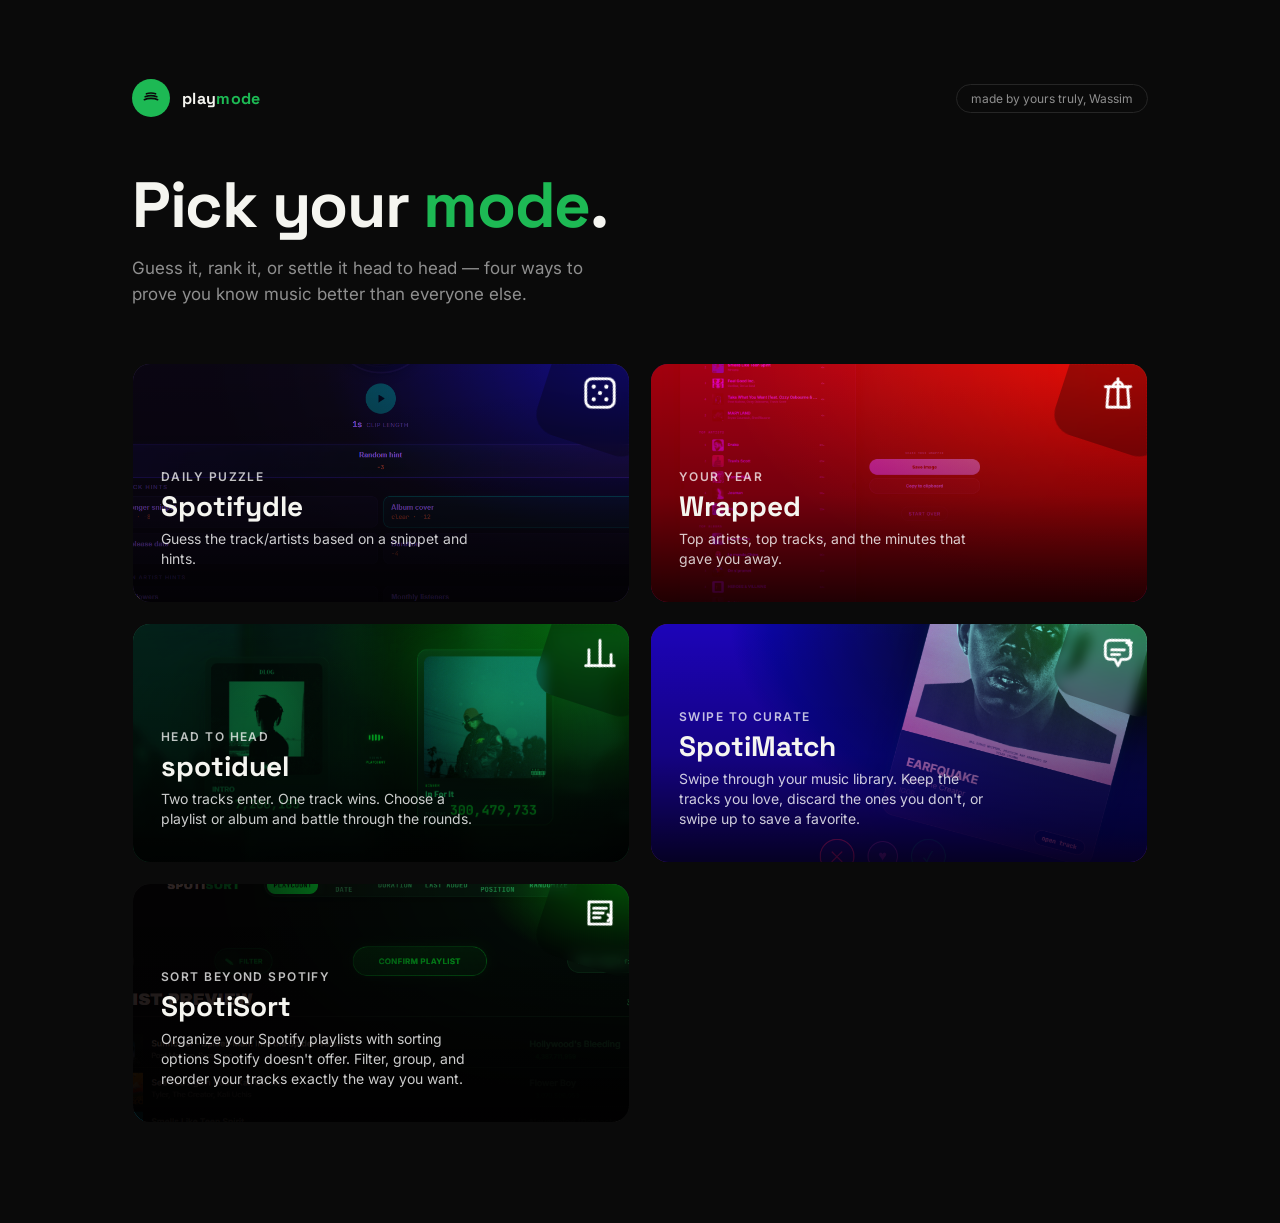
<file: index.html>
<!doctype html>
<html lang="en">
  <head>
    <meta charset="UTF-8" />
    <meta name="viewport" content="width=device-width, initial-scale=1.0" />
    <title>Pick a mode</title>
    <link rel="preconnect" href="https://fonts.googleapis.com" />
    <link
      href="https://fonts.googleapis.com/css2?family=Space+Grotesk:wght@400;500;600;700&family=Inter:wght@400;500;600;700&family=JetBrains+Mono:wght@500&display=swap"
      rel="stylesheet"
    />
    <link rel="stylesheet" href="../styles.css" />
    <style>
      :root {
        --bg: #0a0a0a;
        --line: #262626;
        --green: #1db954;
        --green-bright: #2fe573;
        --text: #f5f5f0;
        --text-muted: #8f8f8f;
      }

      * {
        margin: 0;
        padding: 0;
        box-sizing: border-box;
      }

      html,
      body {
        background: var(--bg);
        color: var(--text);
        font-family: "Inter", sans-serif;
        overflow-x: hidden;
        min-height: 100vh;
      }

      @media (prefers-reduced-motion: reduce) {
        * {
          animation-duration: 0.001ms !important;
          transition-duration: 0.001ms !important;
        }
      }

      /* ---------- ambient equalizer backdrop ---------- */
      .eq-backdrop {
        position: fixed;
        inset: 0;
        display: flex;
        align-items: flex-end;
        justify-content: center;
        gap: 6px;
        padding-bottom: 0;
        opacity: 0.05;
        pointer-events: none;
        z-index: 0;
      }
      .eq-backdrop span {
        width: 14px;
        background: var(--green);
        animation: eqmove 1.8s ease-in-out infinite;
      }
      @keyframes eqmove {
        0%,
        100% {
          height: 20px;
        }
        50% {
          height: 220px;
        }
      }

      /* ---------- layout ---------- */
      .wrap {
        position: relative;
        z-index: 1;
        max-width: 1080px;
        margin: 0 auto;
        padding: 64px 32px 100px;
      }

      header {
        display: flex;
        align-items: center;
        justify-content: space-between;
        margin-bottom: 56px;
      }
      .brand {
        display: flex;
        align-items: center;
        gap: 12px;
      }
      .brand-mark {
        width: 38px;
        height: 38px;
        border-radius: 50%;
        background: var(--green);
        display: flex;
        align-items: center;
        justify-content: center;
        flex-shrink: 0;
      }
      .brand-mark svg {
        width: 20px;
        height: 20px;
      }
      .brand-name {
        font-family: "Space Grotesk", sans-serif;
        font-weight: 700;
        font-size: 16px;
        letter-spacing: 0.02em;
        color: var(--text);
      }
      .brand-name span {
        color: var(--green);
      }

      .tagline-pill {
        font-size: 12px;
        color: var(--text-muted);
        border: 1px solid var(--line);
        padding: 6px 14px;
        border-radius: 99px;
        display: none;
      }
      @media (min-width: 640px) {
        .tagline-pill {
          display: block;
        }
      }

      .hero h1 {
        font-family: "Space Grotesk", sans-serif;
        font-weight: 700;
        font-size: clamp(36px, 6vw, 64px);
        line-height: 1.02;
        letter-spacing: -0.02em;
        max-width: 780px;
      }
      .hero h1 em {
        font-style: normal;
        color: var(--green);
      }
      .hero p {
        margin-top: 18px;
        font-size: 17px;
        color: var(--text-muted);
        max-width: 480px;
        line-height: 1.5;
      }

      /* ---------- grid of mode tiles ---------- */
      .grid {
        margin-top: 56px;
        display: grid;
        grid-template-columns: 1fr;
        gap: 20px;
      }
      @media (min-width: 720px) {
        .grid {
          grid-template-columns: 1fr 1fr;
        }
      }

      .tile {
        position: relative;
        border-radius: 18px;
        padding: 28px;
        min-height: 240px;
        overflow: hidden;
        cursor: pointer;
        border: 1px solid transparent;
        display: flex;
        flex-direction: column;
        justify-content: flex-end;
        text-decoration: none;
        color: inherit;
        transition:
          transform 0.35s cubic-bezier(0.2, 0.8, 0.2, 1),
          box-shadow 0.35s ease;
        -webkit-tap-highlight-color: transparent;
        isolation: isolate;
      }
      .tile:focus-visible {
        outline: 2px solid var(--green-bright);
        outline-offset: 3px;
      }
      .tile:hover,
      .tile:focus-visible {
        transform: translateY(-6px);
        box-shadow: 0 24px 48px -20px rgba(0, 0, 0, 0.6);
      }
      .tile:active {
        transform: translateY(-2px) scale(0.99);
      }

      /* base color layer - always visible, this is the fallback if the image is missing */
      .tile-base {
        position: absolute;
        inset: 0;
        z-index: 0;
      }

      /* photo layer, blended into the base gradient so any dropped-in image inherits the mode's palette */
      .tile-media {
        position: absolute;
        inset: -4%;
        width: 108%;
        height: 108%;
        background-size: cover;
        background-position: center;
        mix-blend-mode: overlay;
        opacity: 0.95;
        filter: saturate(1.15) contrast(1.05);
        transform: scale(1.06);
        transition: transform 0.6s cubic-bezier(0.2, 0.8, 0.2, 1);
        z-index: 1;
      }
      .tile:hover .tile-media {
        transform: scale(1.14);
      }

      .tile-scrim {
        position: absolute;
        inset: 0;
        z-index: 2;
        background: linear-gradient(
          180deg,
          rgba(0, 0, 0, 0.08) 0%,
          rgba(0, 0, 0, 0.35) 55%,
          rgba(0, 0, 0, 0.82) 100%
        );
      }

      /* rotated corner sticker */
      .sticker {
        position: absolute;
        top: -26px;
        right: -26px;
        width: 110px;
        height: 110px;
        border-radius: 22px;
        background: rgba(0, 0, 0, 0.3);
        backdrop-filter: blur(6px);
        display: flex;
        align-items: center;
        justify-content: center;
        transform: rotate(18deg);
        transition: transform 0.35s cubic-bezier(0.2, 0.8, 0.2, 1);
        z-index: 3;
      }
      .tile:hover .sticker {
        transform: rotate(8deg) scale(1.06);
      }
      .sticker svg {
        width: 38px;
        height: 38px;
        transform: rotate(-18deg);
      }

      .tile-content {
        position: relative;
        z-index: 3;
      }
      .tile-eyebrow {
        font-size: 12px;
        text-transform: uppercase;
        letter-spacing: 0.12em;
        color: rgba(255, 255, 255, 0.75);
        margin-bottom: 8px;
        font-weight: 600;
      }
      .tile-title {
        font-family: "Space Grotesk", sans-serif;
        font-weight: 700;
        font-size: 28px;
        line-height: 1.05;
        margin-bottom: 8px;
      }
      .tile-desc {
        font-size: 14px;
        color: rgba(255, 255, 255, 0.8);
        max-width: 320px;
        line-height: 1.4;
        margin-bottom: 6px;
      }
      .tile-route {
        font-family: "JetBrains Mono", monospace;
        font-size: 11px;
        color: rgba(255, 255, 255, 0.45);
        display: flex;
        align-items: center;
        gap: 5px;
      }
      .tile-route svg {
        width: 11px;
        height: 11px;
        opacity: 0.8;
      }

      .play-btn {
        position: absolute;
        right: 20px;
        bottom: 20px;
        width: 48px;
        height: 48px;
        border-radius: 50%;
        background: var(--green);
        display: flex;
        align-items: center;
        justify-content: center;
        z-index: 4;
        opacity: 0;
        transform: translateY(8px) scale(0.9);
        transition:
          opacity 0.3s ease,
          transform 0.3s ease,
          background 0.2s ease;
      }
      .tile:hover .play-btn,
      .tile:focus-visible .play-btn {
        opacity: 1;
        transform: translateY(0) scale(1);
      }
      .play-btn:hover {
        background: var(--green-bright);
      }
      .play-btn svg {
        width: 18px;
        height: 18px;
      }

      footer {
        margin-top: 64px;
        text-align: center;
        font-size: 12px;
        color: #5c5c5c;
      }
    </style>
  </head>
  <body>
    <div class="eq-backdrop" aria-hidden="true">
      <span style="animation-delay: 0s"></span>
      <span style="animation-delay: 0.15s"></span>
      <span style="animation-delay: 0.3s"></span>
      <span style="animation-delay: 0.45s"></span>
      <span style="animation-delay: 0.6s"></span>
      <span style="animation-delay: 0.75s"></span>
      <span style="animation-delay: 0.9s"></span>
    </div>

    <div class="wrap">
      <header>
        <div class="brand">
          <div class="brand-mark">
            <svg viewBox="0 0 24 24" fill="none">
              <path
                d="M4 14c4-2 12-2 16 0M5 10.5c5-2 9-2 14 0M6.5 7c4-1.4 7-1.4 11 0"
                stroke="#0a0a0a"
                stroke-width="2"
                stroke-linecap="round"
              />
            </svg>
          </div>
          <div class="brand-name">play<span>mode</span></div>
        </div>
        <div class="tagline-pill">made by yours truly, Wassim</div>
      </header>

      <div class="hero">
        <h1>Pick your <em>mode</em>.</h1>
        <p>
          Guess it, rank it, or settle it head to head — four ways to prove you
          know music better than everyone else.
        </p>
      </div>

      <div class="grid" id="grid"></div>
    </div>

    <script src="../script.js"></script>
    <script src="index.js"></script>
  </body>
</html>
</file>
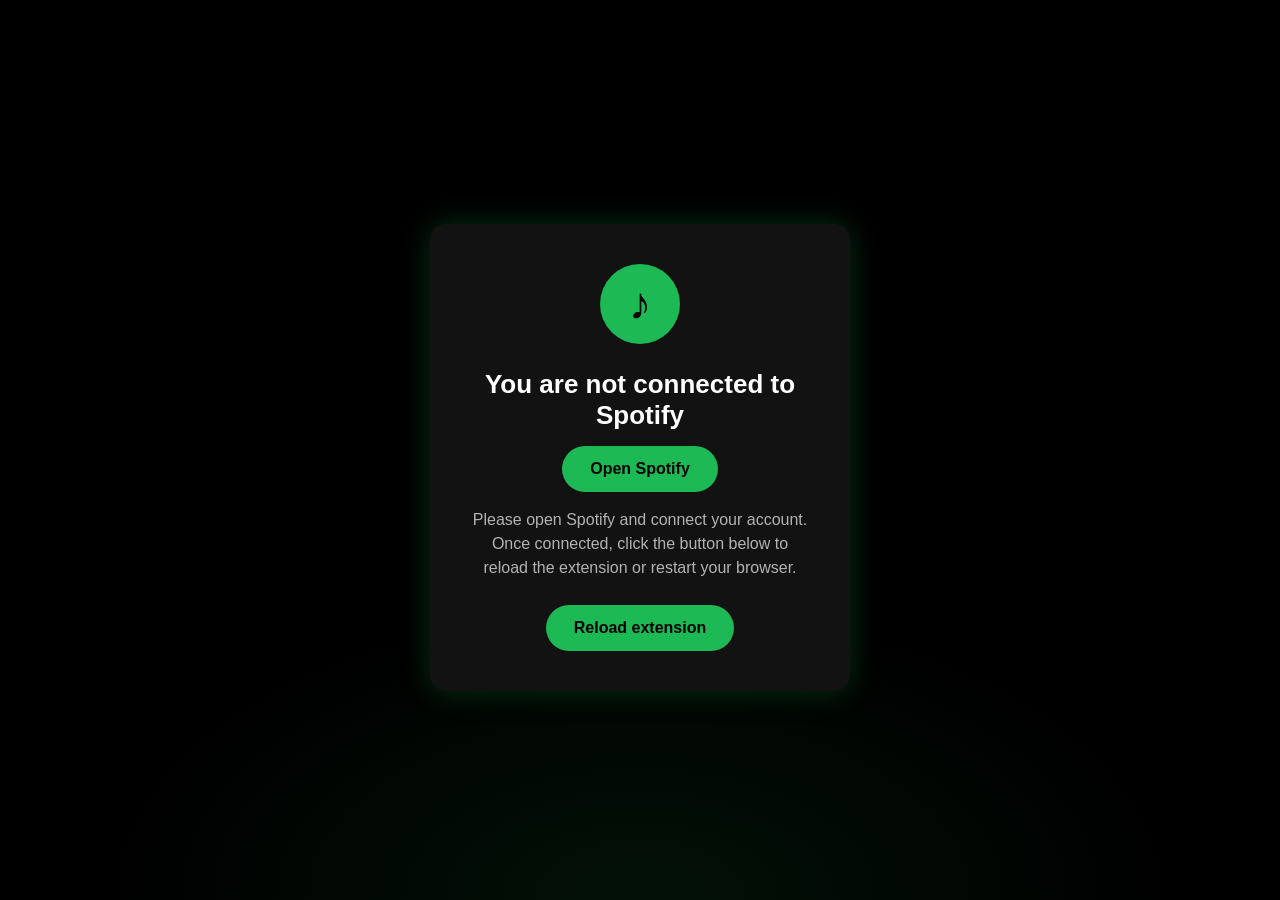
<file: notconnected/notconnected.html>
<!doctype html>
<html lang="en">
  <head>
    <meta charset="UTF-8" />
    <meta name="viewport" content="width=device-width, initial-scale=1.0" />
    <title>Not Connected to Spotify</title>
    <link rel="stylesheet" href="../styles.css" />
    <style>
      * {
        box-sizing: border-box;
        font-family: Arial, Helvetica, sans-serif;
      }

      body {
        margin: 0;
        height: 100vh;
        display: flex;
        align-items: center;
        justify-content: center;
        background: #000;
        color: white;
      }

      .card {
        background: #121212;
        padding: 40px;
        border-radius: 16px;
        text-align: center;
        width: 90%;
        max-width: 420px;
        box-shadow: 0 0 30px rgba(29, 185, 84, 0.25);
      }

      .logo {
        width: 80px;
        height: 80px;
        background: #1db954;
        border-radius: 50%;
        margin: 0 auto 25px;
        display: flex;
        align-items: center;
        justify-content: center;
        font-size: 45px;
        font-weight: bold;
        color: black;
      }

      h1 {
        font-size: 26px;
        margin-bottom: 15px;
      }

      p {
        color: #b3b3b3;
        line-height: 1.5;
        margin-bottom: 25px;
      }

      a {
        display: inline-block;
        background: #1db954;
        color: black;
        text-decoration: none;
        padding: 14px 28px;
        border-radius: 30px;
        font-weight: bold;
        transition: 0.2s;
      }

      a:hover {
        background: #1ed760;
        transform: scale(1.05);
      }
      .spotify-button {
        background: #1db954;
        color: #000;
        border: none;
        padding: 14px 28px;
        border-radius: 30px;
        font-size: 16px;
        font-weight: bold;
        cursor: pointer;
        transition:
          background 0.2s ease,
          transform 0.2s ease;
      }

      .spotify-button:hover {
        background: #1ed760;
        transform: scale(1.05);
      }

      .spotify-button:active {
        transform: scale(0.98);
      }
    </style>
  </head>

  <body>
    <div class="card" id="content">
      <div class="logo">♪</div>

      <h1>You are not connected to Spotify</h1>

      <a
        href="https://accounts.spotify.com/en/login?continue=https%3A%2F%2Fopen.spotify.com%2F"
        target="_blank"
      >
        Open Spotify
      </a>

      <p>
        Please open Spotify and connect your account. Once connected, click the
        button below to reload the extension or restart your browser.
      </p>

      <button class="spotify-button" id="extensionPage">
        Reload extension
      </button>
    </div>

    <script src="../script.js"></script>
    <script src="notconnected.js"></script>
  </body>
</html>
</file>
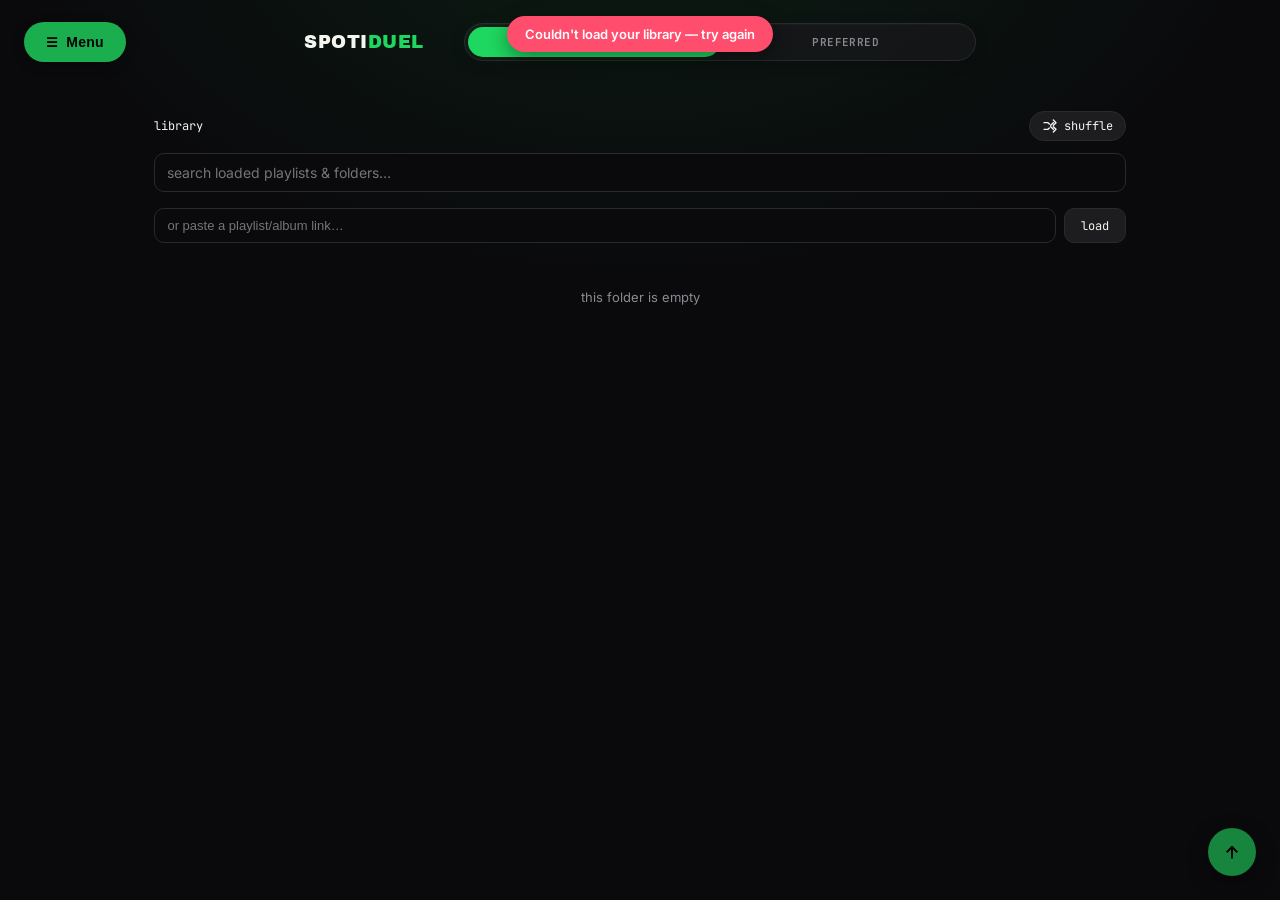
<file: spotiduel/spotiduel.html>
<!doctype html>
<html lang="en">
  <head>
    <meta charset="UTF-8" />
    <meta name="viewport" content="width=device-width, initial-scale=1.0" />

    <title>spotiduel</title>

    <link rel="preconnect" href="https://fonts.googleapis.com" />
    <link rel="preconnect" href="https://fonts.gstatic.com" crossorigin />
    <link
      href="https://fonts.googleapis.com/css2?family=Archivo+Black&family=Inter:wght@400;500;600;700&family=JetBrains+Mono:wght@400;500;700&display=swap"
      rel="stylesheet"
    />

    <link rel="stylesheet" href="../styles.css" />
    <link rel="stylesheet" href="spotiduel.css" />
  </head>

  <body>
    <div class="loading-overlay" id="loadingOverlay" hidden>
      <div id="vinyl" aria-hidden="true"></div>

      <p id="loading-text">
        Loading<span class="dots">
          <span>.</span>
          <span>.</span>
          <span>.</span>
        </span>
      </p>
    </div>

    <header id="topbar">
      <div class="wordmark">SPOTI<span class="wordmark-dle">DUEL</span></div>

      <div id="playMode" role="tablist" aria-label="Play mode">
        <div id="playModeSlider"></div>

        <button
          class="play-mode-option active"
          data-mode="most-played"
          role="tab"
          aria-selected="true"
          type="button"
        >
          Most Played
        </button>

        <button
          class="play-mode-option"
          data-mode="preferred"
          role="tab"
          aria-selected="false"
          type="button"
        >
          Preferred
        </button>
      </div>
    </header>

    <div class="scene">
      <div class="toast-container" id="toastContainer"></div>

      <section class="library" id="library">
        <div class="library-header">
          <button class="crumb-back" id="libraryBack" hidden type="button">
            ← back
          </button>

          <div class="breadcrumb" id="breadcrumb"></div>

          <button
            class="shuffle-btn"
            id="shuffleBtn"
            title="Pick a random playlist"
            type="button"
          >
            <svg
              viewBox="0 0 24 24"
              width="16"
              height="16"
              fill="none"
              stroke="currentColor"
              stroke-width="2"
              stroke-linecap="round"
              stroke-linejoin="round"
            >
              <path
                d="M17 3l4 4-4 4M3 7h6l2 2M17 21l4-4-4-4M3 17h6l2-2M13 13l4 4M13 11l4-4"
              />
            </svg>
            shuffle
          </button>
        </div>

        <div class="library-search">
          <input
            type="text"
            id="librarySearch"
            placeholder="search loaded playlists & folders…"
            autocomplete="off"
          />
        </div>

        <div class="library-url-row">
          <input
            type="text"
            id="playlistUrlInput"
            placeholder="or paste a playlist/album link…"
            autocomplete="off"
          />

          <button class="url-load-btn" id="playlistUrlBtn" type="button">
            load
          </button>
        </div>

        <div class="library-grid" id="libraryGrid"></div>

        <div class="library-empty" id="libraryEmpty" hidden>
          this folder is empty
        </div>

        <button
          id="backToTopBtn"
          aria-label="Back to top"
          title="Back to top"
          type="button"
        >
          <svg viewBox="0 0 24 24" aria-hidden="true">
            <path d="M12 5L5.5 11.5L7 13l4-4v10h2V9l4 4 1.5-1.5L12 5z" />
          </svg>
        </button>
      </section>

      <main class="game" id="game" hidden>
        <div class="game-header">
          <button class="game-back" id="gameBack" type="button">
            ← library
          </button>

          <div class="game-context">
            <div class="game-mode-label" id="gameModeLabel">MOST PLAYED</div>
            <div class="game-playlist-name" id="gamePlaylistName"></div>
          </div>
        </div>

        <div class="game-status" id="gameInfo">
          <span id="gameStatus"></span><br /><span id="roundStatus"></span>
        </div>

        <section class="duel" id="duel">
          <div
            class="playcount-reveal"
            id="playcountReveal"
            aria-hidden="true"
          ></div>
          <div class="track-option">
            <article class="track-card" id="trackCardA" tabindex="0">
              <div class="track-cover-wrap">
                <img class="track-cover" id="trackCoverA" alt="" />
                <div class="track-cover-placeholder" id="trackPlaceholderA">
                  ♪
                </div>
              </div>

              <div class="track-info">
                <div class="track-name" id="trackNameA"></div>
                <div class="track-artists" id="trackArtistsA"></div>
                <div class="track-album" id="trackAlbumA"></div>
              </div>
            </article>

            <a
              class="track-open-button"
              id="trackUrlA"
              href="#"
              target="_blank"
              rel="noopener noreferrer"
            >
              <span>Open track</span>
              <span class="track-open-arrow" aria-hidden="true">↗</span>
            </a>
            <audio id="gameAudioA" preload="none" loop></audio>
          </div>

          <div class="duel-vs" aria-hidden="true">VS</div>

          <div class="track-option">
            <article class="track-card" id="trackCardB" tabindex="0">
              <div class="track-cover-wrap">
                <img class="track-cover" id="trackCoverB" alt="" />
                <div class="track-cover-placeholder" id="trackPlaceholderB">
                  ♪
                </div>
              </div>

              <div class="track-info">
                <div class="track-name" id="trackNameB"></div>
                <div class="track-artists" id="trackArtistsB"></div>
                <div class="track-album" id="trackAlbumB"></div>
              </div>
            </article>

            <a
              class="track-open-button"
              id="trackUrlB"
              href="#"
              target="_blank"
              rel="noopener noreferrer"
            >
              <span>Open track</span>
              <span class="track-open-arrow" aria-hidden="true">↗</span>
            </a>
            <audio id="gameAudioB" preload="none" loop></audio>
          </div>
        </section>

        <div class="duel-hint">
          hover/hold to play snippet · click to choose
        </div>
      </main>

      <section class="result-screen" id="resultScreen" hidden>
        <div class="result-inner">
          <div class="result-eyebrow" id="resultEyebrow"></div>

          <h1 class="result-title" id="resultTitle"></h1>

          <p class="result-subtitle" id="resultSubtitle"></p>
          <div id="resultRounds" class="result-rounds" aria-live="polite"></div>

          <div class="result-track" id="resultTrack"></div>

          <div class="result-actions">
            <button
              class="result-button primary"
              id="resultPlayAgain"
              type="button"
            >
              play again
            </button>

            <button
              class="result-button secondary"
              id="resultLibrary"
              type="button"
            >
              library
            </button>
          </div>
        </div>
        <div id="resultHistory"></div>
      </section>
    </div>

    <audio id="audioA" preload="none"></audio>

    <script src="../script.js"></script>
    <script src="spotiduel.js"></script>
  </body>
</html>
</file>
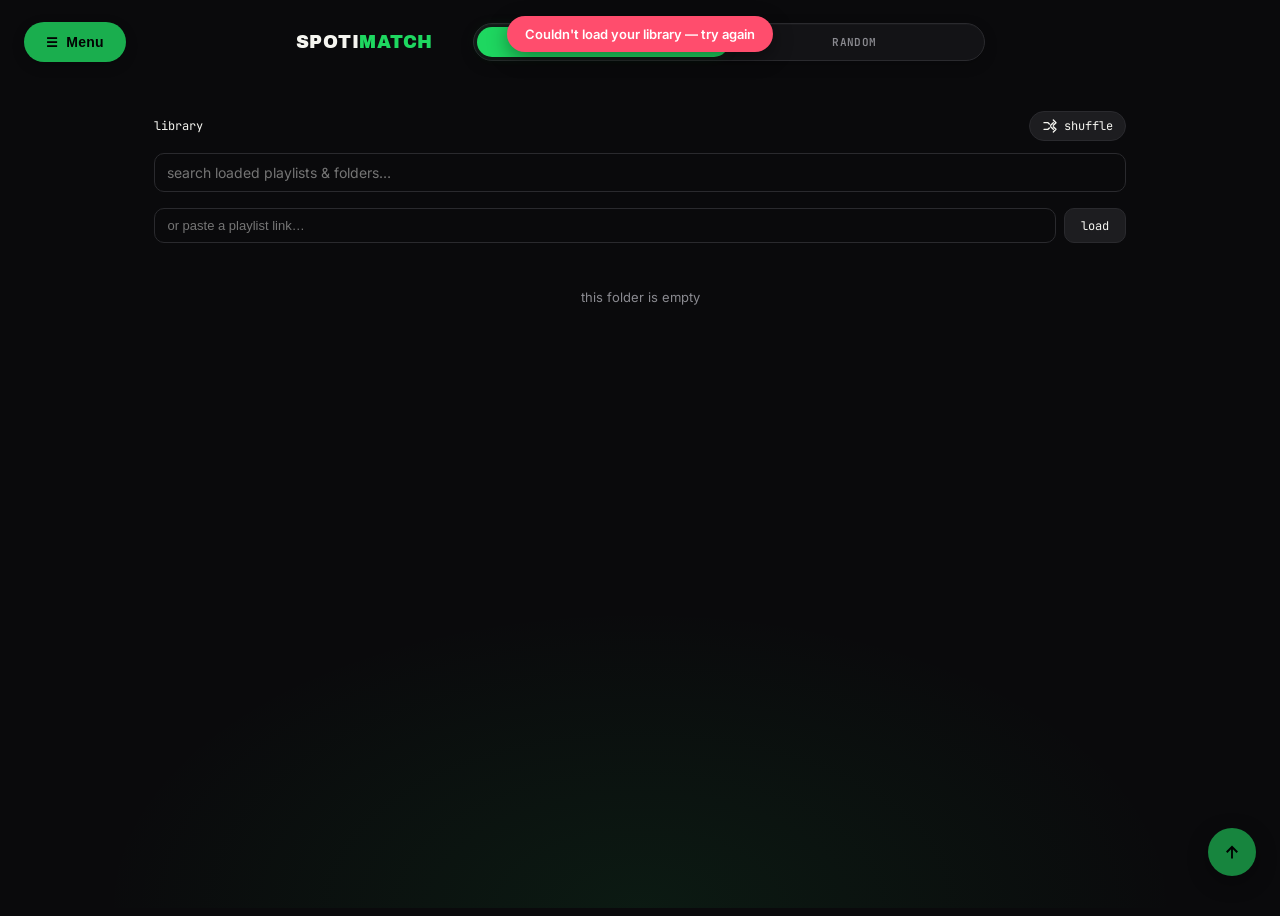
<file: spotimatch/spotimatch.html>
<!doctype html>
<html lang="en">
  <head>
    <meta charset="UTF-8" />
    <meta name="viewport" content="width=device-width, initial-scale=1.0" />
    <title>SPOTIMATCH</title>
    <link rel="preconnect" href="https://fonts.googleapis.com" />
    <link rel="preconnect" href="https://fonts.gstatic.com" crossorigin />
    <link
      href="https://fonts.googleapis.com/css2?family=Archivo+Black&family=Inter:wght@400;500;600;700&family=JetBrains+Mono:wght@400;500;700&display=swap"
      rel="stylesheet"
    />
    <link rel="stylesheet" href="../styles.css" />
    <link rel="stylesheet" href="spotimatch.css" />
  </head>
  <body>
    <header id="topbar">
      <div class="wordmark">SPOTI<span class="wordmark-dle">MATCH</span></div>

      <div id="playMode" role="tablist" aria-label="Play mode">
        <div id="playModeSlider"></div>
        <button
          class="play-mode-option"
          data-mode="in order"
          role="tab"
          aria-selected="false"
          type="button"
        ></button>
        <button
          class="play-mode-option active"
          data-mode="random"
          role="tab"
          aria-selected="true"
          type="button"
          title="Swipping fast in random mode may take longer to load the next track"
        ></button>
      </div>
      <button id="quitCuratingBtn" class="quit-btn" hidden>
        Confirm choices
      </button>
    </header>
    <div class="loading-overlay" id="loadingOverlay" hidden>
      <div id="vinyl" aria-hidden="true"></div>
      <p id="loading-text">
        Loading<span class="dots"
          ><span>.</span><span>.</span><span>.</span></span
        >
      </p>
    </div>
    <div class="scene">
      <!-- LIBRARY — the initial view. Only this shows at boot. -->
      <div class="toast-container" id="toastContainer"></div>

      <section class="library" id="library">
        <div class="library-header">
          <button class="crumb-back" id="libraryBack" hidden>← back</button>
          <div class="breadcrumb" id="breadcrumb"></div>
          <button
            class="shuffle-btn"
            id="shuffleBtn"
            title="Pick a random playlist"
          >
            <svg
              viewBox="0 0 24 24"
              width="16"
              height="16"
              fill="none"
              stroke="currentColor"
              stroke-width="2"
              stroke-linecap="round"
              stroke-linejoin="round"
            >
              <path
                d="M17 3l4 4-4 4M3 7h6l2 2M17 21l4-4-4-4M3 17h6l2-2M13 13l4 4M13 11l4-4"
              />
            </svg>
            shuffle
          </button>
        </div>

        <div class="library-search">
          <input
            type="text"
            id="librarySearch"
            placeholder="search loaded playlists & folders…"
            autocomplete="off"
          />
        </div>

        <div class="library-url-row">
          <input
            type="text"
            id="playlistUrlInput"
            placeholder="or paste a playlist link…"
            autocomplete="off"
          />
          <button class="url-load-btn" id="playlistUrlBtn">load</button>
        </div>

        <div class="library-grid" id="libraryGrid"></div>
        <div class="library-empty" id="libraryEmpty" hidden>
          this folder is empty
        </div>
        <button id="backToTopBtn" aria-label="Back to top" title="Back to top">
          <svg viewBox="0 0 24 24" aria-hidden="true">
            <path d="M12 5L5.5 11.5L7 13l4-4v10h2V9l4 4 1.5-1.5L12 5z" />
          </svg>
        </button>
      </section>

      <section class="game" id="gameSection" hidden>
        <div id="cardDeck" class="card-deck"></div>
        <div class="card-controls">
          <button id="btnRemove" class="ctrl-btn remove-btn">✕</button>
          <button id="btnLike" class="ctrl-btn like-btn">♥</button>
          <button id="btnKeep" class="ctrl-btn keep-btn">✓</button>
        </div>
      </section>
    </div>

    <div id="confirmModal" class="modal-overlay" hidden>
      <div class="modal-content">
        <p id="confirmText"></p>
        <div class="modal-actions">
          <button id="confirmYes" class="modal-btn green-btn">Yes</button>
          <button id="confirmNo" class="modal-btn gray-btn">No</button>
        </div>
      </div>
    </div>

    <audio id="audio" preload="none" loop></audio>

    <script src="../script.js"></script>
    <script src="spotimatch.js"></script>
  </body>
</html>
</file>
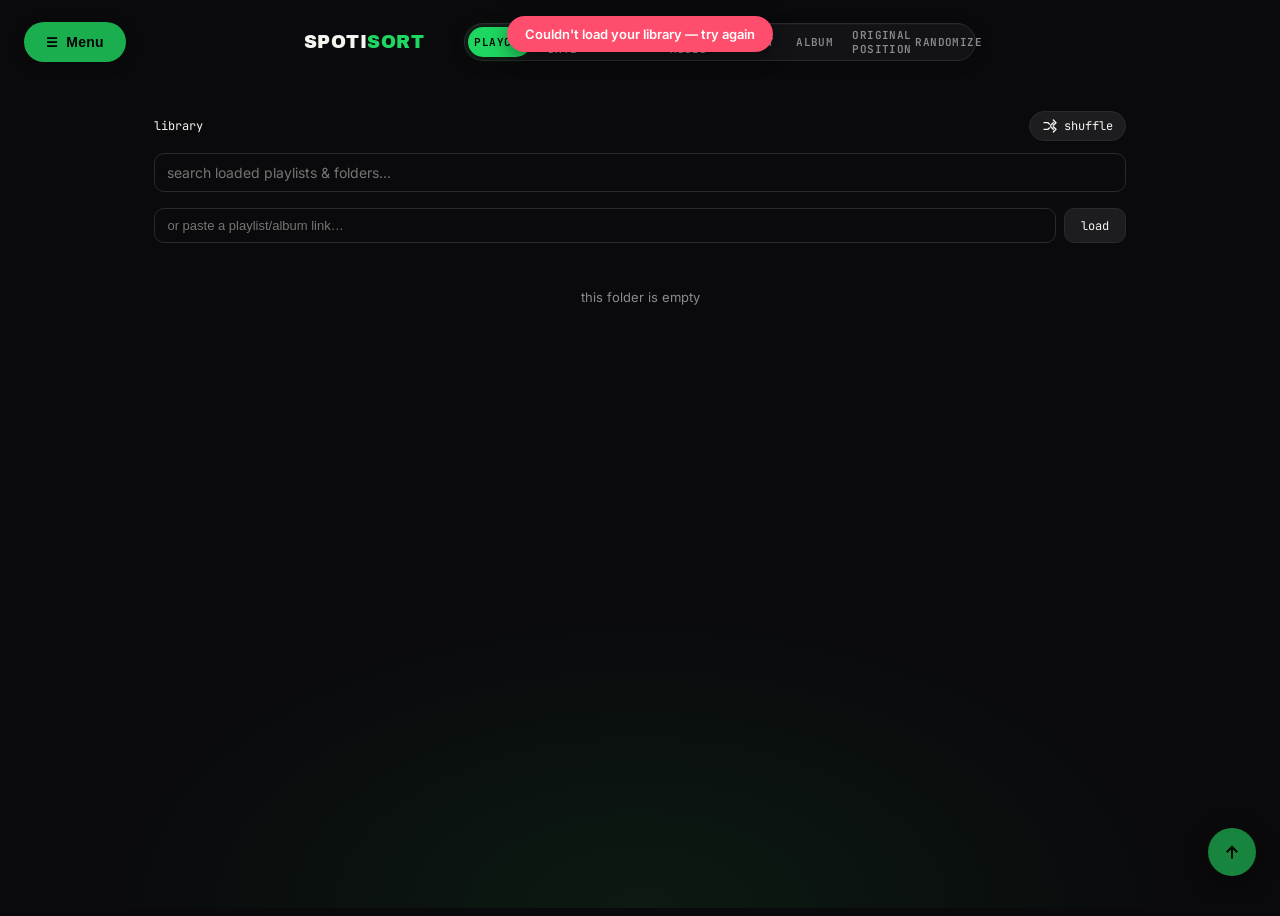
<file: spotisort/spotisort.html>
<!doctype html>
<html lang="en">
  <head>
    <meta charset="UTF-8" />
    <meta name="viewport" content="width=device-width, initial-scale=1.0" />
    <title>SPOTISORT</title>
    <link rel="preconnect" href="https://fonts.googleapis.com" />
    <link rel="preconnect" href="https://fonts.gstatic.com" crossorigin />
    <link
      href="https://fonts.googleapis.com/css2?family=Archivo+Black&family=Inter:wght@400;500;600;700&family=JetBrains+Mono:wght@400;500;700&display=swap"
      rel="stylesheet"
    />
    <link rel="stylesheet" href="../styles.css" />
    <link rel="stylesheet" href="spotisort.css" />
  </head>
  <body>
    <header id="topbar">
      <div class="wordmark">SPOTI<span class="wordmark-dle">SORT</span></div>

      <div id="playMode" role="tablist" aria-label="Play mode">
        <div id="playModeSlider"></div>

        <button
          class="play-mode-option active"
          data-mode="Playcount"
          role="tab"
          aria-selected="true"
          type="button"
        ></button>

        <button
          class="play-mode-option"
          data-mode="Release date"
          role="tab"
          aria-selected="false"
          type="button"
        ></button>
        <button
          class="play-mode-option"
          data-mode="Duration"
          role="tab"
          aria-selected="false"
          type="button"
        ></button>
        <button
          class="play-mode-option"
          data-mode="Last Added"
          role="tab"
          aria-selected="false"
          type="button"
        ></button>
        <button
          class="play-mode-option"
          data-mode="Artist"
          role="tab"
          aria-selected="false"
          type="button"
        ></button>
        <button
          class="play-mode-option"
          data-mode="Album"
          role="tab"
          aria-selected="false"
          type="button"
        ></button>
        <button
          class="play-mode-option"
          data-mode="Original Position"
          role="tab"
          aria-selected="false"
          type="button"
        ></button>
        <button
          class="play-mode-option"
          data-mode="Randomize"
          role="tab"
          aria-selected="false"
          type="button"
        ></button>
      </div>
    </header>
    <div class="loading-overlay" id="loadingOverlay" hidden>
      <div id="vinyl" aria-hidden="true"></div>
      <p id="loading-text">
        Loading<span class="dots"
          ><span>.</span><span>.</span><span>.</span></span
        ><br /><span id="loadingState"></span>
      </p>
    </div>
    <div class="scene">
      <!-- LIBRARY — the initial view. Only this shows at boot. -->
      <div class="toast-container" id="toastContainer"></div>

      <section class="library" id="library">
        <div class="library-header">
          <button class="crumb-back" id="libraryBack" hidden>← back</button>
          <div class="breadcrumb" id="breadcrumb"></div>
          <button
            class="shuffle-btn"
            id="shuffleBtn"
            title="Pick a random playlist"
          >
            <svg
              viewBox="0 0 24 24"
              width="16"
              height="16"
              fill="none"
              stroke="currentColor"
              stroke-width="2"
              stroke-linecap="round"
              stroke-linejoin="round"
            >
              <path
                d="M17 3l4 4-4 4M3 7h6l2 2M17 21l4-4-4-4M3 17h6l2-2M13 13l4 4M13 11l4-4"
              />
            </svg>
            shuffle
          </button>
        </div>

        <div class="library-search">
          <input
            type="text"
            id="librarySearch"
            placeholder="search loaded playlists & folders…"
            autocomplete="off"
          />
        </div>

        <div class="library-url-row">
          <input
            type="text"
            id="playlistUrlInput"
            placeholder="or paste a playlist/album link…"
            autocomplete="off"
          />
          <button class="url-load-btn" id="playlistUrlBtn">load</button>
        </div>

        <div class="library-grid" id="libraryGrid"></div>
        <div class="library-empty" id="libraryEmpty" hidden>
          this folder is empty
        </div>
      </section>
      <section id="playlistPreview">
        <div class="playlist-preview-toolbar">
          <button id="playlistBackBtn" type="button"></button>
          <button id="filterPlaylistBtn" type="button"></button>
          <button id="confirmPlaylist" type="button"></button>
          <button id="orderToggle" type="button" hidden></button>
        </div>
        <div id="playlistPreviewHeader">
          <h2>playlist preview</h2>
          <span id="playlistPreviewCount"></span>
        </div>
        <div id="playlistPreviewList"></div>
      </section>
    </div>
    <div id="confirmationOverlay" class="spotify-popup" hidden>
      <div
        class="confirmation-dialog"
        role="dialog"
        aria-modal="true"
        aria-labelledby="confirmation-title"
      >
        <h2 id="confirmation-title">Save playlist</h2>

        <div class="playlist-options">
          <label class="playlist-option">
            <input type="radio" name="playlist-action" value="new" checked />

            <span class="playlist-option-content">
              <span class="playlist-option-title"> Save as new playlist </span>

              <span class="new-playlist-fields">
                <span class="field">
                  <span class="field-label">Playlist name</span>
                  <input
                    id="playlist-name"
                    name="playlist-name"
                    type="text"
                    maxlength="100"
                    placeholder="My playlist"
                    required
                  />
                </span>

                <span class="field">
                  <span class="field-label">Description</span>
                  <textarea
                    id="playlist-description"
                    name="playlist-description"
                    rows="3"
                    maxlength="300"
                    placeholder="Add a description..."
                  ></textarea>
                </span>
              </span>
            </span>
          </label>

          <label class="playlist-option" id="dangerousOption">
            <input type="radio" name="playlist-action" value="replace" />

            <span class="playlist-option-content">
              <span class="playlist-option-title">
                Replace current playlist
              </span>

              <div class="replace-warning">
                <p>This will permanently replace the current playlist.</p>
                <p>
                  Make sure to have a stable connection or your playlist might
                  become incomplete.
                </p>
              </div>
            </span>
          </label>
        </div>

        <div class="confirmation-actions">
          <button
            type="button"
            id="cancel-playlist"
            class="overlay-button button-secondary"
          >
            Cancel
          </button>

          <button
            type="button"
            id="confirm-playlist"
            class="overlay-button button-primary"
          >
            Save playlist
          </button>
        </div>
      </div>
    </div>

    <div id="filterOverlay" class="spotify-popup" hidden>
      <div
        class="confirmation-dialog filter-dialog"
        role="dialog"
        aria-modal="true"
        aria-labelledby="filter-title"
      >
        <h2 id="filter-title">Filter playlist</h2>

        <div class="filter-form">
          <div class="filter-group autocomplete-group">
            <label for="artistFilter">Artist</label>

            <div class="autocomplete-input-wrapper">
              <input
                id="artistFilter"
                name="artist"
                type="text"
                autocomplete="off"
                placeholder="Any artist"
              />

              <div class="autocomplete-input-line"></div>
            </div>

            <div id="artistSelected" class="autocomplete-selected"></div>

            <div
              id="artistSuggestions"
              class="autocomplete-suggestions"
              role="listbox"
              hidden
            ></div>

            <div
              class="filter-mode-toggle"
              role="group"
              aria-label="Artist filter mode"
            >
              <button
                type="button"
                class="filter-mode-option active"
                data-mode="include"
                id="artistIncludeMode"
              >
                Only these artists
              </button>

              <button
                type="button"
                class="filter-mode-option"
                data-mode="exclude"
                id="artistExcludeMode"
              >
                Exclude these artists
              </button>
            </div>
          </div>
          <div class="filter-group autocomplete-group">
            <label for="albumFilter">Album</label>

            <div class="autocomplete-input-wrapper">
              <input
                id="albumFilter"
                name="album"
                type="text"
                autocomplete="off"
                placeholder="Any album"
              />

              <div class="autocomplete-input-line"></div>
            </div>

            <div id="albumSelected" class="autocomplete-selected"></div>

            <div
              id="albumSuggestions"
              class="autocomplete-suggestions"
              role="listbox"
              hidden
            ></div>

            <div
              class="filter-mode-toggle"
              role="group"
              aria-label="Album filter mode"
            >
              <button
                type="button"
                class="filter-mode-option active"
                data-mode="include"
                id="albumIncludeMode"
              >
                Only these albums
              </button>

              <button
                type="button"
                class="filter-mode-option"
                data-mode="exclude"
                id="albumExcludeMode"
              >
                Exclude these albums
              </button>
            </div>
          </div>
          <!-- Release date -->
          <fieldset class="filter-group date-range-group">
            <legend>Release date</legend>

            <div class="date-range">
              <div class="date-field">
                <label for="releaseDateFrom">From</label>
                <input
                  id="releaseDateFrom"
                  name="releaseDateFrom"
                  type="date"
                />
              </div>

              <span class="date-separator">–</span>

              <div class="date-field">
                <label for="releaseDateTo">To</label>
                <input id="releaseDateTo" name="releaseDateTo" type="date" />
              </div>
            </div>

            <button
              id="clearReleaseDate"
              class="clear-date-button"
              type="button"
            >
              Clear dates
            </button>
          </fieldset>

          <!-- Duration -->
          <div class="filter-group duration-group">
            <div class="filter-label-row">
              <label>Duration</label>

              <span id="durationValue" class="filter-value">
                Any duration
              </span>
            </div>

            <div class="duration-slider">
              <div class="slider-track"></div>
              <div id="durationRange" class="slider-range"></div>

              <input
                id="durationMin"
                type="range"
                min="0"
                max="2400"
                step="1"
                value="0"
                aria-label="Minimum duration"
              />

              <input
                id="durationMax"
                type="range"
                min="0"
                max="2400"
                step="1"
                value="2400"
                aria-label="Maximum duration"
              />
            </div>

            <div class="duration-labels">
              <span>0:00</span>
              <span>40:00</span>
            </div>
          </div>

          <!-- Added date -->
          <fieldset class="filter-group date-range-group">
            <legend>Added date</legend>

            <div class="date-range">
              <div class="date-field">
                <label for="addedDateFrom">From</label>
                <input id="addedDateFrom" name="addedDateFrom" type="date" />
              </div>

              <span class="date-separator">–</span>

              <div class="date-field">
                <label for="addedDateTo">To</label>
                <input id="addedDateTo" name="addedDateTo" type="date" />
              </div>
            </div>

            <button id="clearAddedDate" class="clear-date-button" type="button">
              Clear dates
            </button>
          </fieldset>

          <!-- Unplayable -->
          <label class="checkbox-filter" for="removeUnplayable">
            <input
              id="removeUnplayable"
              name="removeUnplayable"
              type="checkbox"
            />

            <span class="custom-checkbox" aria-hidden="true"></span>

            <span class="checkbox-label"> Remove unplayable songs </span>
          </label>
          <label class="checkbox-filter" for="removeDuplicates">
            <input
              id="removeDuplicates"
              name="removeDuplicates"
              type="checkbox"
            />

            <span class="custom-checkbox" aria-hidden="true"></span>

            <span class="checkbox-label"> Remove duplicate songs </span>
          </label>
        </div>

        <!-- Actions -->
        <div class="filter-actions">
          <button
            id="cancelFilters"
            class="overlay-button button-secondary"
            type="button"
          >
            Cancel
          </button>

          <button
            id="saveFilters"
            class="overlay-button button-primary"
            type="button"
          >
            Save
          </button>
        </div>
      </div>
    </div>
    <button id="backToTopBtn" aria-label="Back to top" title="Back to top">
      <svg viewBox="0 0 24 24" aria-hidden="true">
        <path d="M12 5L5.5 11.5L7 13l4-4v10h2V9l4 4 1.5-1.5L12 5z" />
      </svg>
    </button>

    <script src="../script.js"></script>
    <script src="spotisort.js"></script>
  </body>
</html>
</file>
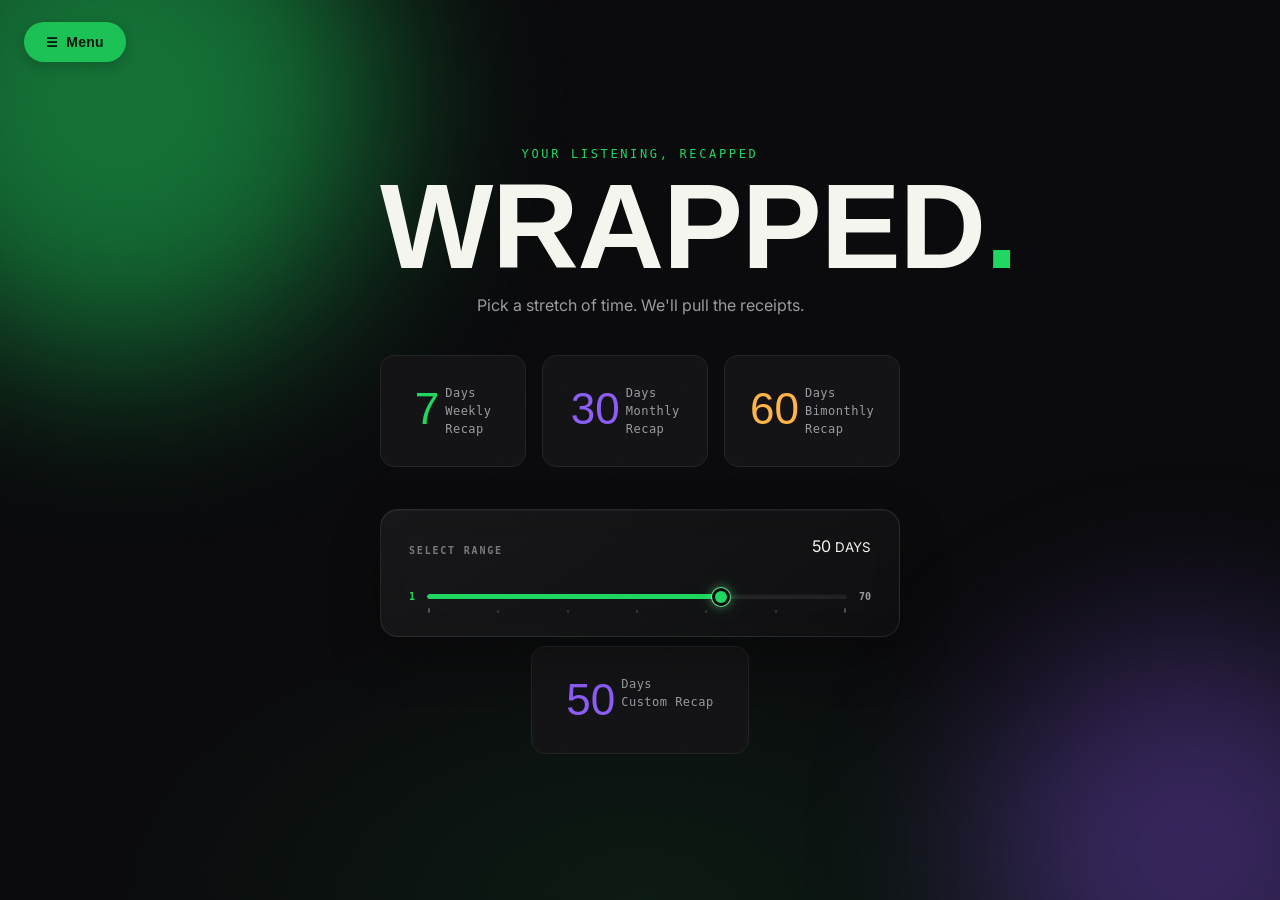
<file: wrapped/wrapped.html>
<!doctype html>
<html lang="en">
  <head>
    <meta charset="UTF-8" />
    <meta name="viewport" content="width=device-width, initial-scale=1.0" />
    <title>Early Wrapped</title>

    <link rel="preconnect" href="https://fonts.googleapis.com" />
    <link rel="preconnect" href="https://fonts.gstatic.com" crossorigin />
    <link
      href="https://fonts.googleapis.com/css2?family=Anton&family=IBM+Plex+Mono:wght@400;500;600&family=Inter:wght@400;500;600;700;800&display=swap"
      rel="stylesheet"
    />

    <link rel="stylesheet" href="../styles.css" />
    <link rel="stylesheet" href="wrapped.css" />
  </head>
  <body>
    <div class="noise-layer" aria-hidden="true"></div>
    <div id="topbar">
      <div class="story-nav" id="story-nav" aria-hidden="true"></div>
    </div>
    <!-- ============ SCREEN 1: PICKER ============ -->
    <section id="screen-picker" class="screen screen--picker is-active">
      <div class="blob blob--a" aria-hidden="true"></div>
      <div class="blob blob--b" aria-hidden="true"></div>

      <div class="picker-content">
        <p class="eyebrow">YOUR LISTENING, RECAPPED</p>
        <h1 class="hero-title">
          Wrapped<span class="hero-title__dot">.</span>
        </h1>
        <p class="picker-sub">
          Pick a stretch of time. We'll pull the receipts.
        </p>
        <div class="range-options">
          <div class="picker-options">
            <button class="range-card" data-range="7">
              <span class="range-card__num">7</span>
              <span class="range-card__label">Days<br />Weekly Recap</span>
            </button>
            <button class="range-card" data-range="30">
              <span class="range-card__num">30</span>
              <span class="range-card__label">Days<br />Monthly Recap</span>
            </button>
            <button class="range-card" data-range="60">
              <span class="range-card__num">60</span>
              <span class="range-card__label">Days<br />Bimonthly Recap</span>
            </button>
          </div>
          <div id="spotiSlider">
            <div class="range-slider">
              <div class="range-slider__header">
                <span class="range-slider__eyebrow">SELECT RANGE</span>

                <div id="rangeSliderValue">
                  <span id="rangeValue"></span>
                  <small>DAYS</small>
                </div>
              </div>

              <div class="range-slider__control">
                <span class="range-slider__min">1</span>

                <div class="range-slider__track-wrap">
                  <div class="range-slider__track">
                    <div class="range-slider__fill" id="rangeFill"></div>
                    <div class="range-slider__glow" id="rangeGlow"></div>
                  </div>

                  <input
                    id="rangeSlider"
                    class="range-slider__input"
                    type="range"
                    min="1"
                    max="70"
                    value="50"
                  />

                  <div class="range-slider__ticks">
                    <span></span>
                    <span></span>
                    <span></span>
                    <span></span>
                    <span></span>
                    <span></span>
                    <span></span>
                  </div>
                </div>

                <span class="range-slider__max">70</span>
              </div>
            </div>
            <button id="customCard" class="range-card" data-range="">
              <span class="range-card__num"></span>
              <span class="range-card__label">Days<br />Custom Recap</span>
            </button>
          </div>
        </div>
      </div>
    </section>

    <!-- ============ SCREEN 2: LOADING ============ -->
    <div class="loading-overlay" id="loadingOverlay" hidden>
      <div id="vinyl" aria-hidden="true"></div>
      <p id="loading-text">
        Loading<span class="dots"
          ><span>.</span><span>.</span><span>.</span></span
        ><br /><span id="loadingState"></span>
      </p>
    </div>

    <!-- ============ SCREEN 3: EMPTY / ERROR ============ -->
    <section id="screen-empty" class="screen screen--empty">
      <p class="eyebrow">NOTHING HERE YET</p>
      <h2 class="empty-title">No plays found for this period.</h2>
      <p class="empty-sub" id="empty-detail">
        Try a different range once you've listened to something.
      </p>
      <button class="ghost-btn" id="btn-back-from-empty">← Back</button>
    </section>

    <!-- ============ SCREEN 4: STORY ============ -->
    <section id="screen-story" class="screen screen--story">
      <button
        class="story-arrow story-arrow--prev"
        id="btn-prev"
        aria-label="Previous slide"
      >
        ‹
      </button>
      <button
        class="story-arrow story-arrow--next"
        id="btn-next"
        aria-label="Next slide"
      >
        ›
      </button>

      <div class="story-track" id="story-track">
        <!-- SLIDE 0 — HERO -->
        <article class="slide slide--hero" data-accent="green">
          <p class="eyebrow" id="slide-hero-range">MONTHLY RECAP</p>
          <h2 class="slide-hero__number" id="stat-total-plays">0</h2>
          <p class="slide-hero__label">tracks played</p>
          <div class="slide-hero__row">
            <div class="mini-stat">
              <span class="mini-stat__num" id="stat-total-minutes">0</span>
              <span class="mini-stat__label">minutes</span>
            </div>
            <div class="mini-stat">
              <span class="mini-stat__num" id="stat-total-artists">0</span>
              <span class="mini-stat__label">artists</span>
            </div>
            <div class="mini-stat">
              <span class="mini-stat__num" id="stat-total-albums">0</span>
              <span class="mini-stat__label">albums</span>
            </div>
            <div class="mini-stat">
              <span class="mini-stat__num" id="stat-total-average-minute"
                >0</span
              >
              <span class="mini-stat__label">minutes/day</span>
            </div>
            <div class="mini-stat">
              <span class="mini-stat__num" id="stat-total-average-track"
                >0</span
              >
              <span class="mini-stat__label">tracks/day</span>
            </div>
            <div class="mini-stat">
              <div>
                <span class="mini-stat__num" id="stat-total-unique-tracks"
                  >0</span
                >
                %
              </div>
              <span class="mini-stat__label">unique tracks</span>
            </div>
          </div>
          <p class="slide-hint">swipe or press → to continue</p>
        </article>

        <!-- SLIDE 1 — TOP TRACKS -->
        <article class="slide slide--list" data-accent="coral">
          <p class="eyebrow">TOP 5</p>
          <h2 class="slide-title">Tracks</h2>
          <ol class="rank-list" id="list-tracks"></ol>
          <p class="stat-top">
            <span id="stat-top-track"></span>
          </p>
        </article>

        <!-- SLIDE 2 — TOP ARTISTS -->
        <article class="slide slide--list" data-accent="violet">
          <p class="eyebrow">TOP 5</p>
          <h2 class="slide-title">Artists</h2>
          <ol class="rank-list rank-list--round" id="list-artists"></ol>
          <p class="stat-top">
            <span id="stat-top-artist"></span>
          </p>
        </article>

        <!-- SLIDE 3 — TOP ALBUMS -->
        <article class="slide slide--list" data-accent="gold">
          <p class="eyebrow">TOP 5</p>
          <h2 class="slide-title">Albums</h2>
          <ol class="rank-list" id="list-albums"></ol>
          <p class="stat-top">
            <span id="stat-top-album"></span>
          </p>
        </article>

        <!-- SLIDE 4 — PEAK DAY -->
        <article class="slide slide--peak" data-accent="green">
          <p class="eyebrow">YOUR LOUDEST DAY</p>

          <div class="peak-chart-wrap">
            <div class="peak-chart" id="peak-chart">
              <!-- Bars inserted by JS -->
            </div>
          </div>

          <div class="peak-info">
            <h2 class="peak-date" id="stat-peak-date">—</h2>
            <div class="peak-sub">
              <div>
                <span id="stat-peak-count">0</span> tracks in a single day
              </div>
              <span id="stat-top-day"></span>
            </div>
          </div>
        </article>

        <!-- SLIDE 5 — SHARE / TICKET -->
        <article class="slide slide--share" data-accent="green">
          <p class="eyebrow">YOUR TICKET</p>
          <div id="finalTicket">
            <div class="ticket" id="ticket-card">
              <div
                class="ticket__hole ticket__hole--left"
                aria-hidden="true"
              ></div>

              <div
                class="ticket__hole ticket__hole--right"
                aria-hidden="true"
              ></div>

              <div class="ticket__header">
                <span class="ticket__logo">WRAPPED</span>
                <span class="ticket__range" id="ticket-range">MONTHLY</span>
              </div>

              <div class="ticket__section">
                <span class="ticket__section-label">TOP TRACKS</span>
                <div class="ticket__rank-list" id="ticket-top-tracks"></div>
              </div>

              <div class="ticket__section">
                <span class="ticket__section-label">TOP ARTISTS</span>
                <div class="ticket__rank-list" id="ticket-top-artists"></div>
              </div>

              <div class="ticket__section">
                <span class="ticket__section-label">TOP ALBUMS</span>
                <div class="ticket__rank-list" id="ticket-top-albums"></div>
              </div>
              <div class="ticket__divider" aria-hidden="true"></div>

              <div class="ticket__foot">
                <div class="ticket__foot-item">
                  <span class="ticket__foot-num" id="ticket-minutes">0</span>
                  <span class="ticket__foot-label">MIN</span>
                </div>
                <div class="ticket__foot-item">
                  <span class="ticket__foot-num" id="average-minutes">0</span>
                  <span class="ticket__foot-label">AVERAGE/DAY</span>
                </div>

                <div class="ticket__foot-item">
                  <span class="ticket__foot-num" id="ticket-peak-day">—</span>
                  <span class="ticket__foot-label">LOUDEST DAY</span>
                </div>
              </div>

              <svg
                class="ticket__barcode"
                id="ticket-barcode"
                viewBox="0 0 240 40"
                preserveAspectRatio="none"
                aria-hidden="true"
              ></svg>
            </div>
            <div id="shareContainer">
              <div class="share-actions">
                <button class="action-btn action-btn--primary" id="btn-save">
                  Save image
                </button>
                <button class="action-btn" id="btn-copy">
                  Copy to clipboard
                </button>
              </div>
              <p class="share-status" id="share-status" role="status"></p>

              <button class="ghost-btn ghost-btn--restart" id="btn-restart">
                Start over
              </button>
            </div>
          </div>
        </article>
      </div>
    </section>
    <audio id="audio" preload="none"></audio>

    <script src="../script.js"></script>
    <script src="html2canvas.min.js"></script>
    <script src="wrapped.js"></script>
  </body>
</html>
</file>
<file: styles.css>
:root {
  --bg: #0a0a0c;
  --bg-raised: #131315;
  --surface: #151517;
  --surface-raised: #1d1d20;
  --border: #2a2a2e;
  --white: #f5f5f0;
  --dim: #9a9a9e;
  --dim-2: #616164;

  --green: #1ed760;
  --green-dim: #12833a;
  --amber: #ffb347;
  --magenta: #ff4d6d;
  --coral: #ff5c5c;
  --violet: #8c5cf5;
  --gold: #ffd34d;

  --text: #f5f5f0;
  --text-muted: #8a8a90;
  --text-faint: #55555c;

  --font-display: "Archivo Black", sans-serif;
  --font-body: "Inter", sans-serif;
  --font-mono: "JetBrains Mono", monospace;

  --radius: 14px;
  --achievement-chip-width: 100px;
  --scene-width: 1060px;
}
* {
  box-sizing: border-box;
}
html,
body {
  min-height: 100vh;
}

body {
  position: relative;
  padding-top: 15px;
  background: var(--bg);
  color: var(--text);
  font-family: var(--font-body);
  -webkit-font-smoothing: antialiased;
}

body::after {
  content: "";
  position: absolute;
  left: 0;
  right: 0;
  bottom: 0;

  height: 500px;

  background: radial-gradient(
    ellipse 900px 500px at 50% 100%,
    rgba(30, 215, 96, 0.08),
    transparent 60%
  );

  pointer-events: none;
  z-index: -1;
}
#loadingOverlay {
  position: fixed;
  inset: 0;
  background: rgba(10, 10, 12, 0.55);
  display: flex;
  flex-direction: column;
  align-items: center;
  justify-content: center;
  z-index: 999999;
}
#vinyl {
  width: 120px;
  height: 120px;

  border: 2px solid var(--green);
  border-radius: 50%;

  background:
    radial-gradient(circle at center, var(--bg) 0 8px, transparent 9px),
    conic-gradient(
      from 0deg,
      transparent 0deg 25deg,
      rgba(255, 255, 255, 0.18) 35deg,
      transparent 50deg 115deg,
      rgba(255, 255, 255, 0.08) 125deg,
      transparent 145deg 235deg,
      rgba(255, 255, 255, 0.14) 250deg,
      transparent 270deg 360deg
    ),
    repeating-radial-gradient(circle at center, #1c1c1f 0 2px, #0f0f11 2px 6px);

  animation: spin-loader 1.6s linear infinite;
}
@keyframes spin-loader {
  to {
    transform: rotate(360deg);
  }
}

#loading-text {
  font-family: var(--font-mono);
  font-size: 13px;
  letter-spacing: 0.14em;
  text-transform: uppercase;
  color: var(--dim);
  text-align: center;
}

.dots span {
  opacity: 0;
  animation: blink 1.4s infinite;
}

.dots span:nth-child(2) {
  animation-delay: 0.2s;
}

.dots span:nth-child(3) {
  animation-delay: 0.4s;
}

@keyframes blink {
  0%,
  100% {
    opacity: 0;
  }

  40% {
    opacity: 1;
  }
}
[hidden] {
  display: none !important;
}

.toast-container {
  position: fixed;
  top: 16px;
  left: 50%;
  transform: translateX(-50%);
  display: flex;
  flex-direction: column;
  gap: 8px;
  z-index: 100;
  align-items: center;
}
.toast {
  background: var(--magenta);
  color: #fff;
  font-size: 13px;
  font-weight: 600;
  padding: 10px 18px;
  border-radius: 999px;
  opacity: 0;
  transition: opacity 0.3s ease;
  box-shadow: 0 6px 20px rgba(0, 0, 0, 0.4);
}
.toast.show {
  opacity: 1;
}
.scene {
  display: flex;
  flex-direction: column;
  width: 80%;
  min-height: 100%;
  max-width: var(--scene-width);
  margin: 0 auto;
  padding: 28px 20px 60px;
  gap: 50px;
}
.library-header {
  display: flex;
  align-items: center;
  gap: 10px;
  margin-bottom: 12px;
}
.crumb-back {
  background: none;
  border: none;
  color: var(--text-muted);
  font-size: 12px;
  cursor: pointer;
  font-family: var(--font-mono);
}
.crumb-back:hover {
  color: var(--text);
}

.breadcrumb {
  flex: 1;
  display: flex;
  flex-wrap: wrap;
  align-items: center;
  gap: 4px;
}
.crumb {
  font-size: 12px;
  font-family: var(--font-mono);
  color: var(--text-muted);
  cursor: pointer;
}
.crumb:last-child {
  color: var(--text);
  cursor: default;
}
.crumb:hover:not(:last-child) {
  color: var(--green);
}
.crumb-sep {
  color: var(--text-faint);
  font-size: 12px;
}

.shuffle-btn {
  display: flex;
  align-items: center;
  gap: 6px;
  background: var(--surface-raised);
  border: 1px solid var(--border);
  color: var(--text);
  border-radius: 999px;
  padding: 6px 12px;
  font-size: 12px;
  font-family: var(--font-mono);
  cursor: pointer;
}
.shuffle-btn:hover {
  border-color: var(--green-dim);
  color: var(--green);
}
.shuffle-btn:disabled {
  opacity: 0.5;
  cursor: not-allowed;
}

.library-search input {
  width: 100%;
  background: var(--bg);
  border: 1px solid var(--border);
  border-radius: 10px;
  padding: 10px 12px;
  color: var(--text);
  font-family: var(--font-body);
  font-size: 14px;
  outline: none;
  margin-bottom: 16px;
}
.library-search input:focus {
  border-color: var(--green);
}

.library-grid {
  display: grid;
  grid-template-columns: repeat(auto-fill, minmax(140px, 1fr));
  gap: 12px;
}

.lib-item {
  background: var(--surface-raised);
  border: 1px solid var(--border);
  border-radius: 12px;
  padding: 10px;
  text-align: left;
  cursor: pointer;
  display: flex;
  flex-direction: column;
  gap: 8px;
  transition:
    border-color 0.2s ease,
    transform 0.12s ease;
}
.lib-item:hover {
  border-color: var(--green-dim);
  transform: translateY(-1px);
}

.lib-item.daily {
  position: relative;
}

.lib-item.daily .lib-cover {
  position: relative;
  overflow: hidden;
}
.lib-cover:has(.daily-time-left:not([hidden])) {
  filter: grayscale(0.8) brightness(0.85);
}
.lib-cover {
  width: 100%;
  aspect-ratio: 1;
  border-radius: 8px;
  overflow: hidden;
  background: var(--bg);
  display: flex;
  align-items: center;
  justify-content: center;
}
.lib-cover-img {
  width: 100%;
  height: 100%;
  object-fit: cover;
  display: block;
}
.lib-cover.type-folder {
  background: var(--surface);
  color: var(--amber);
}
.lib-cover.type-folder svg {
  width: 40%;
  height: 40%;
}
.lib-cover.type-liked {
  background: linear-gradient(135deg, #4c1d95, #1ed760);
}
.lib-cover.type-liked svg {
  width: 44%;
  height: 44%;
}
.lib-cover.type-playlist.no-cover {
  color: var(--text-faint);
}
.lib-cover.type-playlist.no-cover svg {
  width: 38%;
  height: 38%;
}

.lib-name {
  font-size: 13px;
  font-weight: 600;
  color: var(--text);
  line-height: 1.3;
}
.lib-count {
  font-size: 11px;
  color: var(--text-muted);
  font-family: var(--font-mono);
}

.library-empty,
.library-loading {
  text-align: center;
  color: var(--text-muted);
  font-size: 13px;
  padding: 30px 0;
}
#backToTopBtn {
  position: fixed;
  right: 24px;
  bottom: 24px;

  width: 48px;
  height: 48px;

  display: flex;
  align-items: center;
  justify-content: center;

  border: none;
  border-radius: 50%;

  background: rgba(29, 185, 84, 0.7);
  color: #000;

  cursor: pointer;
  z-index: 1000;

  box-shadow: 0 6px 20px rgba(0, 0, 0, 0.35);

  transition:
    background 0.2s ease,
    transform 0.2s ease,
    box-shadow 0.2s ease;
}

#backToTopBtn svg {
  width: 22px;
  height: 22px;
  fill: currentColor;
}

#backToTopBtn:hover {
  background: #1ed760;
  transform: translateY(-2px);
  box-shadow: 0 8px 25px rgba(0, 0, 0, 0.45);
}

#backToTopBtn:active {
  transform: translateY(0) scale(0.95);
}
.library-url-row {
  display: flex;
  gap: 8px;
  margin-bottom: 16px;
}
.library-url-row input {
  flex: 1;
  background: var(--bg);
  border: 1px solid var(--border);
  border-radius: 10px;
  padding: 9px 12px;
  color: var(--text);
  font-size: 13px;
  outline: none;
}
.library-url-row input:focus {
  border-color: var(--green);
}
.url-load-btn {
  background: var(--surface-raised);
  border: 1px solid var(--border);
  color: var(--text);
  border-radius: 10px;
  padding: 0 16px;
  font-size: 12px;
  font-family: var(--font-mono);
  cursor: pointer;
}
.url-load-btn:hover {
  border-color: var(--green-dim);
  color: var(--green);
}
.wordmark {
  font-family: var(--font-display);
  font-size: 18px;
  letter-spacing: 0.5px;
  color: var(--text);
}
.wordmark-dle {
  color: var(--green);
}

#playMode {
  --option-count: 2;
  position: relative;
  display: grid;
  grid-template-columns: repeat(var(--option-count), 1fr);
  width: 40vw;
  height: 38px;
  padding: 3px;
  background: rgba(24, 24, 27, 0.72);
  border: 1px solid var(--border);
  border-radius: 999px;
  box-shadow:
    inset 0 1px 0 rgba(255, 255, 255, 0.025),
    0 4px 14px rgba(0, 0, 0, 0.2);
  backdrop-filter: blur(18px);
}

#playModeSlider {
  position: absolute;
  top: 3px;
  left: 3px;
  width: calc((100% - 6px) / var(--option-count));
  height: calc(100% - 6px);
  background: var(--green);
  border-radius: 999px;
  box-shadow:
    0 2px 8px rgba(0, 0, 0, 0.25),
    0 0 12px rgba(30, 215, 96, 0.15);
  transition:
    transform 280ms cubic-bezier(0.22, 1, 0.36, 1),
    width 280ms cubic-bezier(0.22, 1, 0.36, 1);
}

.play-mode-option {
  position: relative;
  z-index: 1;
  appearance: none;
  border: none;
  background: transparent;
  min-width: 0;
  color: var(--text-muted);
  font-family: var(--font-mono);
  font-size: 11px;
  font-weight: 600;
  letter-spacing: 0.04em;
  text-transform: uppercase;
  cursor: pointer;
  text-transform: uppercase;
  border-radius: 999px;
  transition:
    color 180ms ease,
    transform 180ms ease;
}

.play-mode-option:hover {
  color: var(--text);
}

.play-mode-option.active {
  color: #000;
}

.play-mode-option:active {
  transform: scale(0.96);
}

.play-mode-option:focus-visible {
  outline: 2px solid var(--green);
  outline-offset: 3px;
}

#topbar {
  display: flex;
  align-items: center;
  justify-content: center;
  flex-wrap: wrap;
  gap: 40px;
  margin-left: 20px;
  margin-right: 20px;
  margin-bottom: 22px;
}

#goToMenu {
  position: fixed;
  top: 22px;
  left: 24px;
  z-index: 9999;

  appearance: none;
  border: 0;
  outline: 0;

  padding: 12px 22px;
  border-radius: 999px;

  background: #1ed760;
  color: #000;

  font-family: Arial, Helvetica, sans-serif;
  font-size: 14px;
  font-weight: 800;
  letter-spacing: 0.02em;

  cursor: pointer;

  box-shadow:
    0 4px 14px rgba(0, 0, 0, 0.25),
    0 0 0 0 rgba(30, 215, 96, 0);
  opacity: 0.8;

  transition:
    transform 180ms cubic-bezier(0.2, 0.8, 0.2, 1),
    background 180ms ease,
    color 180ms ease,
    box-shadow 250ms ease;
}

#goToMenu::before {
  content: "☰";
  display: inline-block;
  margin-right: 8px;
  font-size: 13px;

  transition: transform 250ms cubic-bezier(0.2, 0.8, 0.2, 1);
}

#goToMenu:hover {
  background: #1fdf63;
  color: #000;

  transform: translateY(-3px) scale(1.04);

  box-shadow:
    0 8px 25px rgba(0, 0, 0, 0.3),
    0 0 0 6px rgba(30, 215, 96, 0.12),
    0 0 30px rgba(30, 215, 96, 0.3);
}

#goToMenu:hover::before {
  transform: rotate(90deg);
}

#goToMenu:active {
  transform: translateY(0) scale(0.96);

  box-shadow:
    0 3px 8px rgba(0, 0, 0, 0.25),
    0 0 0 3px rgba(30, 215, 96, 0.15);
}

#goToMenu:focus-visible {
  box-shadow:
    0 0 0 3px #000,
    0 0 0 6px #1ed760;
}

@media (max-width: 900px) {
  #topbar {
    flex-direction: column;
  }
  #playMode {
    width: 90vw;

    --mobile-columns: min(4, var(--option-count));
    --mobile-rows: ceil(calc(var(--option-count) / var(--mobile-columns)));

    grid-template-columns: repeat(var(--mobile-columns), 1fr);
    grid-template-rows: repeat(var(--mobile-rows), 1fr);

    height: calc(38px * var(--mobile-rows));
  }

  #playModeSlider {
    width: calc((100% - 6px) / var(--mobile-columns));

    height: calc((100% - 6px) / var(--mobile-rows));
  }

  .play-mode-option {
    padding: 0 4px;
  }
  .scene {
    width: 95%;
    padding-left: 10px;
    padding-right: 10px;
  }

  .library-grid {
    gap: 8px;
  }

  .lib-item {
    padding: 7px;
  }

  .lib-name {
    font-size: 11px;
  }

  .shuffle-btn {
    padding: 7px 9px;
  }

  #goToMenu {
    top: 22px;
    left: 16px;
    padding: 11px 17px;
  }
}
</file>
<file: spotiduel/spotiduel.css>
html,
body {
  min-height: 100%;
}

html {
  --game-cover-a: none;
  --game-cover-b: none;
}

body {
  position: relative;
  isolation: isolate;
  background:
    radial-gradient(
      ellipse 1000px 620px at 50% -12%,
      rgba(30, 215, 96, 0.09),
      transparent 62%
    ),
    var(--bg);
  transition:
    background-color 500ms ease,
    color 300ms ease;
}

body::before,
body::after {
  content: "";
  position: fixed;
  inset: -12%;
  z-index: -10;
  pointer-events: none;
  background-position: center;
  background-size: cover;
  background-repeat: no-repeat;
  filter: blur(90px) saturate(1.35);
  opacity: 0;
  transform: scale(1.1);
  transition:
    opacity 700ms ease,
    transform 1200ms cubic-bezier(0.22, 1, 0.36, 1);
}

body::before {
  background-image: var(--game-cover-a);
  mix-blend-mode: screen;
}

body::after {
  background-image: var(--game-cover-b);
  mix-blend-mode: screen;
}

body.game-active::before,
body.result-active::before {
  opacity: 0.12;
}

body.game-active::after,
body.result-active::after {
  opacity: 0.11;
}

body.game-active::before {
  animation: ambientFloatA 14s ease-in-out infinite alternate;
}

body.game-active::after {
  animation: ambientFloatB 17s ease-in-out infinite alternate;
}

@keyframes ambientFloatA {
  from {
    transform: scale(1.08) translate3d(-2%, -1%, 0);
  }

  to {
    transform: scale(1.17) translate3d(3%, 2%, 0);
  }
}

@keyframes ambientFloatB {
  from {
    transform: scale(1.12) translate3d(3%, 1%, 0);
  }

  to {
    transform: scale(1.2) translate3d(-3%, -2%, 0);
  }
}

.game {
  position: relative;
  isolation: isolate;
  width: 100%;
  min-height: calc(100vh - 100px);
  padding-bottom: 80px;
}

.scene {
  max-width: 80vw;
}

.game::before {
  content: "";
  position: fixed;
  z-index: -5;
  inset: -5%;
  pointer-events: none;
  background-image:
    linear-gradient(
      90deg,
      rgba(8, 8, 10, 0.72) 0%,
      rgba(8, 8, 10, 0.38) 38%,
      rgba(8, 8, 10, 0.04) 48%,
      rgba(8, 8, 10, 0.04) 52%,
      rgba(8, 8, 10, 0.38) 62%,
      rgba(8, 8, 10, 0.72) 100%
    ),
    linear-gradient(
      90deg,
      transparent 0%,
      transparent 43%,
      rgba(0, 0, 0, 0.38) 49%,
      rgba(0, 0, 0, 0.38) 51%,
      transparent 57%,
      transparent 100%
    ),
    var(--game-cover-a), var(--game-cover-b);
  background-size:
    100% 100%,
    100% 100%,
    50% 100%,
    50% 100%;
  background-position:
    center,
    center,
    left center,
    right center;
  background-repeat: no-repeat;
  filter: blur(34px) saturate(1.35);
  transform: scale(1.08);
  opacity: 0.9;
  transition:
    opacity 600ms ease,
    filter 600ms ease;
}

.game::after {
  content: "";
  position: fixed;
  z-index: -4;
  inset: 0;
  pointer-events: none;
  background:
    linear-gradient(
      90deg,
      rgba(5, 5, 7, 0.5) 0%,
      rgba(5, 5, 7, 0.2) 25%,
      rgba(5, 5, 7, 0.02) 42%,
      rgba(5, 5, 7, 0.2) 50%,
      rgba(5, 5, 7, 0.02) 58%,
      rgba(5, 5, 7, 0.2) 75%,
      rgba(5, 5, 7, 0.5) 100%
    ),
    radial-gradient(
      ellipse 38% 75% at 50% 50%,
      rgba(8, 8, 10, 0.02),
      rgba(8, 8, 10, 0.52) 100%
    );
}

.game-header {
  display: flex;
  align-items: center;
  gap: 20px;
  width: 100%;
  max-width: 1180px;
  margin: 0 auto 28px;
}

.game-back {
  flex: 0 0 auto;
  appearance: none;
  border: 1px solid var(--border);
  background: rgba(20, 20, 22, 0.72);
  color: var(--text-muted);
  border-radius: 999px;
  padding: 9px 14px;
  font-family: var(--font-mono);
  font-size: 11px;
  cursor: pointer;
  backdrop-filter: blur(14px);
  transition:
    color 160ms ease,
    border-color 160ms ease,
    transform 160ms ease,
    background 160ms ease;
}

.game-back:hover {
  color: var(--green);
  border-color: var(--green-dim);
  background: rgba(30, 215, 96, 0.07);
  transform: translateX(-3px);
}

.game-context {
  min-width: 0;
}

.game-mode-label {
  color: var(--green);
  font-family: var(--font-mono);
  font-size: 10px;
  font-weight: 700;
  letter-spacing: 0.14em;
}

.game-playlist-name {
  margin-top: 4px;
  color: var(--text);
  font-family: var(--font-display);
  font-size: clamp(20px, 2vw, 28px);
  line-height: 1.1;
  white-space: nowrap;
  overflow: hidden;
  text-overflow: ellipsis;
}

.game-status {
  position: relative;
  width: fit-content;
  margin: 0 auto 28px;
  padding: 7px 14px;
  border: 1px solid rgba(255, 255, 255, 0.07);
  border-radius: 999px;
  background: rgba(15, 15, 17, 0.45);
  color: var(--text-muted);
  font-family: var(--font-mono);
  font-size: 11px;
  text-align: center;
  text-transform: uppercase;
  letter-spacing: 0.08em;
  backdrop-filter: blur(16px);
  transition:
    border-color 250ms ease,
    background 250ms ease;
}
.game-status.final-round {
  color: #fff;
  border-color: rgba(255, 215, 80, 0.55);
  background:
    linear-gradient(135deg, rgba(255, 196, 60, 0.16), rgba(255, 80, 140, 0.12)),
    rgba(15, 15, 17, 0.65);

  box-shadow:
    0 0 0 1px rgba(255, 215, 80, 0.08),
    0 0 18px rgba(255, 190, 50, 0.18),
    0 0 45px rgba(255, 80, 140, 0.08);

  animation:
    final-round-pulse 1.8s ease-in-out infinite,
    final-round-enter 500ms cubic-bezier(0.22, 1, 0.36, 1);
}

.game-status.final-round::before,
.game-status.final-round::after {
  content: "";
  position: absolute;
  top: 50%;
  width: 5px;
  height: 5px;
  border-radius: 50%;
  background: #ffd75a;
  box-shadow:
    0 0 8px #ffd75a,
    0 0 18px rgba(255, 215, 90, 0.8);
  transform: translateY(-50%);
  animation: final-round-dot 1.2s ease-in-out infinite;
}

.game-status.final-round::before {
  left: -14px;
}

.game-status.final-round::after {
  right: -14px;
  animation-delay: 600ms;
}

@keyframes final-round-pulse {
  0%,
  100% {
    box-shadow:
      0 0 0 1px rgba(255, 215, 80, 0.08),
      0 0 18px rgba(255, 190, 50, 0.18),
      0 0 45px rgba(255, 80, 140, 0.08);
  }

  50% {
    box-shadow:
      0 0 0 1px rgba(255, 215, 80, 0.18),
      0 0 28px rgba(255, 190, 50, 0.32),
      0 0 65px rgba(255, 80, 140, 0.16);
  }
}

@keyframes final-round-enter {
  from {
    opacity: 0;
    transform: scale(0.85);
    filter: blur(6px);
  }

  to {
    opacity: 1;
    transform: scale(1);
    filter: blur(0);
  }
}

@keyframes final-round-dot {
  0%,
  100% {
    opacity: 0.35;
    transform: translateY(-50%) scale(0.7);
  }

  50% {
    opacity: 1;
    transform: translateY(-50%) scale(1.35);
  }
}

@media (prefers-reduced-motion: reduce) {
  .game-status.final-round,
  .game-status.final-round::before,
  .game-status.final-round::after {
    animation: none;
  }
}
.duel {
  position: relative;
  display: flex;
  align-items: center;
  justify-content: space-between;
  width: 100%;
  height: 80vh;
  gap: 20px;
  flex-direction: row;
  transition:
    opacity 220ms ease,
    transform 350ms cubic-bezier(0.22, 1, 0.36, 1);
}

.duel-loading {
  opacity: 0.5;
  transform: scale(0.985);
}

.duel-vs {
  display: flex;
  align-items: center;
  justify-content: center;
  width: 4vw;
  aspect-ratio: 1 / 1;
  border: 1px solid rgba(255, 255, 255, 0.1);
  border-radius: 50%;
  background:
    radial-gradient(
      circle at 35% 30%,
      rgba(255, 255, 255, 0.08),
      transparent 55%
    ),
    rgba(14, 14, 16, 0.86);
  color: var(--dim);
  font-family: var(--font-display);
  font-size: 1.5vw;
  box-shadow:
    0 10px 35px rgba(0, 0, 0, 0.42),
    inset 0 1px 0 rgba(255, 255, 255, 0.05);
  backdrop-filter: blur(18px);
  transition:
    transform 250ms ease,
    border-color 250ms ease,
    color 250ms ease,
    box-shadow 250ms ease;
}

.duel:hover .duel-vs {
  color: var(--green);
  border-color: rgba(30, 215, 96, 0.25);
  box-shadow:
    0 10px 35px rgba(0, 0, 0, 0.42),
    0 0 30px rgba(30, 215, 96, 0.08);
  transform: scale(1.08);
}

.track-card {
  position: relative;
  touch-action: none;
  width: 100%;

  appearance: none;
  border: 1px solid rgba(255, 255, 255, 0.09);
  border-radius: 22px;
  padding: 14px;
  background:
    linear-gradient(
      145deg,
      rgba(255, 255, 255, 0.055),
      rgba(255, 255, 255, 0.012)
    ),
    rgba(18, 18, 21, 0.72);
  color: var(--text);
  text-align: left;
  cursor: pointer;
  overflow: hidden;
  backdrop-filter: blur(20px);
  -webkit-backdrop-filter: blur(20px);
  box-shadow:
    0 20px 70px rgba(0, 0, 0, 0.4),
    inset 0 1px 0 rgba(255, 255, 255, 0.04);
  transition:
    transform 300ms cubic-bezier(0.22, 1, 0.36, 1),
    border-color 240ms ease,
    box-shadow 300ms ease,
    background 300ms ease,
    opacity 240ms ease,
    filter 240ms ease;
}

.track-card::before {
  content: "";
  position: absolute;
  inset: 0;
  pointer-events: none;
  background: radial-gradient(
    circle at 50% 0%,
    rgba(255, 255, 255, 0.075),
    transparent 45%
  );
  opacity: 0;
  transition: opacity 300ms ease;
}

.track-card::after {
  content: "";
  position: absolute;
  left: 12%;
  right: 12%;
  bottom: -25px;
  height: 45px;
  pointer-events: none;
  background: rgba(30, 215, 96, 0.25);
  filter: blur(30px);
  opacity: 0;
  transition:
    opacity 300ms ease,
    transform 300ms ease;
}

.track-card:hover {
  transform: translateY(-9px) scale(1.012);
  border-color: rgba(30, 215, 96, 0.42);
  background:
    linear-gradient(
      145deg,
      rgba(255, 255, 255, 0.075),
      rgba(255, 255, 255, 0.018)
    ),
    rgba(20, 20, 23, 0.78);
  box-shadow:
    0 30px 90px rgba(0, 0, 0, 0.52),
    0 0 50px rgba(30, 215, 96, 0.08),
    inset 0 1px 0 rgba(255, 255, 255, 0.07);
}

.track-card:hover::before {
  opacity: 1;
}

.track-card:hover::after {
  opacity: 1;
  transform: translateY(-8px);
}

.track-card:active {
  transform: translateY(-3px) scale(0.995);
}

.track-card:focus-visible {
  outline: 2px solid var(--green);
  outline-offset: 4px;
}

.track-card[aria-disabled="true"] {
  cursor: default;
  pointer-events: none;
}

.track-card.selected {
  border-color: var(--green);
  transform: translateY(-7px) scale(1.01);
  box-shadow:
    0 25px 75px rgba(0, 0, 0, 0.45),
    0 0 45px rgba(30, 215, 96, 0.16);
}

.track-card.lost {
  opacity: 0.32;
  transform: scale(0.97);
  filter: saturate(0.5);
}

.track-card.winner {
  border-color: var(--green);
  box-shadow:
    0 25px 80px rgba(0, 0, 0, 0.48),
    0 0 60px rgba(30, 215, 96, 0.18);
}

.track-cover-wrap {
  position: relative;
  isolation: isolate;
  width: 100%;
  aspect-ratio: 1;
  overflow: hidden;
  border-radius: 15px;
  background: var(--bg);
  box-shadow: 0 12px 30px rgba(0, 0, 0, 0.25);
  transform: translateZ(0);
}

.track-cover {
  -webkit-user-drag: none;
  user-select: none;
  -webkit-user-select: none;
  pointer-events: none;

  width: 100%;
  height: 100%;
  display: block;
  object-fit: cover;
  transition:
    transform 550ms cubic-bezier(0.22, 1, 0.36, 1),
    filter 350ms ease;
}

.track-card:hover .track-cover {
  transform: scale(1.045);
  filter: saturate(1.08) contrast(1.025);
}

.track-cover-placeholder {
  width: 100%;
  height: 100%;
  display: flex;
  align-items: center;
  justify-content: center;
  color: var(--text-faint);
  font-family: var(--font-display);
  font-size: 46px;
}

.track-number {
  position: absolute;
  top: 10px;
  left: 10px;
  z-index: 3;
  display: flex;
  align-items: center;
  justify-content: center;
  width: 28px;
  height: 28px;
  border: 1px solid rgba(255, 255, 255, 0.13);
  border-radius: 50%;
  background: rgba(8, 8, 10, 0.64);
  color: rgba(255, 255, 255, 0.78);
  font-family: var(--font-mono);
  font-size: 8px;
  font-weight: 700;
  backdrop-filter: blur(12px);
  transition:
    color 180ms ease,
    border-color 180ms ease,
    transform 180ms ease;
}

.track-card:hover .track-number {
  color: var(--green);
  border-color: rgba(30, 215, 96, 0.3);
  transform: scale(1.06);
}

.track-info {
  min-width: 0;
  padding: 15px 3px 3px;
}

.track-name {
  color: var(--text);
  font-size: clamp(15px, 1.4vw, 19px);
  font-weight: 700;
  line-height: 1.25;
  white-space: nowrap;
  overflow: hidden;
  text-overflow: ellipsis;
}

.track-artists {
  margin-top: 6px;
  color: var(--text-muted);
  font-size: 13px;
  font-weight: 500;
  white-space: nowrap;
  overflow: hidden;
  text-overflow: ellipsis;
}

.track-album {
  margin-top: 6px;
  color: var(--text-faint);
  font-family: var(--font-mono);
  font-size: 10px;
  white-space: nowrap;
  overflow: hidden;
  text-overflow: ellipsis;
}

.duel-hint {
  position: relative;
  z-index: 2;

  display: flex;
  align-items: center;
  justify-content: center;
  gap: 14px;

  width: fit-content;
  margin: 20px auto 0;
  padding: 8px 14px;

  color: rgba(255, 255, 255, 0.92);
  font-family: var(--font-mono);
  font-size: 9px;
  font-weight: 700;
  line-height: 1;
  text-align: center;
  text-transform: uppercase;
  letter-spacing: 0.1em;

  background:
    linear-gradient(135deg, rgba(30, 215, 96, 0.1), rgba(255, 255, 255, 0.045)),
    rgba(8, 8, 10, 0.68);

  border: 1px solid rgba(255, 255, 255, 0.12);
  border-radius: 999px;

  box-shadow:
    0 6px 24px rgba(0, 0, 0, 0.35),
    0 0 24px rgba(30, 215, 96, 0.06),
    inset 0 1px 0 rgba(255, 255, 255, 0.08);

  backdrop-filter: blur(16px);
  -webkit-backdrop-filter: blur(16px);

  text-shadow: 0 1px 3px rgba(0, 0, 0, 0.9);

  animation: duelHintFloat 3s ease-in-out infinite;
}

/* Equalizer indicator */
.duel-hint::before {
  content: "";
  display: block;
  flex: 0 0 16px;
  width: 16px;
  height: 12px;

  background:
    linear-gradient(to top, var(--green) 0 70%, transparent 70%) 0 100% / 3px
      100% no-repeat,
    linear-gradient(to top, var(--green) 0 100%, transparent 100%) 6px 100% /
      3px 100% no-repeat,
    linear-gradient(to top, var(--green) 0 55%, transparent 55%) 12px 100% / 3px
      100% no-repeat;

  filter: drop-shadow(0 0 5px rgba(30, 215, 96, 0.45));

  animation: duelHintBars 900ms ease-in-out infinite alternate;
}

/* Keep the pulse around the entire badge */
.duel-hint::after {
  content: "";
  position: absolute;
  inset: -1px;

  border-radius: inherit;
  border: 1px solid rgba(30, 215, 96, 0.2);

  pointer-events: none;

  opacity: 0;
  animation: duelHintPulse 2.4s ease-out infinite;
}

@keyframes duelHintBars {
  0% {
    transform: scaleY(0.65);
    opacity: 0.7;
  }

  50% {
    transform: scaleY(1);
    opacity: 1;
  }

  100% {
    transform: scaleY(0.75);
    opacity: 0.8;
  }
}

@keyframes duelHintPulse {
  0% {
    opacity: 0;
    transform: scale(0.96);
  }

  25% {
    opacity: 0.45;
  }

  100% {
    opacity: 0;
    transform: scale(1.08);
  }
}

@keyframes duelHintFloat {
  0%,
  100% {
    transform: translateY(0);
  }

  50% {
    transform: translateY(-2px);
  }
}
/* =========================================================
   SPOTIFY-STYLE PLAYCOUNT REVEAL
   ========================================================= */

.playcount-reveal {
  position: fixed;
  inset: 0;
  width: 100vw;
  height: 100dvh;
  z-index: 20;
  display: flex;
  align-items: center;
  justify-content: center;
  pointer-events: none;
  visibility: hidden;
  opacity: 0;
}

.playcount-reveal.is-active {
  visibility: visible;
  opacity: 1;
}

.playcount-reveal-backdrop {
  position: absolute;
  inset: 0;
  border-radius: 38px;
  width: 100%;

  background:
    radial-gradient(
      ellipse at center,
      rgba(30, 215, 96, 0.075),
      transparent 38%
    ),
    radial-gradient(
      ellipse at center,
      rgba(8, 8, 10, 0.88),
      rgba(8, 8, 10, 0.68) 58%,
      rgba(8, 8, 10, 0.28)
    );

  backdrop-filter: blur(12px);
  -webkit-backdrop-filter: blur(12px);

  opacity: 0;

  animation: revealBackdropIn 550ms cubic-bezier(0.22, 1, 0.36, 1) forwards;
}

/* ---------------------------------------------------------
   Ambient Spotify-style soundwave
   --------------------------------------------------------- */

.reveal-soundwave {
  position: absolute;
  left: 50%;
  top: 50%;

  width: min(48vw, 600px);
  height: min(48vw, 600px);

  border: 1px solid rgba(30, 215, 96, 0.12);
  border-radius: 50%;

  transform: translate(-50%, -50%) scale(0.5);
  opacity: 0;

  box-shadow:
    0 0 80px rgba(30, 215, 96, 0.04),
    inset 0 0 80px rgba(30, 215, 96, 0.025);

  animation: revealWaveIn 1600ms cubic-bezier(0.22, 1, 0.36, 1) 250ms forwards;
}

.reveal-soundwave-b {
  width: min(68vw, 820px);
  height: min(68vw, 820px);

  border-color: rgba(30, 215, 96, 0.065);

  animation-delay: 450ms;
}

/* ---------------------------------------------------------
   Main stage
   --------------------------------------------------------- */

.playcount-reveal-stage {
  position: relative;
  z-index: 2;

  display: grid;

  grid-template-columns:
    minmax(260px, 28vw)
    minmax(100px, 8vw)
    minmax(260px, 28vw);

  align-items: center;
  justify-content: center;

  width: min(96vw, 1250px);

  gap: 3vw;
}

/* ---------------------------------------------------------
   Reveal cards
   --------------------------------------------------------- */

.reveal-track {
  position: relative;

  min-width: 0;

  padding: 16px;

  border: 1px solid rgba(255, 255, 255, 0.11);
  border-radius: 24px;

  background:
    linear-gradient(
      145deg,
      rgba(255, 255, 255, 0.075),
      rgba(255, 255, 255, 0.018)
    ),
    rgba(18, 18, 21, 0.94);

  box-shadow:
    0 35px 100px rgba(0, 0, 0, 0.58),
    inset 0 1px 0 rgba(255, 255, 255, 0.065);

  backdrop-filter: blur(24px);
  -webkit-backdrop-filter: blur(24px);

  overflow: hidden;
}

/* ---------------------------------------------------------
   Loser
   --------------------------------------------------------- */

.reveal-loser {
  transform-origin: right center;

  animation:
    revealLoserIn 700ms cubic-bezier(0.16, 1, 0.3, 1) forwards,
    revealLoserSettle 900ms 1500ms cubic-bezier(0.22, 1, 0.36, 1) forwards;
}

/* ---------------------------------------------------------
   Winner
   --------------------------------------------------------- */

.reveal-winner {
  transform-origin: left center;

  border-color: rgba(30, 215, 96, 0.25);

  box-shadow:
    0 35px 110px rgba(0, 0, 0, 0.58),
    0 0 80px rgba(30, 215, 96, 0.12),
    inset 0 1px 0 rgba(255, 255, 255, 0.07);

  animation:
    revealWinnerIn 700ms cubic-bezier(0.16, 1, 0.3, 1) forwards,
    revealWinnerPulse 1200ms 1450ms cubic-bezier(0.22, 1, 0.36, 1) forwards;
}

/* ---------------------------------------------------------
   Cover
   --------------------------------------------------------- */

.reveal-cover-wrap {
  position: relative;

  width: 100%;
  aspect-ratio: 1;

  overflow: hidden;

  border-radius: 16px;

  background: var(--bg);

  box-shadow:
    0 18px 45px rgba(0, 0, 0, 0.42),
    0 0 0 1px rgba(255, 255, 255, 0.035);
}

.reveal-cover {
  display: block;

  width: 100%;
  height: 100%;

  object-fit: cover;

  transform: scale(1.01);

  animation: revealCoverIn 900ms cubic-bezier(0.22, 1, 0.36, 1) forwards;
}

.reveal-cover-placeholder {
  display: flex;
  align-items: center;
  justify-content: center;

  color: var(--text-faint);
  font-family: var(--font-display);
  font-size: 52px;
}

/* ---------------------------------------------------------
   Album-art shine
   --------------------------------------------------------- */

.reveal-cover-shine {
  position: absolute;
  inset: 0;

  pointer-events: none;

  background: linear-gradient(
    115deg,
    transparent 20%,
    rgba(255, 255, 255, 0.16) 45%,
    transparent 65%
  );

  transform: translateX(-120%);

  animation: revealCoverShine 1200ms 450ms cubic-bezier(0.22, 1, 0.36, 1)
    forwards;
}

/* ---------------------------------------------------------
   Text
   --------------------------------------------------------- */

.reveal-track-meta {
  min-width: 0;
  padding: 13px 3px 3px;
}

.reveal-track-label {
  margin-bottom: 5px;

  color: var(--text-faint);

  font-family: var(--font-mono);
  font-size: 8px;
  font-weight: 700;

  letter-spacing: 0.14em;
  text-transform: uppercase;
}

.reveal-winner-label {
  color: var(--green);

  text-shadow: 0 0 18px rgba(30, 215, 96, 0.28);
}

.reveal-track-name {
  color: var(--text);

  font-size: clamp(14px, 1.4vw, 19px);
  font-weight: 700;

  line-height: 1.25;

  white-space: nowrap;
  overflow: hidden;
  text-overflow: ellipsis;
}

/* ---------------------------------------------------------
   Playcount
   --------------------------------------------------------- */

.reveal-count {
  display: flex;
  align-items: baseline;

  gap: 9px;

  margin-top: 10px;
}

.reveal-count-label {
  color: var(--text-faint);

  font-family: var(--font-mono);
  font-size: 8px;
  font-weight: 700;

  letter-spacing: 0.1em;
}

.reveal-count strong {
  color: var(--green);

  font-family: var(--font-mono);

  font-size: clamp(22px, 2.8vw, 32px);
  font-weight: 700;

  line-height: 1;

  text-shadow: 0 0 24px rgba(30, 215, 96, 0.28);

  transition:
    text-shadow 250ms ease,
    transform 250ms ease;
}

/* ---------------------------------------------------------
   Center
   --------------------------------------------------------- */

.reveal-center {
  position: relative;

  display: flex;
  align-items: center;
  justify-content: center;

  width: 130px;
  height: 130px;

  justify-self: center;
}

/* Spotify-style green pulse rings */

.reveal-center-ring {
  position: absolute;

  width: 72px;
  height: 72px;

  border: 1px solid rgba(30, 215, 96, 0.4);

  border-radius: 50%;

  opacity: 0;
  transform: scale(0.35);

  animation: revealCenterPulse 1400ms 600ms cubic-bezier(0.22, 1, 0.36, 1)
    forwards;
}

.reveal-ring-two {
  width: 108px;
  height: 108px;

  border-color: rgba(30, 215, 96, 0.18);

  animation-delay: 800ms;
}

/* ---------------------------------------------------------
   Equalizer
   --------------------------------------------------------- */

.reveal-equalizer {
  position: absolute;

  display: flex;
  align-items: center;
  justify-content: center;

  gap: 4px;

  width: 44px;
  height: 40px;

  z-index: 3;

  opacity: 0;

  animation: revealEqualizerIn 450ms 500ms cubic-bezier(0.22, 1, 0.36, 1)
    forwards;
}

.reveal-equalizer i {
  display: block;

  width: 4px;
  height: 14px;

  border-radius: 999px;

  background: var(--green);

  box-shadow: 0 0 14px rgba(30, 215, 96, 0.42);

  animation: revealEqualizerBars 800ms ease-in-out infinite alternate;
}

.reveal-equalizer i:nth-child(1) {
  animation-delay: -300ms;
}

.reveal-equalizer i:nth-child(2) {
  height: 25px;
  animation-delay: -150ms;
}

.reveal-equalizer i:nth-child(3) {
  height: 32px;
}

.reveal-equalizer i:nth-child(4) {
  height: 21px;
  animation-delay: -220ms;
}

.reveal-equalizer i:nth-child(5) {
  animation-delay: -80ms;
}

/* ---------------------------------------------------------
   Center label
   --------------------------------------------------------- */

.reveal-center-label {
  position: absolute;

  top: calc(50% + 47px);

  display: flex;
  flex-direction: column;

  align-items: center;

  gap: 2px;

  white-space: nowrap;

  opacity: 0;

  transform: translateY(6px);

  animation: revealCenterLabelIn 450ms 1150ms cubic-bezier(0.22, 1, 0.36, 1)
    forwards;
}

.reveal-center-label span {
  color: var(--text-faint);

  font-family: var(--font-mono);
  font-size: 7px;
  font-weight: 700;

  letter-spacing: 0.12em;
}

.reveal-center-label strong {
  color: var(--green);

  font-family: var(--font-mono);
  font-size: 8px;

  letter-spacing: 0.08em;
}

/* =========================================================
   ANIMATIONS
   ========================================================= */

@keyframes revealBackdropIn {
  from {
    opacity: 0;
  }

  to {
    opacity: 1;
  }
}

@keyframes revealWaveIn {
  0% {
    opacity: 0;
    transform: translate(-50%, -50%) scale(0.45);
  }

  30% {
    opacity: 0.7;
  }

  100% {
    opacity: 0;
    transform: translate(-50%, -50%) scale(1);
  }
}

@keyframes revealLoserIn {
  0% {
    opacity: 0;
    transform: translateX(-80px) scale(0.82) rotate(-3deg);
    filter: blur(5px);
  }

  55% {
    opacity: 1;
    filter: blur(0);
  }

  100% {
    opacity: 1;
    transform: translateX(0) scale(1) rotate(0);
    filter: blur(0);
  }
}

@keyframes revealWinnerIn {
  0% {
    opacity: 0;
    transform: translateX(80px) scale(0.82) rotate(3deg);
    filter: blur(5px);
  }

  55% {
    opacity: 1;
    filter: blur(0);
  }

  100% {
    opacity: 1;
    transform: translateX(0) scale(1) rotate(0);
    filter: blur(0);
  }
}

@keyframes revealLoserSettle {
  0% {
    opacity: 1;
    transform: translateX(0) scale(1);
    filter: saturate(1);
  }

  100% {
    opacity: 0.46;
    transform: translateX(-18px) scale(0.94);
    filter: saturate(0.55) brightness(0.78);
  }
}

@keyframes revealWinnerPulse {
  0% {
    transform: scale(1);
  }

  35% {
    transform: scale(1.045);
  }

  65% {
    transform: scale(1.025);
  }

  100% {
    transform: scale(1.035);
  }
}

@keyframes revealCoverIn {
  from {
    transform: scale(1.08);
    filter: saturate(0.7) brightness(0.75);
  }

  to {
    transform: scale(1.01);
    filter: saturate(1.05) brightness(1);
  }
}

@keyframes revealCoverShine {
  from {
    transform: translateX(-120%);
  }

  to {
    transform: translateX(120%);
  }
}

@keyframes revealCenterPulse {
  0% {
    opacity: 0;
    transform: scale(0.35);
  }

  25% {
    opacity: 0.75;
  }

  100% {
    opacity: 0;
    transform: scale(1.45);
  }
}

@keyframes revealEqualizerIn {
  from {
    opacity: 0;
    transform: scale(0.65);
  }

  to {
    opacity: 1;
    transform: scale(1);
  }
}

@keyframes revealEqualizerBars {
  from {
    transform: scaleY(0.45);
  }

  to {
    transform: scaleY(1.2);
  }
}

@keyframes revealCenterLabelIn {
  from {
    opacity: 0;
    transform: translateY(6px);
  }

  to {
    opacity: 1;
    transform: translateY(0);
  }
}

.playcount-reveal.is-done {
  animation: revealExit 650ms cubic-bezier(0.22, 1, 0.36, 1) forwards;
}

@keyframes revealExit {
  0% {
    opacity: 1;
    transform: scale(1);
  }

  100% {
    opacity: 0;
    transform: scale(1.025);
  }
}

.result-screen {
  position: relative;
  width: 100%;
  min-height: calc(100vh - 100px);
  display: flex;
  align-items: flex-start;
  justify-content: center;
  padding: 55px 24px 100px;
}

.result-inner {
  position: relative;
  width: 100%;
  max-width: 820px;
  margin-inline: auto;
  text-align: center;
}

.result-eyebrow {
  color: var(--green);
  font-family: var(--font-mono);
  font-size: 11px;
  font-weight: 700;
  letter-spacing: 0.16em;
  text-transform: uppercase;
}

.result-title {
  margin: 10px 0 0;
  color: var(--text);
  font-family: var(--font-display);
  font-size: clamp(40px, 7vw, 74px);
  line-height: 0.96;
  letter-spacing: -0.03em;
  text-shadow: 0 10px 50px rgba(0, 0, 0, 0.4);
  animation: resultTitleIn 500ms cubic-bezier(0.22, 1, 0.36, 1);
}

@keyframes resultTitleIn {
  from {
    opacity: 0;
    transform: translateY(14px) scale(0.98);
  }

  to {
    opacity: 1;
    transform: translateY(0) scale(1);
  }
}

.result-subtitle {
  max-width: 560px;
  margin: 17px auto 36px;
  color: var(--text-muted);
  font-size: 14px;
  line-height: 1.6;
}

.result-track {
  width: 100%;
}

.result-track-card {
  position: relative;
  display: grid;
  grid-template-columns: 230px minmax(0, 1fr);
  gap: 30px;
  padding: 18px;
  border: 1px solid rgba(255, 255, 255, 0.09);
  border-radius: 22px;
  background:
    linear-gradient(
      145deg,
      rgba(255, 255, 255, 0.045),
      rgba(255, 255, 255, 0.008) 48%,
      rgba(0, 0, 0, 0.16)
    ),
    rgba(20, 20, 23, 0.76);
  text-align: left;
  box-shadow:
    0 28px 90px rgba(0, 0, 0, 0.45),
    0 0 70px rgba(30, 215, 96, 0.035),
    inset 0 1px 0 rgba(255, 255, 255, 0.04);
  backdrop-filter: blur(24px);
  overflow: hidden;
  animation: resultCardIn 650ms cubic-bezier(0.22, 1, 0.36, 1);
}

@keyframes resultCardIn {
  from {
    opacity: 0;
    transform: translateY(22px) scale(0.985);
  }

  to {
    opacity: 1;
    transform: translateY(0) scale(1);
  }
}

.result-track-card::before {
  content: "";
  position: absolute;
  inset: 0;
  pointer-events: none;
  background: radial-gradient(
    circle at 15% 20%,
    rgba(30, 215, 96, 0.065),
    transparent 38%
  );
}

.result-track-card::after {
  content: "";
  position: absolute;
  width: 260px;
  height: 260px;
  right: -120px;
  bottom: -150px;
  border-radius: 50%;
  background: rgba(30, 215, 96, 0.08);
  filter: blur(60px);
  pointer-events: none;
  opacity: 0.5;
  transition:
    opacity 400ms ease,
    transform 500ms ease;
}

.result-track-card:hover::after {
  opacity: 0.8;
  transform: scale(1.15);
}

.result-cover-wrap {
  position: relative;
  width: 230px;
  aspect-ratio: 1;
  overflow: hidden;
  border-radius: 15px;
  background: var(--bg);
  box-shadow:
    0 18px 45px rgba(0, 0, 0, 0.42),
    0 0 0 1px rgba(255, 255, 255, 0.04);
}

.result-cover {
  width: 100%;
  height: 100%;
  display: block;
  object-fit: cover;
  transition:
    transform 700ms cubic-bezier(0.22, 1, 0.36, 1),
    filter 400ms ease;
}

.result-track-card:hover .result-cover {
  transform: scale(1.035);
  filter: saturate(1.08);
}

.result-cover-placeholder {
  display: flex;
  align-items: center;
  justify-content: center;
  color: var(--text-faint);
  font-family: var(--font-display);
  font-size: 50px;
}

.result-track-info {
  position: relative;
  z-index: 2;
  min-width: 0;
  display: flex;
  flex-direction: column;
  justify-content: center;
}

.result-track-name {
  margin: 0;
  color: var(--text);
  font-size: clamp(22px, 3vw, 31px);
  font-weight: 700;
  line-height: 1.15;
}

.result-track-name a {
  position: relative;
  display: inline;
  color: inherit;
  text-decoration: none;
  background: linear-gradient(90deg, var(--green), rgba(30, 215, 96, 0.45));
  background-repeat: no-repeat;
  background-size: 0% 2px;
  background-position: 0 100%;
  transition:
    color 220ms ease,
    text-shadow 220ms ease,
    background-size 350ms cubic-bezier(0.22, 1, 0.36, 1);
}

.result-track-name a:hover {
  color: var(--green);
  text-shadow: 0 0 24px rgba(30, 215, 96, 0.22);
  background-size: 100% 2px;
}

.result-track-name a:focus-visible {
  outline: none;
  color: var(--green);
  text-shadow: 0 0 18px rgba(30, 215, 96, 0.2);
}

.result-track-artists {
  margin-top: 8px;
  color: var(--text-muted);
  font-size: 14px;
  line-height: 1.6;
}

.result-track-artists a,
.result-track-album a {
  position: relative;
  color: inherit;
  text-decoration: none;
  transition:
    color 180ms ease,
    opacity 180ms ease;
}

.result-track-artists a::after,
.result-track-album a::after {
  content: "";
  position: absolute;
  left: 0;
  right: 0;
  bottom: -2px;
  height: 1px;
  background: currentColor;
  transform: scaleX(0);
  transform-origin: left center;
  opacity: 0.7;
  transition: transform 220ms cubic-bezier(0.22, 1, 0.36, 1);
}

.result-track-artists a:hover,
.result-track-album a:hover {
  color: var(--green);
}

.result-track-artists a:hover::after,
.result-track-album a:hover::after {
  transform: scaleX(1);
}

.result-track-artists a:focus-visible,
.result-track-album a:focus-visible {
  outline: none;
  color: var(--green);
}

.result-track-album {
  margin-top: 7px;
  color: var(--text-faint);
  font-family: var(--font-mono);
  font-size: 11px;
}

.result-track-album a:hover {
  text-shadow: 0 0 14px rgba(30, 215, 96, 0.16);
}

.result-track-release {
  margin-top: 7px;
  color: var(--text-faint);
  font-family: var(--font-mono);
  font-size: 10px;
}

.result-stat {
  display: flex;
  align-items: baseline;
  gap: 9px;
  margin-top: 18px;
}

.result-stat-label {
  color: var(--text-faint);
  font-family: var(--font-mono);
  font-size: 9px;
  letter-spacing: 0.1em;
}

.result-stat-value {
  color: var(--green);
  font-family: var(--font-mono);
  font-size: 20px;
  font-weight: 700;
  text-shadow: 0 0 18px rgba(30, 215, 96, 0.16);
}

.result-links {
  display: flex;
  flex-wrap: wrap;
  gap: 12px;
  margin-top: 21px;
}

.result-link-arrow {
  font-size: 11px;
  line-height: 1;
  transition: transform 180ms ease;
}

.result-actions {
  display: flex;
  justify-content: center;
  gap: 10px;
  margin-top: 25px;
}

.result-button {
  appearance: none;
  border-radius: 999px;
  padding: 11px 19px;
  font-family: var(--font-mono);
  font-size: 11px;
  font-weight: 700;
  text-transform: uppercase;
  letter-spacing: 0.05em;
  cursor: pointer;
  transition:
    transform 180ms ease,
    border-color 180ms ease,
    background 180ms ease,
    color 180ms ease,
    box-shadow 180ms ease;
}

.result-button:hover {
  transform: translateY(-2px);
}

.result-button.primary {
  border: 1px solid var(--green);
  background: var(--green);
  color: #000;
  box-shadow: 0 8px 30px rgba(30, 215, 96, 0.12);
}

.result-button.primary:hover {
  box-shadow: 0 12px 38px rgba(30, 215, 96, 0.2);
}

.result-button.secondary {
  border: 1px solid var(--border);
  background: rgba(20, 20, 22, 0.7);
  color: var(--text-muted);
  backdrop-filter: blur(14px);
}

.result-button.secondary:hover {
  border-color: var(--green-dim);
  color: var(--green);
}
.result-rounds {
  display: inline-flex;
  align-items: center;
  justify-content: center;

  margin: 1rem auto 1.5rem;
  padding: 0.55rem 0.9rem;

  border: 1px solid rgba(255, 255, 255, 0.12);
  border-radius: 999px;

  font-size: 0.75rem;
  font-weight: 700;
  letter-spacing: 0.1em;
  text-transform: uppercase;

  color: rgba(255, 255, 255, 0.7);
  background: rgba(255, 255, 255, 0.04);
}

.track-option {
  display: flex;
  flex-direction: column;
  justify-content: center;
  align-items: center;
  width: 25vw;
}
.track-open-button {
  display: flex;
  align-items: center;
  justify-content: center;
  gap: 8px;
  width: 100%;
  min-height: 42px;
  margin-top: 12px;
  padding: 10px 16px;
  border: 1px solid rgba(255, 255, 255, 0.12);
  border-radius: 12px;
  background: rgba(12, 12, 14, 0.82);
  color: var(--text-muted);
  font-family: var(--font-mono);
  font-size: 10px;
  font-weight: 700;
  text-decoration: none;
  text-transform: uppercase;
  letter-spacing: 0.08em;
  backdrop-filter: blur(14px);
  -webkit-backdrop-filter: blur(14px);
  box-shadow:
    0 8px 25px rgba(0, 0, 0, 0.22),
    inset 0 1px 0 rgba(255, 255, 255, 0.035);
  transition:
    color 180ms ease,
    background 180ms ease,
    border-color 180ms ease,
    transform 180ms ease,
    box-shadow 180ms ease;
}

.track-open-button:hover {
  color: #000;
  background: var(--green);
  border-color: var(--green);
  transform: translateY(-2px);
  box-shadow:
    0 10px 28px rgba(30, 215, 96, 0.18),
    0 0 25px rgba(30, 215, 96, 0.08);
}

.track-open-button:active {
  transform: translateY(0);
}

.track-open-button:focus-visible {
  outline: 2px solid var(--green);
  outline-offset: 3px;
}

.track-open-arrow {
  font-size: 14px;
  line-height: 1;
}

/* =========================================================
   PLAYING CARD — MUSIC VIBRATION
   ========================================================= */

.track-card.is-playing {
  animation:
    musicCardPulse 1.2s ease-in-out infinite,
    musicCardGlow 1.8s ease-in-out infinite;
  will-change: transform, box-shadow;
}

.track-card.is-playing::before {
  opacity: 1;
  animation: musicCardShimmer 2.4s ease-in-out infinite;
}

.track-card.is-playing::after {
  opacity: 0.8;
  animation: musicCardBass 900ms ease-in-out infinite;
}

/* Subtle physical "bounce" */
@keyframes musicCardPulse {
  0%,
  100% {
    transform: translateY(0) scale(1);
  }

  20% {
    transform: translateY(-1px) scale(1.003);
  }

  45% {
    transform: translateY(1px) scale(0.997);
  }

  70% {
    transform: translateY(-0.5px) scale(1.002);
  }
}

/* Green energy follows the pulse */
@keyframes musicCardGlow {
  0%,
  100% {
    box-shadow:
      0 20px 70px rgba(0, 0, 0, 0.4),
      0 0 35px rgba(30, 215, 96, 0.06),
      inset 0 1px 0 rgba(255, 255, 255, 0.04);
  }

  50% {
    box-shadow:
      0 24px 75px rgba(0, 0, 0, 0.44),
      0 0 65px rgba(30, 215, 96, 0.18),
      inset 0 1px 0 rgba(255, 255, 255, 0.07);
  }
}

/* Light moving across the card */
@keyframes musicCardShimmer {
  0% {
    transform: translateX(-40%);
    opacity: 0;
  }

  25% {
    opacity: 0.7;
  }

  50% {
    transform: translateX(40%);
    opacity: 0.35;
  }

  75% {
    opacity: 0.7;
  }

  100% {
    transform: translateX(120%);
    opacity: 0;
  }
}
.track-card.is-playing .track-cover {
  animation: musicCover 1.2s ease-in-out infinite;
}

@keyframes musicCover {
  0%,
  100% {
    transform: scale(1);
  }

  50% {
    transform: scale(1.018);
  }
}
/* "Bass" vibration underneath the card */
@keyframes musicCardBass {
  0%,
  100% {
    transform: translateY(0) scaleX(0.85);
    opacity: 0.35;
  }

  50% {
    transform: translateY(-7px) scaleX(1.08);
    opacity: 0.9;
  }
}

#resultHistory {
  width: min(100% - 32px, 760px);
  margin: 48px auto 80px;
}

.duel-history {
  width: 100%;
}

.duel-history-header {
  display: flex;
  align-items: center;
  justify-content: space-between;
  gap: 16px;

  margin-bottom: 18px;

  font-size: 11px;
  font-weight: 800;
  letter-spacing: 0.14em;
  text-transform: uppercase;

  opacity: 0.6;
}

.duel-history-list {
  display: flex;
  flex-direction: column;
  gap: 28px;
}

.duel-history-round {
  display: flex;
  flex-direction: column;
  gap: 12px;
}

.duel-history-round-label {
  font-size: 11px;
  font-weight: 800;
  letter-spacing: 0.12em;
  text-transform: uppercase;

  opacity: 0.45;
}

/*
 * Each duel is deliberately a column.
 * The two cards are stacked vertically.
 */
.duel-history-cards {
  display: grid;
  grid-template-columns: minmax(0, 1fr) minmax(0, 1fr);
  gap: 10px;
}

/* =========================================================
   DUEL HISTORY — WINNER / LOSER STATES
   ========================================================= */

.duel-history-card {
  position: relative;
  isolation: isolate;
  overflow: hidden;

  display: flex;
  align-items: center;
  gap: 12px;

  width: 100%;
  min-width: 0;
  min-height: 88px;
  padding: 10px;

  border: 1px solid rgba(255, 255, 255, 0.07);
  border-radius: 16px;

  background:
    linear-gradient(
      145deg,
      rgba(255, 255, 255, 0.045),
      rgba(255, 255, 255, 0.012)
    ),
    rgba(17, 17, 20, 0.82);

  box-shadow:
    0 10px 30px rgba(0, 0, 0, 0.22),
    inset 0 1px 0 rgba(255, 255, 255, 0.035);

  transition:
    transform 280ms cubic-bezier(0.22, 1, 0.36, 1),
    border-color 240ms ease,
    background 240ms ease,
    box-shadow 300ms ease,
    opacity 240ms ease,
    filter 240ms ease;
}

/* =========================================================
   LOSER
   ========================================================= */

.duel-history-card:not(.is-winner) {
  opacity: 0.48;
  filter: saturate(0.45) brightness(0.78);

  border-color: rgba(255, 255, 255, 0.055);

  background:
    linear-gradient(145deg, rgba(255, 255, 255, 0.025), rgba(0, 0, 0, 0.08)),
    rgba(14, 14, 17, 0.78);

  box-shadow:
    0 7px 22px rgba(0, 0, 0, 0.18),
    inset 0 1px 0 rgba(255, 255, 255, 0.025);

  transform: scale(0.985);
}

/* Loser hover */
.duel-history-card:not(.is-winner):hover {
  opacity: 0.72;
  filter: saturate(0.65) brightness(0.9);

  transform: translateY(-2px) scale(0.995);

  border-color: rgba(255, 255, 255, 0.13);

  background:
    linear-gradient(
      145deg,
      rgba(255, 255, 255, 0.04),
      rgba(255, 255, 255, 0.012)
    ),
    rgba(18, 18, 21, 0.82);

  box-shadow:
    0 12px 30px rgba(0, 0, 0, 0.25),
    inset 0 1px 0 rgba(255, 255, 255, 0.04);
}

/* =========================================================
   SELECTED LOSER
   The player picked this track, but it still lost.
   ========================================================= */

.duel-history-card.is-selected:not(.is-winner) {
  opacity: 0.72;
  filter: saturate(0.55) brightness(0.86);

  border-color: rgba(255, 255, 255, 0.2);

  background:
    linear-gradient(
      145deg,
      rgba(255, 255, 255, 0.055),
      rgba(255, 255, 255, 0.012)
    ),
    rgba(21, 21, 24, 0.86);

  transform: translateY(-2px) scale(1);

  box-shadow:
    0 12px 32px rgba(0, 0, 0, 0.28),
    0 0 0 1px rgba(255, 255, 255, 0.025),
    inset 0 1px 0 rgba(255, 255, 255, 0.06);
}

/* "YOUR PICK" indicator for selected loser */
.duel-history-card.is-selected:not(.is-winner)::before {
  content: "YOUR PICK";

  position: absolute;
  top: 8px;
  right: 9px;

  z-index: 4;

  padding: 4px 6px;

  border: 1px solid rgba(255, 255, 255, 0.13);
  border-radius: 999px;

  background: rgba(10, 10, 12, 0.72);

  color: rgba(255, 255, 255, 0.48);

  font-family: var(--font-mono);
  font-size: 6px;
  font-weight: 800;
  letter-spacing: 0.09em;
  line-height: 1;

  box-shadow:
    0 4px 12px rgba(0, 0, 0, 0.2),
    inset 0 1px 0 rgba(255, 255, 255, 0.05);
}

/* =========================================================
   WINNER
   ========================================================= */

.duel-history-card.is-winner {
  opacity: 1;
  filter: saturate(1.05) brightness(1.04);

  border-color: rgba(30, 215, 96, 0.48);

  background:
    linear-gradient(
      145deg,
      rgba(30, 215, 96, 0.12),
      rgba(30, 215, 96, 0.035) 48%,
      rgba(255, 255, 255, 0.025)
    ),
    rgba(16, 25, 19, 0.9);

  transform: translateY(-3px) scale(1.012);

  box-shadow:
    0 0 0 1px rgba(30, 215, 96, 0.055),
    0 15px 40px rgba(0, 0, 0, 0.32),
    0 0 35px rgba(30, 215, 96, 0.14),
    0 0 80px rgba(30, 215, 96, 0.045),
    inset 0 1px 0 rgba(255, 255, 255, 0.09);

  animation: historyWinnerPulse 3s ease-in-out infinite;
}

/* Winner hover */
.duel-history-card.is-winner:hover {
  transform: translateY(-6px) scale(1.018);

  border-color: rgba(30, 215, 96, 0.7);

  box-shadow:
    0 0 0 1px rgba(30, 215, 96, 0.08),
    0 20px 50px rgba(0, 0, 0, 0.38),
    0 0 50px rgba(30, 215, 96, 0.2),
    0 0 100px rgba(30, 215, 96, 0.07),
    inset 0 1px 0 rgba(255, 255, 255, 0.12);
}

/* =========================================================
   SELECTED WINNER
   Strongest state in the history.
   ========================================================= */

.duel-history-card.is-selected.is-winner {
  border-color: rgba(30, 215, 96, 0.72);

  background:
    linear-gradient(
      135deg,
      rgba(30, 215, 96, 0.16),
      rgba(30, 215, 96, 0.055) 45%,
      rgba(255, 255, 255, 0.035)
    ),
    rgba(17, 28, 20, 0.94);

  transform: translateY(-5px) scale(1.018);

  box-shadow:
    0 0 0 1px rgba(30, 215, 96, 0.12),
    0 18px 50px rgba(0, 0, 0, 0.4),
    0 0 45px rgba(30, 215, 96, 0.2),
    0 0 110px rgba(30, 215, 96, 0.075),
    inset 0 1px 0 rgba(255, 255, 255, 0.12);

  animation:
    historyWinnerPulseStrong 2.4s ease-in-out infinite,
    historyWinnerFloat 4s ease-in-out infinite;
}

/* =========================================================
   WINNER BADGE
   ========================================================= */

.duel-history-card.is-winner::after {
  content: "WINNER";

  position: absolute;
  top: 8px;
  right: 9px;

  z-index: 5;

  padding: 4px 7px;

  border: 1px solid rgba(30, 215, 96, 0.32);
  border-radius: 999px;

  background:
    linear-gradient(135deg, rgba(30, 215, 96, 0.18), rgba(30, 215, 96, 0.07)),
    rgba(5, 15, 8, 0.78);

  color: var(--green);

  font-family: var(--font-mono);
  font-size: 7px;
  font-weight: 900;
  letter-spacing: 0.1em;
  line-height: 1;

  text-shadow: 0 0 10px rgba(30, 215, 96, 0.4);

  box-shadow:
    0 4px 16px rgba(0, 0, 0, 0.24),
    0 0 16px rgba(30, 215, 96, 0.1),
    inset 0 1px 0 rgba(255, 255, 255, 0.08);

  animation: winnerBadgePulse 2s ease-in-out infinite;
}

/* =========================================================
   PLAYCOUNT DIFFERENTIATION
   ========================================================= */

.duel-history-card.is-winner .duel-history-playcount strong {
  color: var(--green);

  text-shadow: 0 0 14px rgba(30, 215, 96, 0.3);
}

.duel-history-card:not(.is-winner) .duel-history-playcount strong {
  color: rgba(255, 255, 255, 0.55);
}

/* =========================================================
   WINNER ANIMATIONS
   ========================================================= */

@keyframes historyWinnerPulse {
  0%,
  100% {
    box-shadow:
      0 0 0 1px rgba(30, 215, 96, 0.055),
      0 15px 40px rgba(0, 0, 0, 0.32),
      0 0 35px rgba(30, 215, 96, 0.12),
      0 0 80px rgba(30, 215, 96, 0.04),
      inset 0 1px 0 rgba(255, 255, 255, 0.09);
  }

  50% {
    box-shadow:
      0 0 0 1px rgba(30, 215, 96, 0.08),
      0 16px 42px rgba(0, 0, 0, 0.34),
      0 0 45px rgba(30, 215, 96, 0.18),
      0 0 95px rgba(30, 215, 96, 0.06),
      inset 0 1px 0 rgba(255, 255, 255, 0.11);
  }
}

@keyframes historyWinnerPulseStrong {
  0%,
  100% {
    box-shadow:
      0 0 0 1px rgba(30, 215, 96, 0.1),
      0 18px 50px rgba(0, 0, 0, 0.4),
      0 0 45px rgba(30, 215, 96, 0.18),
      0 0 110px rgba(30, 215, 96, 0.06),
      inset 0 1px 0 rgba(255, 255, 255, 0.12);
  }

  50% {
    box-shadow:
      0 0 0 1px rgba(30, 215, 96, 0.16),
      0 20px 55px rgba(0, 0, 0, 0.42),
      0 0 60px rgba(30, 215, 96, 0.27),
      0 0 135px rgba(30, 215, 96, 0.1),
      inset 0 1px 0 rgba(255, 255, 255, 0.15);
  }
}

@keyframes historyWinnerFloat {
  0%,
  100% {
    transform: translateY(-5px) scale(1.018);
  }

  50% {
    transform: translateY(-7px) scale(1.02);
  }
}

@keyframes winnerBadgePulse {
  0%,
  100% {
    transform: scale(1);
    box-shadow:
      0 4px 16px rgba(0, 0, 0, 0.24),
      0 0 16px rgba(30, 215, 96, 0.08),
      inset 0 1px 0 rgba(255, 255, 255, 0.08);
  }

  50% {
    transform: scale(1.04);
    box-shadow:
      0 4px 18px rgba(0, 0, 0, 0.28),
      0 0 24px rgba(30, 215, 96, 0.18),
      inset 0 1px 0 rgba(255, 255, 255, 0.11);
  }
}

/* =========================================================
   REDUCED MOTION
   ========================================================= */

@media (prefers-reduced-motion: reduce) {
  .duel-history-card.is-winner,
  .duel-history-card.is-selected.is-winner,
  .duel-history-card.is-winner::after {
    animation: none;
  }
}

.duel-history-cover-wrap {
  position: relative;

  flex: 0 0 68px;
  width: 68px;
  height: 68px;
}

.duel-history-cover,
.duel-history-cover-placeholder {
  display: block;

  width: 68px;
  height: 68px;

  border-radius: 11px;

  object-fit: cover;
}

.duel-history-cover-placeholder {
  display: grid;
  place-items: center;

  background: rgba(255, 255, 255, 0.06);

  font-size: 24px;
  opacity: 0.5;
}

.duel-history-picked {
  position: absolute;

  left: 5px;
  bottom: 5px;

  padding: 4px 6px;

  border-radius: 5px;

  background: rgba(0, 0, 0, 0.78);

  font-size: 8px;
  font-weight: 900;
  letter-spacing: 0.08em;
  line-height: 1;

  white-space: nowrap;
}

.duel-history-info {
  min-width: 0;

  display: flex;
  flex-direction: column;
  gap: 4px;
}

.duel-history-name {
  overflow: hidden;

  font-size: 14px;
  font-weight: 750;
  line-height: 1.25;

  text-overflow: ellipsis;
  white-space: nowrap;
}

.duel-history-artists {
  overflow: hidden;

  font-size: 12px;
  line-height: 1.3;

  opacity: 0.52;

  text-overflow: ellipsis;
  white-space: nowrap;
}

.duel-history-playcount {
  display: flex;
  align-items: baseline;
  gap: 7px;

  margin-top: 3px;
}

.duel-history-playcount span {
  font-size: 8px;
  font-weight: 800;
  letter-spacing: 0.1em;

  opacity: 0.4;
}

.duel-history-playcount strong {
  font-size: 11px;
  font-weight: 800;
}

.duel-history-card.is-winner::after {
  content: "WINNER";

  position: absolute;
  top: 10px;
  right: 10px;

  font-size: 8px;
  font-weight: 900;
  letter-spacing: 0.08em;

  opacity: 0.35;
}

@media (max-width: 900px) {
  .result-screen {
    display: flex;
    flex-direction: column;
    overflow-y: auto;
    -webkit-overflow-scrolling: touch;
  }

  #resultHistory {
    width: 100%;
    margin-top: 36px;
    margin-bottom: 48px;
  }

  .duel-history-list {
    gap: 22px;
  }

  .duel-history-card {
    min-height: 78px;
    padding: 8px;
  }

  .duel-history-cover-wrap,
  .duel-history-cover,
  .duel-history-cover-placeholder {
    width: 60px;
    height: 60px;
  }

  .duel-history-cover-wrap {
    flex-basis: 60px;
  }

  .duel-history-name {
    font-size: 13px;
  }

  .duel-history-artists {
    font-size: 11px;
  }
  .duel-history-cards {
    grid-template-columns: 1fr;
  }
  .duel-history-picked {
    font-size: 7px;
  }

  .game::before {
    background-image:
      linear-gradient(
        180deg,
        rgba(8, 8, 10, 0.72) 0%,
        rgba(8, 8, 10, 0.38) 38%,
        rgba(8, 8, 10, 0.04) 48%,
        rgba(8, 8, 10, 0.04) 52%,
        rgba(8, 8, 10, 0.38) 62%,
        rgba(8, 8, 10, 0.72) 100%
      ),
      linear-gradient(
        180deg,
        transparent 0%,
        transparent 43%,
        rgba(0, 0, 0, 0.38) 49%,
        rgba(0, 0, 0, 0.38) 51%,
        transparent 57%,
        transparent 100%
      ),
      var(--game-cover-a), var(--game-cover-b);

    background-size:
      100% 100%,
      100% 100%,
      100% 50%,
      100% 50%;

    background-position:
      center,
      center,
      top center,
      bottom center;

    background-repeat: no-repeat;
  }

  .game::after {
    background:
      linear-gradient(
        180deg,
        rgba(5, 5, 7, 0.5) 0%,
        rgba(5, 5, 7, 0.2) 25%,
        rgba(5, 5, 7, 0.02) 42%,
        rgba(5, 5, 7, 0.2) 50%,
        rgba(5, 5, 7, 0.02) 58%,
        rgba(5, 5, 7, 0.2) 75%,
        rgba(5, 5, 7, 0.5) 100%
      ),
      radial-gradient(
        ellipse 75% 38% at 50% 50%,
        rgba(8, 8, 10, 0.02),
        rgba(8, 8, 10, 0.52) 100%
      );
  }

  .game {
    min-height: auto;
    padding-top: 20px;
    padding-bottom: 70px;
  }

  .game .scene {
    width: 100%;
    max-width: 100%;
    padding-left: 0;
    padding-right: 0;
  }

  .game-header {
    width: 100%;
    gap: 12px;
    margin-bottom: 20px;
  }

  .game-playlist-name {
    max-width: 100%;
    font-size: clamp(18px, 4vw, 24px);
  }

  .duel {
    width: 100%;
    height: auto;
    min-height: 0;
    display: flex;
    flex-direction: column;
    align-items: center;
    justify-content: center;
    gap: 3vh;
  }

  .duel-vs {
    width: 5vh;
    align-self: center;
    font-size: 2.5vh;
  }

  .track-option {
    width: 25vh;
  }

  .track-cover-wrap {
    border-radius: 12px;
  }

  .track-info {
    padding: 11px 2px 2px;
  }

  .track-name {
    font-size: clamp(14px, 3.5vw, 18px);
  }

  .track-artists {
    font-size: 11px;
  }

  .track-album {
    font-size: 9px;
  }

  .track-number {
    top: 8px;
    left: 8px;
    width: 26px;
    height: 26px;
    font-size: 7px;
  }

  .duel-hint {
    margin-top: 10px;
    font-size: 8px;
  }

  .playcount-reveal {
    inset: 0;
    width: 100vw;
    height: 100vh;
    height: 100dvh;
    padding: 20px 16px;
    align-items: center;
    justify-content: center;
  }

  .playcount-reveal-backdrop {
    inset: 0;
    width: 100%;
    height: 100%;
    border-radius: 0;
  }

  .playcount-reveal-stage {
    position: relative;
    z-index: 2;

    display: grid;

    /* TOP → CENTER → BOTTOM */
    grid-template-columns: 1fr;
    grid-template-rows: auto auto auto;

    align-items: center;
    justify-items: center;

    width: min(100%, 360px);
    max-height: calc(100dvh - 40px);

    gap: 34px;
  }

  .reveal-track {
    width: 100%;
    max-width: 250px;
    padding: 12px;
    border-radius: 18px;
  }

  .reveal-loser {
    transform-origin: center bottom;

    animation:
      revealLoserInMobile 700ms cubic-bezier(0.16, 1, 0.3, 1) forwards,
      revealLoserSettleMobile 900ms 1500ms cubic-bezier(0.22, 1, 0.36, 1)
        forwards;
  }

  .reveal-winner {
    transform-origin: center top;

    animation:
      revealWinnerInMobile 700ms cubic-bezier(0.16, 1, 0.3, 1) forwards,
      revealWinnerPulseMobile 1200ms 1450ms cubic-bezier(0.22, 1, 0.36, 1)
        forwards;
  }

  .reveal-track-meta {
    padding: 8px 2px 2px;
  }

  .reveal-track-name {
    font-size: 13px;
  }

  .reveal-count {
    margin-top: 7px;
  }

  .reveal-count strong {
    font-size: 18px;
  }

  .reveal-center-ring {
    width: 48px;
    height: 48px;
  }

  .reveal-ring-two {
    width: 68px;
    height: 68px;
  }

  .reveal-equalizer {
    transform: scale(0.75);
  }

  .reveal-center-label {
    top: calc(50% + 34px);
    transform: scale(0.8);
  }

  @keyframes revealLoserInMobile {
    0% {
      opacity: 0;
      transform: translateY(-80px) scale(0.82);
      filter: blur(5px);
    }

    55% {
      opacity: 1;
      filter: blur(0);
    }

    100% {
      opacity: 1;
      transform: translateY(0) scale(1);
      filter: blur(0);
    }
  }

  @keyframes revealWinnerInMobile {
    0% {
      opacity: 0;
      transform: translateY(80px) scale(0.82);
      filter: blur(5px);
    }

    55% {
      opacity: 1;
      filter: blur(0);
    }

    100% {
      opacity: 1;
      transform: translateY(0) scale(1);
      filter: blur(0);
    }
  }

  @keyframes revealLoserSettleMobile {
    0% {
      opacity: 1;
      transform: translateY(0) scale(1);
      filter: saturate(1);
    }

    100% {
      opacity: 0.46;
      transform: translateY(-12px) scale(0.94);
      filter: saturate(0.55) brightness(0.78);
    }
  }

  @keyframes revealWinnerPulseMobile {
    0% {
      transform: scale(1);
    }

    35% {
      transform: scale(1.045);
    }

    65% {
      transform: scale(1.025);
    }

    100% {
      transform: scale(1.035);
    }
  }

  .result-screen {
    min-height: auto;
    overflow-y: auto;
    padding: 40px 16px 80px;
  }

  .result-track-card {
    grid-template-columns: 1fr;
    gap: 20px;
    padding: 16px;
    border-radius: 20px;
  }

  .result-cover-wrap {
    width: 100%;
    display: flex;
    justify-content: center;
  }

  .result-cover {
    width: min(100%, 280px);
    aspect-ratio: 1;
    object-fit: cover;
    border-radius: 14px;
  }

  .result-track-info {
    width: 100%;
    text-align: center;
  }
}

@media (hover: none) {
  .track-card:hover {
    transform: none;
    border-color: rgba(255, 255, 255, 0.09);
    box-shadow:
      0 20px 70px rgba(0, 0, 0, 0.4),
      inset 0 1px 0 rgba(255, 255, 255, 0.04);
  }

  .track-card:hover .track-cover {
    transform: none;
    filter: none;
  }

  .track-card:hover::before,
  .track-card:hover::after {
    opacity: 0;
  }

  .track-card:hover .track-number {
    color: rgba(255, 255, 255, 0.78);
    border-color: rgba(255, 255, 255, 0.13);
    transform: none;
  }

  .duel:hover .duel-vs {
    color: var(--dim);
    border-color: rgba(255, 255, 255, 0.1);
    transform: none;
  }
}

@media (prefers-reduced-motion: reduce) {
  *,
  *::before,
  *::after {
    animation-duration: 0.001ms !important;
    animation-iteration-count: 1 !important;
    transition-duration: 0.001ms !important;
    scroll-behavior: auto !important;
  }

  .playcount-reveal.is-active {
    visibility: visible;
    opacity: 1;
  }

  .reveal-loser,
  .reveal-winner,
  .reveal-impact-word,
  .reveal-impact-mark,
  .reveal-impact::before,
  .reveal-impact::after,
  .playcount-reveal-backdrop {
    animation: none !important;
  }

  .reveal-loser {
    opacity: 0.65;
  }

  .reveal-impact-word {
    opacity: 1;
    transform: none;
  }
}
</file>
<file: spotimatch/spotimatch.css>
.game {
  display: flex;
  flex-direction: column;
  align-items: center;
  gap: 28px;
  margin: 0 auto;
}

.quit-btn {
  background: var(--surface-raised);
  border: 1px solid var(--border);
  color: var(--text);
  border-radius: 999px;
  padding: 8px 18px;
  font-size: 12px;
  font-family: var(--font-mono);
  cursor: pointer;
  transition: all 0.3s cubic-bezier(0.175, 0.885, 0.32, 1.275);
}

.quit-btn:hover {
  border-color: var(--magenta);
  color: var(--magenta);
  box-shadow: 0 0 15px rgba(255, 0, 128, 0.3);
  transform: translateY(-2px);
}

/* =========================================================
   CARD DECK
   ========================================================= */
.swipe-tint {
  position: absolute;
  inset: 0;
  z-index: 19;

  border-radius: 24px;
  pointer-events: none;

  background: var(--swipe-tint-color, transparent);
  opacity: var(--swipe-tint-opacity, 0);

  transition:
    opacity 0.05s linear,
    background 0.05s linear;
}
.card-deck {
  position: relative;
  width: 100%;
  height: 75vh;
  aspect-ratio: 0.72;
  perspective: 1500px;
}

/* =========================================================
   CARD
   ========================================================= */

.tinder-card {
  position: absolute;
  top: 0;
  left: 0;
  width: 100%;
  height: 100%;
  background: var(--surface-raised);
  border: 1px solid rgba(255, 255, 255, 0.1);
  border-radius: 24px;
  display: flex;
  flex-direction: column;
  overflow: hidden;

  box-shadow:
    0 20px 50px rgba(0, 0, 0, 0.7),
    0 0 0 1px rgba(255, 255, 255, 0.05) inset;

  transition:
    transform 0.5s cubic-bezier(0.175, 0.885, 0.32, 1.275),
    opacity 0.4s ease,
    box-shadow 0.4s ease;

  transform-origin: 50% 100%;

  isolation: isolate;

  /* Used by the swipe animations */
  --swipe-x: 0px;
  --swipe-y: 0px;
  --swipe-rotation: 0deg;

  /* Music playing effect */
  animation: music-card-pulse 1.8s ease-in-out infinite;
}

/* =========================================================
   CARD MUSIC GLOW
   ========================================================= */

.tinder-card::before {
  content: "";
  position: absolute;
  inset: -4px;
  border-radius: 28px;

  pointer-events: none;
  z-index: 20;

  background: radial-gradient(
    circle at 50% 100%,
    rgba(30, 215, 96, 0.45),
    transparent 62%
  );

  opacity: 0.2;
  filter: blur(14px);

  animation: music-glow 1.5s ease-in-out infinite;
}

/* =========================================================
   CARD MUSIC BORDER
   ========================================================= */

.tinder-card::after {
  content: "";
  position: absolute;
  inset: 0;
  border-radius: 24px;

  pointer-events: none;
  z-index: 21;

  border: 1px solid rgba(30, 215, 96, 0.3);

  box-shadow:
    0 0 10px rgba(30, 215, 96, 0.08),
    0 0 30px rgba(30, 215, 96, 0.04),
    inset 0 0 20px rgba(30, 215, 96, 0.03);

  animation: music-border 1.2s ease-in-out infinite;
}

.tinder-card:hover {
  box-shadow:
    0 25px 60px rgba(0, 0, 0, 0.8),
    0 0 20px rgba(30, 215, 96, 0.15);
}

/* =========================================================
   IMAGE
   ========================================================= */

.card-img-container {
  position: relative;
  width: 100%;
  aspect-ratio: 1;
  overflow: hidden;

  user-select: none;
  -webkit-user-select: none;
  -webkit-user-drag: none;
}

.card-cover {
  width: 100%;
  height: 100%;
  object-fit: cover;

  transition: transform 0.6s cubic-bezier(0.2, 0.8, 0.2, 1);

  pointer-events: none;
  -webkit-user-drag: none;

  animation:
    album-pulse 1.8s ease-in-out infinite,
    album-vibrate 0.3s linear infinite;
}

.tinder-card:hover .card-cover {
  transform: scale(1.04);
}

/* =========================================================
   OPEN TRACK BUTTON
   ========================================================= */

.card-open-url {
  position: absolute;
  bottom: 16px;
  right: 16px;

  background: rgba(0, 0, 0, 0.65);
  backdrop-filter: blur(12px);

  color: var(--white);

  border: 1px solid rgba(255, 255, 255, 0.25);
  border-radius: 999px;

  padding: 6px 14px;

  font-size: 11px;
  font-family: var(--font-mono);

  cursor: pointer;

  transition:
    background 0.2s,
    transform 0.2s,
    box-shadow 0.2s;
}

.card-open-url:hover {
  background: var(--green);
  color: #000;

  transform: scale(1.08) translateY(-1px);

  box-shadow: 0 4px 15px rgba(30, 215, 96, 0.4);
}

/* =========================================================
   CARD INFO
   ========================================================= */

.card-info {
  padding: 24px;

  display: flex;
  flex-direction: column;
  gap: 8px;

  flex: 1;
  justify-content: center;

  background: linear-gradient(to bottom, transparent, rgba(0, 0, 0, 0.2));

  animation: info-vibrate 0.22s linear infinite;
}

.card-title {
  font-size: 22px;
  font-weight: 700;

  color: var(--text);

  line-height: 1.2;

  text-shadow: 0 2px 4px rgba(0, 0, 0, 0.3);

  animation: title-beat 1.1s ease-in-out infinite;
}

.card-artists {
  font-size: 14px;
  color: var(--text-muted);

  animation: text-breathe 1.7s ease-in-out infinite;
}

.card-album {
  font-size: 12px;
  color: var(--text-faint);

  animation: text-breathe 2.1s ease-in-out infinite;
}

.card-link {
  cursor: pointer;
  display: inline-block;

  transition:
    color 0.2s,
    transform 0.2s;
}

.card-link:hover {
  color: var(--green);
  transform: translateY(-1px);
}

/* =========================================================
   CONTROLS
   ========================================================= */

.card-controls {
  display: flex;
  align-items: center;
  justify-content: center;

  gap: 24px;
  width: 100%;
}

.ctrl-btn {
  width: 64px;
  height: 64px;

  border-radius: 50%;
  border: none;

  display: flex;
  align-items: center;
  justify-content: center;

  font-size: 28px;
  cursor: pointer;

  box-shadow: 0 10px 25px rgba(0, 0, 0, 0.4);

  transition:
    transform 0.3s cubic-bezier(0.175, 0.885, 0.32, 1.275),
    box-shadow 0.3s ease,
    filter 0.2s ease;
}

.ctrl-btn:hover {
  transform: scale(1.15) translateY(-3px);

  box-shadow: 0 15px 35px rgba(0, 0, 0, 0.6);

  filter: brightness(1.1);
}

.ctrl-btn:active {
  transform: scale(0.92) translateY(1px);
}

.remove-btn {
  background: var(--surface);
  color: var(--coral);
  border: 2px solid var(--coral);
}

.remove-btn:hover {
  box-shadow: 0 15px 35px rgba(255, 75, 75, 0.3);
}

.like-btn {
  background: var(--surface);
  color: var(--violet);
  border: 2px solid var(--violet);

  width: 56px;
  height: 56px;

  font-size: 24px;
}

.like-btn:hover {
  box-shadow: 0 15px 35px rgba(138, 43, 226, 0.3);
}

.keep-btn {
  background: var(--surface);
  color: var(--green);
  border: 2px solid var(--green);
}

.keep-btn:hover {
  box-shadow: 0 15px 35px rgba(30, 215, 96, 0.3);
}

/* =========================================================
   IDLE MUSIC ANIMATIONS
   ========================================================= */

@keyframes music-card-pulse {
  0%,
  100% {
    box-shadow:
      0 20px 50px rgba(0, 0, 0, 0.7),
      0 0 0 1px rgba(255, 255, 255, 0.05) inset,
      0 0 0 rgba(30, 215, 96, 0);
  }

  50% {
    box-shadow:
      0 22px 55px rgba(0, 0, 0, 0.75),
      0 0 0 1px rgba(255, 255, 255, 0.05) inset,
      0 0 35px rgba(30, 215, 96, 0.22);
  }
}

@keyframes music-glow {
  0%,
  100% {
    opacity: 0.15;
    transform: scale(0.98);
  }

  50% {
    opacity: 0.6;
    transform: scale(1.025);
  }
}

@keyframes music-border {
  0%,
  100% {
    opacity: 0.3;

    box-shadow:
      0 0 8px rgba(30, 215, 96, 0.08),
      0 0 20px rgba(30, 215, 96, 0.04),
      inset 0 0 10px rgba(30, 215, 96, 0.02);
  }

  50% {
    opacity: 1;

    box-shadow:
      0 0 12px rgba(30, 215, 96, 0.4),
      0 0 35px rgba(30, 215, 96, 0.2),
      inset 0 0 25px rgba(30, 215, 96, 0.08);
  }
}

@keyframes album-pulse {
  0%,
  100% {
    transform: scale(1);
  }

  50% {
    transform: scale(1.018);
  }
}

@keyframes album-vibrate {
  0%,
  100% {
    margin-left: 0;
  }

  25% {
    margin-left: 0.4px;
  }

  50% {
    margin-left: -0.4px;
  }

  75% {
    margin-left: 0.25px;
  }
}

@keyframes info-vibrate {
  0%,
  100% {
    transform: translateX(0);
  }

  25% {
    transform: translateX(0.15px);
  }

  50% {
    transform: translateX(-0.15px);
  }

  75% {
    transform: translateX(0.1px);
  }
}

@keyframes title-beat {
  0%,
  100% {
    opacity: 0.9;

    text-shadow: 0 2px 4px rgba(0, 0, 0, 0.3);
  }

  50% {
    opacity: 1;

    text-shadow:
      0 2px 4px rgba(0, 0, 0, 0.3),
      0 0 14px rgba(30, 215, 96, 0.2);
  }
}

@keyframes text-breathe {
  0%,
  100% {
    opacity: 0.72;
  }

  50% {
    opacity: 1;
  }
}

/* =========================================================
   LEFT — DESTROY / DISCARD
   ========================================================= */

/* =========================================================
   LEFT — DESTROY / DECOMPOSE
   Starts from the EXACT position where the user released.

   The card:
   1. Locks onto the release position
   2. Shudders / destabilizes
   3. Develops a fractured appearance
   4. Breaks into irregular sections
   5. Disperses toward the left
   ========================================================= */

.tinder-card.swipe-left-anim {
  animation: destroy-card 0.85s cubic-bezier(0.55, 0, 0.85, 0.45) forwards !important;

  pointer-events: none;

  /*
    Prevent the normal music animation from fighting
    with the destruction animation.
  */
  animation-name: destroy-card !important;
}

/* =========================================================
   DESTRUCTION GLOW / ENERGY
   ========================================================= */

.tinder-card.swipe-left-anim::before {
  animation: destroy-glow 0.85s ease-out forwards !important;

  background: radial-gradient(
    circle at 50% 50%,
    rgba(255, 70, 70, 0.85) 0%,
    rgba(255, 40, 40, 0.45) 18%,
    rgba(255, 20, 20, 0.15) 42%,
    transparent 72%
  );

  filter: blur(12px);

  opacity: 0;
}

/* =========================================================
   FRACTURE / SHARD OVERLAY
   ========================================================= */

.tinder-card.swipe-left-anim::after {
  animation: destroy-fracture 0.85s ease-out forwards !important;

  /*
    Multiple sharp gradients simulate cracks and separated
    pieces without requiring extra DOM elements.
  */
  background:
    linear-gradient(
      117deg,
      transparent 0%,
      transparent 17%,
      rgba(255, 80, 80, 0.9) 17.2%,
      transparent 17.8%,
      transparent 34%,
      rgba(255, 110, 110, 0.8) 34.3%,
      transparent 35%,
      transparent 52%,
      rgba(255, 50, 50, 0.9) 52.3%,
      transparent 53%,
      transparent 71%,
      rgba(255, 100, 100, 0.7) 71.3%,
      transparent 72%,
      transparent 100%
    ),
    linear-gradient(
      62deg,
      transparent 0%,
      transparent 25%,
      rgba(255, 50, 50, 0.65) 25.4%,
      transparent 26%,
      transparent 47%,
      rgba(255, 90, 90, 0.75) 47.3%,
      transparent 48%,
      transparent 69%,
      rgba(255, 50, 50, 0.7) 69.4%,
      transparent 70%,
      transparent 100%
    );

  background-size: 100% 100%;
  mix-blend-mode: screen;

  border: 1px solid rgba(255, 70, 70, 0.9);

  box-shadow:
    0 0 12px rgba(255, 40, 40, 0.5),
    0 0 35px rgba(255, 30, 30, 0.2);

  opacity: 0;
}

/* =========================================================
   DESTROY CARD
   ========================================================= */

@keyframes destroy-card {
  /*
    EXACT RELEASE POSITION.
    Nothing here sends the card back to translate(0,0).
  */
  0% {
    opacity: 1;

    transform: translate(var(--swipe-x), var(--swipe-y))
      rotate(var(--swipe-rotation)) scale(1);

    filter: brightness(1) saturate(1) blur(0);

    clip-path: polygon(0% 0%, 100% 0%, 100% 100%, 0% 100%);
  }

  /*
    Initial instability.
  */
  8% {
    transform: translate(calc(var(--swipe-x) - 3px), calc(var(--swipe-y) + 2px))
      rotate(calc(var(--swipe-rotation) - 1deg)) scale(1.015);

    filter: brightness(1.25) saturate(1.25) blur(0);
  }

  /*
    Violent micro-shake.
  */
  16% {
    transform: translate(calc(var(--swipe-x) + 5px), calc(var(--swipe-y) - 3px))
      rotate(calc(var(--swipe-rotation) + 1.5deg)) scale(1.025);

    filter: brightness(1.5) saturate(1.5);
  }

  24% {
    transform: translate(calc(var(--swipe-x) - 6px), calc(var(--swipe-y) + 4px))
      rotate(calc(var(--swipe-rotation) - 2deg)) scale(1.02);

    filter: brightness(1.8) saturate(1.7);
  }

  /*
    First visible "break".
    The card becomes asymmetrical.
  */
  34% {
    transform: translate(
        calc(var(--swipe-x) - 12px),
        calc(var(--swipe-y) + 2px)
      )
      rotate(calc(var(--swipe-rotation) - 4deg)) scale(1.015);

    clip-path: polygon(
      0% 0%,
      91% 0%,
      100% 12%,
      94% 27%,
      100% 43%,
      91% 58%,
      97% 74%,
      87% 100%,
      0% 100%,
      5% 83%,
      0% 66%,
      6% 48%,
      1% 30%,
      7% 14%
    );

    filter: brightness(1.9) saturate(1.9);
  }

  /*
    Large sections begin separating.
  */
  45% {
    transform: translate(
        calc(var(--swipe-x) - 28px),
        calc(var(--swipe-y) + 5px)
      )
      rotate(calc(var(--swipe-rotation) - 7deg)) scale(1);

    clip-path: polygon(
      0% 3%,
      18% 0%,
      34% 4%,
      49% 0%,
      67% 5%,
      82% 0%,
      100% 8%,

      96% 23%,
      100% 39%,
      94% 52%,
      100% 68%,
      94% 84%,
      88% 100%,

      71% 96%,
      55% 100%,
      39% 95%,
      23% 100%,
      7% 95%,
      0% 100%,

      5% 82%,
      0% 65%,
      6% 50%,
      0% 34%,
      6% 18%
    );

    filter: brightness(2) saturate(2);
  }

  /*
    The card is now visibly breaking apart while
    still recognizable.
  */
  58% {
    opacity: 0.88;

    transform: translate(
        calc(var(--swipe-x) - 75px),
        calc(var(--swipe-y) + 8px)
      )
      rotate(calc(var(--swipe-rotation) - 12deg)) scale(0.94);

    clip-path: polygon(
      0% 8%,
      12% 0%,
      27% 8%,
      41% 1%,
      57% 7%,
      73% 0%,
      88% 9%,
      100% 4%,

      94% 19%,
      100% 31%,
      92% 44%,
      100% 58%,
      92% 72%,
      98% 87%,
      86% 100%,

      70% 94%,
      55% 100%,
      41% 93%,
      27% 100%,
      12% 94%,
      0% 100%,

      7% 84%,
      0% 69%,
      8% 54%,
      0% 40%,
      7% 25%
    );

    filter: brightness(2.2) saturate(2.1) blur(0.3px);
  }

  /*
    Major decomposition.
    Irregular edges + shrinking + lateral movement.
  */
  72% {
    opacity: 0.58;

    transform: translate(
        calc(var(--swipe-x) - 170px),
        calc(var(--swipe-y) + 18px)
      )
      rotate(calc(var(--swipe-rotation) - 19deg)) scale(0.78);

    clip-path: polygon(
      0% 14%,
      11% 4%,
      21% 14%,
      32% 3%,
      43% 12%,
      54% 2%,
      66% 13%,
      78% 4%,
      89% 15%,
      100% 9%,

      95% 27%,
      100% 39%,
      92% 51%,
      100% 64%,
      91% 77%,
      96% 91%,
      82% 100%,

      68% 91%,
      55% 100%,
      43% 91%,
      30% 98%,
      18% 90%,
      5% 97%,
      0% 84%,

      8% 71%,
      0% 59%,
      7% 45%,
      0% 31%
    );

    filter: brightness(2.5) saturate(2.4) blur(1px);
  }

  /*
    Almost completely decomposed.
  */
  86% {
    opacity: 0.25;

    transform: translate(
        calc(var(--swipe-x) - 310px),
        calc(var(--swipe-y) + 30px)
      )
      rotate(calc(var(--swipe-rotation) - 27deg)) scale(0.58);

    clip-path: polygon(
      4% 19%,
      15% 7%,
      27% 18%,
      39% 5%,
      51% 17%,
      63% 6%,
      76% 20%,
      89% 10%,
      100% 24%,

      94% 38%,
      100% 51%,
      90% 64%,
      98% 78%,
      84% 94%,

      69% 86%,
      56% 97%,
      43% 87%,
      29% 96%,
      16% 84%,
      3% 91%,
      8% 73%,
      0% 57%,
      9% 42%,
      2% 29%
    );

    filter: brightness(2.8) saturate(2.5) blur(2px);
  }

  /*
    Final fragments disappear off the left side.
  */
  100% {
    opacity: 0;

    transform: translate(
        calc(var(--swipe-x) - 125vw),
        calc(var(--swipe-y) + 55px)
      )
      rotate(calc(var(--swipe-rotation) - 38deg)) scale(0.35);

    clip-path: polygon(
      8% 28%,
      21% 12%,
      35% 25%,
      48% 10%,
      62% 24%,
      76% 13%,
      92% 30%,
      100% 45%,
      88% 59%,
      96% 76%,
      78% 91%,
      62% 78%,
      47% 94%,
      32% 79%,
      17% 91%,
      3% 72%,
      10% 55%,
      0% 40%
    );

    filter: brightness(3) saturate(2.5) blur(5px);
  }
}

/* =========================================================
   DESTRUCTION ENERGY
   ========================================================= */

@keyframes destroy-glow {
  0% {
    opacity: 0;
    transform: scale(0.92);
  }

  12% {
    opacity: 0.35;
    transform: scale(1);
  }

  28% {
    opacity: 1;
    transform: scale(1.08);
  }

  48% {
    opacity: 0.75;
    transform: scale(1.2);
  }

  68% {
    opacity: 0.4;
    transform: scale(1.45);
  }

  100% {
    opacity: 0;
    transform: scale(1.8);
  }
}

/* =========================================================
   FRACTURE OVERLAY
   ========================================================= */

@keyframes destroy-fracture {
  0% {
    opacity: 0;
    transform: scale(1);
    clip-path: inset(0);
  }

  15% {
    opacity: 0.15;
  }

  30% {
    opacity: 0.8;
    transform: scale(1.01);

    clip-path: polygon(0% 0%, 100% 0%, 100% 100%, 0% 100%);
  }

  48% {
    opacity: 1;
    transform: scale(1.025);

    clip-path: polygon(
      0% 3%,
      17% 0%,
      34% 4%,
      51% 0%,
      69% 4%,
      85% 0%,
      100% 3%,
      96% 20%,
      100% 38%,
      96% 56%,
      100% 76%,
      96% 100%,
      79% 96%,
      62% 100%,
      45% 96%,
      27% 100%,
      9% 96%,
      0% 100%,
      4% 80%,
      0% 60%,
      4% 40%,
      0% 20%
    );
  }

  68% {
    opacity: 0.7;
    transform: scale(0.92);

    clip-path: polygon(
      4% 8%,
      20% 2%,
      38% 9%,
      56% 1%,
      74% 8%,
      94% 3%,
      100% 20%,
      94% 40%,
      100% 60%,
      93% 80%,
      100% 100%,
      78% 93%,
      59% 100%,
      40% 93%,
      21% 100%,
      0% 91%,
      7% 71%,
      0% 51%,
      7% 30%,
      0% 15%
    );
  }

  100% {
    opacity: 0;
    transform: scale(0.65);
    clip-path: inset(35% 40% 35% 40%);
  }
}

/* =========================================================
   RIGHT — KEEP
   ========================================================= */

.tinder-card.swipe-right-anim {
  animation: keep-card 0.55s cubic-bezier(0.2, 0.8, 0.2, 1) forwards !important;

  pointer-events: none;
}

.tinder-card.swipe-right-anim::before {
  animation: keep-glow 0.55s ease-out forwards !important;

  background: radial-gradient(
    circle at 50% 50%,
    rgba(30, 215, 96, 0.7),
    rgba(30, 215, 96, 0.15) 40%,
    transparent 70%
  );

  filter: blur(12px);
}

.tinder-card.swipe-right-anim::after {
  animation: keep-border 0.55s ease-out forwards !important;

  border-color: rgba(30, 215, 96, 0.95);

  box-shadow:
    0 0 20px rgba(30, 215, 96, 0.7),
    0 0 60px rgba(30, 215, 96, 0.3),
    inset 0 0 30px rgba(30, 215, 96, 0.15);
}

/* =========================================================
   UP — LOVE
   ========================================================= */

.tinder-card.like-anim {
  animation: love-card 0.55s cubic-bezier(0.2, 0.9, 0.25, 1.2) forwards !important;

  pointer-events: none;
}

.tinder-card.like-anim::before {
  content: "";
  position: absolute;
  z-index: 50;

  left: 50%;
  top: 50%;

  width: 150px;
  height: 150px;

  transform: translate(-50%, -50%) scale(0);

  pointer-events: none;

  background: #ff4f91;

  -webkit-mask: url("data:image/svg+xml,%3Csvg xmlns='http://www.w3.org/2000/svg' viewBox='0 0 100 100'%3E%3Cpath fill='black' d='M50 88C46 84 10 62 10 32C10 12 34 4 50 22C66 4 90 12 90 32C90 62 54 84 50 88Z'/%3E%3C/svg%3E")
    center / contain no-repeat;

  mask: url("data:image/svg+xml,%3Csvg xmlns='http://www.w3.org/2000/svg' viewBox='0 0 100 100'%3E%3Cpath fill='black' d='M50 88C46 84 10 62 10 32C10 12 34 4 50 22C66 4 90 12 90 32C90 62 54 84 50 88Z'/%3E%3C/svg%3E")
    center / contain no-repeat;

  filter: drop-shadow(0 0 4px #ffb3cc) drop-shadow(0 0 10px #ff4f91)
    drop-shadow(0 0 20px #ff2d75) drop-shadow(0 0 40px rgba(255, 45, 117, 0.9))
    drop-shadow(0 0 70px rgba(255, 30, 100, 0.65))
    drop-shadow(0 0 110px rgba(255, 20, 90, 0.4));

  animation: love-heart-glow 0.7s cubic-bezier(0.175, 0.885, 0.32, 1.275)
    forwards !important;
}

.tinder-card.like-anim::after {
  animation: love-border 0.55s ease-out forwards !important;

  border-color: rgba(255, 80, 140, 0.95);

  box-shadow:
    0 0 20px rgba(255, 60, 130, 0.8),
    0 0 60px rgba(255, 40, 100, 0.4),
    inset 0 0 35px rgba(255, 50, 120, 0.15);
}

/* =========================================================
   DESTROY KEYFRAMES
   Starts from the EXACT position where the user released
   ========================================================= */

@keyframes destroy-border {
  0% {
    opacity: 0.3;
  }

  30% {
    opacity: 1;
  }

  100% {
    opacity: 0;
  }
}

/* =========================================================
   KEEP KEYFRAMES
   Starts from the EXACT position where the user released
   ========================================================= */

@keyframes keep-card {
  0% {
    opacity: 1;

    transform: translate(var(--swipe-x), var(--swipe-y))
      rotate(var(--swipe-rotation)) scale(1);
  }

  15% {
    transform: translate(calc(var(--swipe-x) + 5px), calc(var(--swipe-y) - 2px))
      rotate(calc(var(--swipe-rotation) + 1deg)) scale(1.025);
  }

  30% {
    transform: translate(
        calc(var(--swipe-x) + 15px),
        calc(var(--swipe-y) - 4px)
      )
      rotate(calc(var(--swipe-rotation) + 3deg)) scale(1.04);
  }

  55% {
    opacity: 0.9;

    transform: translate(
        calc(var(--swipe-x) + 100px),
        calc(var(--swipe-y) - 15px)
      )
      rotate(calc(var(--swipe-rotation) + 12deg)) scale(0.95);
  }

  100% {
    opacity: 0;

    transform: translate(
        calc(var(--swipe-x) + 100vw),
        calc(var(--swipe-y) - 40px)
      )
      rotate(calc(var(--swipe-rotation) + 25deg)) scale(0.8);
  }
}

@keyframes keep-glow {
  0% {
    opacity: 0.15;
    transform: scale(0.9);
  }

  35% {
    opacity: 1;
    transform: scale(1.15);
  }

  100% {
    opacity: 0;
    transform: scale(1.7);
  }
}

@keyframes keep-border {
  0% {
    opacity: 0.3;
  }

  35% {
    opacity: 1;
  }

  100% {
    opacity: 0;
  }
}

/* =========================================================
   LOVE KEYFRAMES
   Starts from the EXACT position where the user released
   ========================================================= */

@keyframes love-card {
  0% {
    opacity: 1;

    transform: translate(var(--swipe-x), var(--swipe-y))
      rotate(var(--swipe-rotation)) scale(1);
  }

  15% {
    transform: translate(var(--swipe-x), calc(var(--swipe-y) - 12px))
      rotate(var(--swipe-rotation)) scale(1.06);
  }

  30% {
    transform: translate(var(--swipe-x), calc(var(--swipe-y) + 4px))
      rotate(calc(var(--swipe-rotation) - 1deg)) scale(1.03);
  }

  45% {
    transform: translate(var(--swipe-x), calc(var(--swipe-y) - 18px))
      rotate(calc(var(--swipe-rotation) + 1deg)) scale(1.08);

    filter: brightness(1.3) saturate(1.3);
  }

  65% {
    opacity: 0.95;

    transform: translate(var(--swipe-x), calc(var(--swipe-y) - 100px))
      rotate(calc(var(--swipe-rotation) + 3deg)) scale(0.95);
  }

  100% {
    opacity: 0;

    transform: translate(var(--swipe-x), calc(var(--swipe-y) - 100vh))
      rotate(calc(var(--swipe-rotation) + 8deg)) scale(0.65);

    filter: brightness(1.8) saturate(1.8) blur(3px);
  }
}

@keyframes love-heart-glow {
  0% {
    opacity: 0;
    transform: translate(-50%, -50%) scale(0.15);

    filter: drop-shadow(0 0 4px #ffb3cc) drop-shadow(0 0 10px #ff4f91);
  }

  12% {
    opacity: 1;
    transform: translate(-50%, -50%) scale(1.25);

    filter: drop-shadow(0 0 5px #fff) drop-shadow(0 0 15px #ff8db5)
      drop-shadow(0 0 35px #ff2d75)
      drop-shadow(0 0 70px rgba(255, 30, 100, 0.9))
      drop-shadow(0 0 110px rgba(255, 20, 90, 0.55));
  }

  25% {
    opacity: 1;
    transform: translate(-50%, -50%) scale(0.95);
  }

  40% {
    opacity: 1;
    transform: translate(-50%, -50%) scale(1.08);

    filter: drop-shadow(0 0 6px #fff) drop-shadow(0 0 18px #ff6b9d)
      drop-shadow(0 0 40px #ff2d75)
      drop-shadow(0 0 80px rgba(255, 30, 100, 0.85))
      drop-shadow(0 0 120px rgba(255, 20, 90, 0.5));
  }

  65% {
    opacity: 0.85;
    transform: translate(-50%, calc(-50% - 35px)) scale(0.95);

    filter: drop-shadow(0 0 8px #ffb3cc) drop-shadow(0 0 20px #ff4f91)
      drop-shadow(0 0 45px #ff2d75)
      drop-shadow(0 0 90px rgba(255, 30, 100, 0.7));
  }

  100% {
    opacity: 0;
    transform: translate(-50%, calc(-50% - 140px)) scale(0.45);

    filter: drop-shadow(0 0 8px #ff4f91) drop-shadow(0 0 25px #ff2d75)
      drop-shadow(0 0 60px rgba(255, 30, 100, 0.4));
  }
}
@keyframes love-border {
  0% {
    opacity: 0.3;
  }

  25% {
    opacity: 1;
  }

  100% {
    opacity: 0;
  }
}

/* =========================================================
   MODAL
   ========================================================= */

.modal-overlay {
  position: fixed;
  inset: 0;

  background: rgba(0, 0, 0, 0.85);
  backdrop-filter: blur(8px);

  z-index: 99999;

  display: flex;
  align-items: center;
  justify-content: center;

  animation: fadeIn 0.3s ease;
}

.modal-content {
  background: var(--surface-raised);

  border: 1px solid rgba(255, 255, 255, 0.15);
  border-radius: 20px;

  padding: 36px;

  max-width: 400px;
  width: 90%;

  text-align: center;

  box-shadow: 0 25px 60px rgba(0, 0, 0, 0.7);

  animation: scaleUp 0.4s cubic-bezier(0.175, 0.885, 0.32, 1.275);
}

.modal-content p {
  font-size: 18px;
  font-weight: 600;

  margin-bottom: 24px;

  color: var(--text);
}

.modal-actions {
  display: flex;
  gap: 16px;
  justify-content: center;
}

.modal-btn {
  padding: 12px 28px;

  border-radius: 999px;

  font-size: 14px;
  font-weight: 600;

  cursor: pointer;
  border: none;

  transition: all 0.25s cubic-bezier(0.175, 0.885, 0.32, 1.275);
}

.modal-btn:hover {
  transform: scale(1.08) translateY(-2px);

  box-shadow: 0 10px 25px rgba(0, 0, 0, 0.4);
}

.green-btn {
  background: var(--green);
  color: #000;
}

.gray-btn {
  background: var(--surface);
  color: var(--text);

  border: 1px solid var(--border);
}
/* =========================================================
   CONFIRMATION MODAL
   ========================================================= */

.confirmation-modal {
  width: min(900px, calc(100vw - 32px));
  max-width: 900px;
  max-height: calc(100vh - 32px);

  /*
   * Do not create a scrollbar inside the confirmation modal.
   */
  overflow: hidden;

  padding: 30px;
}

.confirmation-header {
  margin-bottom: 20px;
}

.confirmation-header h2 {
  margin: 0 0 6px;
}

.confirmation-header p {
  margin: 0;
  opacity: 0.7;
}

.confirmation-sections {
  display: grid;
  grid-template-columns: 1fr 1fr;
  gap: 20px;
}

.confirmation-section {
  min-width: 0;
}

.confirmation-section-header {
  display: flex;
  justify-content: space-between;
  align-items: center;
  margin-bottom: 10px;
}

.confirmation-section-header h3 {
  margin: 0;
}

.confirmation-count {
  display: block;
  margin-top: 3px;
  font-size: 0.85rem;
  opacity: 0.65;
}

/* =========================================================
   CONFIRMATION CARD STOCKPILE
   ========================================================= */

.confirmation-deck {
  position: relative;
  height: 230px;
  min-height: 230px;
  border-radius: 14px;
  overflow: hidden;
  isolation: isolate;
}
.confirmation-deck.empty {
  display: flex;
  align-items: center;
  justify-content: center;

  border: 1px dashed rgba(255, 255, 255, 0.15);

  opacity: 0.4;
}

.confirmation-deck.empty::after {
  content: "No tracks selected";
}

/*
 * Each card is offset progressively.
 *
 * --deck-index is supplied by JS.
 * --deck-offset-x and --deck-offset-y make the album
 * covers visibly fan out instead of occupying the exact
 * same position.
 */
.confirmation-track-card {
  position: absolute;
  left: 50%;
  top: 50%;

  width: min(88%, 360px);
  height: 82px;

  transform: translate(
      calc(-40% - var(--deck-index) * 14px),
      calc(-40% - var(--deck-index) * 40px)
    )
    rotate(calc((var(--deck-index) - 10) * 1deg));

  display: flex;
  align-items: center;
  gap: 12px;

  padding: 8px;

  border-radius: 12px;
  background: var(--modal-card-background, #222);
  border: 1px solid rgba(255, 255, 255, 0.1);

  box-shadow: 0 5px 12px rgba(0, 0, 0, 0.25);

  z-index: calc(100 - var(--deck-index));

  overflow: hidden;
}

.confirmation-track-card:nth-child(n + 11) {
  opacity: 0.78;
}

.confirmation-track-cover {
  width: 66px;
  height: 66px;

  flex: 0 0 66px;

  object-fit: cover;

  border-radius: 8px;

  background: rgba(255, 255, 255, 0.06);

  box-shadow: 0 4px 10px rgba(0, 0, 0, 0.35);
}

.confirmation-track-details {
  min-width: 0;
  overflow: hidden;
}

.confirmation-track-title {
  overflow: hidden;
  text-overflow: ellipsis;
  white-space: nowrap;

  font-weight: 600;
}

.confirmation-track-artist {
  margin-top: 4px;

  overflow: hidden;
  text-overflow: ellipsis;
  white-space: nowrap;

  font-size: 0.85rem;
  opacity: 0.65;
}

/* =========================================================
   CONFIRMATION BUTTONS
   ========================================================= */

.confirmation-actions {
  display: grid;

  grid-template-columns:
    minmax(150px, 1fr)
    minmax(150px, 1fr)
    minmax(170px, 1.15fr)
    minmax(120px, 0.8fr);

  gap: 10px;

  margin-top: 20px;
}

.confirmation-actions .modal-btn {
  width: 100%;
  min-width: 0;
  min-height: 48px;

  padding: 12px 18px;

  white-space: nowrap;
}

.confirmation-actions .modal-btn:disabled {
  opacity: 0.3;
  cursor: not-allowed;

  transform: none;
  box-shadow: none;
}

.red-btn {
  background: #b42318;
  color: white;
}

.primary-btn {
  background: #4f46e5;
  color: white;
}

/* =========================================================
   MOBILE CONFIRMATION
   ========================================================= */

@media (max-width: 700px) {
  .confirmation-modal {
    width: calc(100vw - 24px);
    padding: 22px;
  }

  .confirmation-sections {
    grid-template-columns: 1fr;
    gap: 14px;
  }

  .confirmation-deck {
    height: 170px;
  }

  .confirmation-actions {
    grid-template-columns: 1fr 1fr;
  }
}

.red-btn {
  background: #b42318;
  color: white;
}

.primary-btn {
  background: #4f46e5;
  color: white;
}

@media (max-width: 700px) {
  .confirmation-actions {
    grid-template-columns: 1fr;
  }

  .confirmation-actions .modal-btn {
    min-height: 46px;
  }
  .confirmation-sections {
    grid-template-columns: 1fr;
  }

  .confirmation-deck {
    height: 190px;
    min-height: 190px;
  }

  .confirmation-actions {
    grid-template-columns: 1fr 1fr;
  }
}

@media (max-width: 430px) {
  .confirmation-actions {
    grid-template-columns: 1fr;
  }
}
/* =========================================================
   MODAL ANIMATIONS
   ========================================================= */

@keyframes fadeIn {
  from {
    opacity: 0;
  }

  to {
    opacity: 1;
  }
}

@keyframes scaleUp {
  from {
    transform: scale(0.8);
    opacity: 0;
  }

  to {
    transform: scale(1);
    opacity: 1;
  }
}

/* =========================================================
   MOBILE
   ========================================================= */

@media (max-width: 900px) {
  html,
  body {
    width: 100%;
    overflow-x: hidden;
    overscroll-behavior-x: none;
  }
  .card-title {
    font-size: clamp(17px, 4.5vw, 20px);
    line-height: 1.2;
  }

  .card-artists {
    font-size: clamp(12px, 3.2vw, 14px);
  }

  .card-album {
    font-size: clamp(10px, 2.8vw, 12px);
  }
  .game {
    width: 100%;
    margin: 0;
    padding: 0;

    gap: 20px;
  }

  .card-deck {
    touch-action: pan-y;

    width: 55vw;
    height: 55vh;

    aspect-ratio: auto;

    position: relative;

    margin: 0;
  }

  .card-controls {
    width: 100%;
    gap: 18px;
  }
}

/* =========================================================
   REDUCED MOTION
   ========================================================= */

@media (prefers-reduced-motion: reduce) {
  .tinder-card,
  .tinder-card::before,
  .tinder-card::after,
  .card-cover,
  .card-info,
  .card-title,
  .card-artists,
  .card-album {
    animation: none !important;
  }

  .swipe-left-anim,
  .swipe-right-anim,
  .like-anim {
    transition: opacity 0.2s ease;
  }
}
</file>
<file: spotisort/spotisort.css>
/* =========================================================
   PLAYLIST PREVIEW
   ========================================================= */

#playlistPreview {
  width: min(1100px, calc(100% - 40px));
  margin: 0 auto;
  padding: 32px 0 80px;
}

#playlistPreviewHeader {
  display: flex;
  align-items: baseline;
  justify-content: space-between;
  gap: 20px;

  margin-bottom: 20px;
  padding-bottom: 14px;

  border-bottom: 1px solid rgba(255, 255, 255, 0.12);
}

#playlistPreviewHeader h2 {
  margin: 0;

  font-family: "Archivo Black", sans-serif;
  font-size: 28px;
  line-height: 1;

  text-transform: uppercase;
  letter-spacing: -0.02em;
}

#playlistPreviewCount {
  font-family: "JetBrains Mono", monospace;
  font-size: 12px;

  opacity: 0.55;
  white-space: nowrap;
}

#playlistPreviewList {
  position: relative;
  display: flex;
  flex-direction: column;
  gap: 2px;
}

/* =========================================================
   PLAYLIST TOOLBAR
   ========================================================= */

.playlist-preview-toolbar {
  display: flex;
  align-items: center;
  justify-content: space-between;
  gap: 12px;

  margin-bottom: 24px;
}

#playlistBackBtn,
#orderToggle {
  position: relative;

  display: inline-flex;
  align-items: center;
  justify-content: center;

  height: 38px;
  padding: 0 16px;

  border: 1px solid rgba(255, 255, 255, 0.12);
  border-radius: 999px;

  background: rgba(255, 255, 255, 0.05);
  color: rgba(255, 255, 255, 0.82);

  font-family: "Inter", sans-serif;
  font-size: 12px;
  font-weight: 600;

  cursor: pointer;
  user-select: none;

  overflow: hidden;

  transition:
    background 180ms ease,
    border-color 180ms ease,
    color 180ms ease,
    transform 180ms cubic-bezier(0.2, 0.8, 0.2, 1),
    box-shadow 180ms ease;
}

#playlistBackBtn::before,
#orderToggle::before {
  content: "";

  position: absolute;
  inset: 0;

  background: linear-gradient(
    110deg,
    transparent 20%,
    rgba(255, 255, 255, 0.08) 45%,
    transparent 70%
  );

  transform: translateX(-120%);

  transition: transform 450ms ease;
}

#playlistBackBtn:hover::before,
#orderToggle:hover::before {
  transform: translateX(120%);
}

#playlistBackBtn:hover,
#orderToggle:hover {
  background: rgba(255, 255, 255, 0.1);
  border-color: rgba(255, 255, 255, 0.22);
  color: #fff;

  transform: translateY(-1px);

  box-shadow:
    0 6px 20px rgba(0, 0, 0, 0.18),
    0 0 0 1px rgba(255, 255, 255, 0.03);
}

#playlistBackBtn:active,
#orderToggle:active {
  transform: translateY(1px) scale(0.97);
  transition-duration: 70ms;
}

#playlistBackBtn:focus-visible,
#orderToggle:focus-visible {
  outline: none;

  border-color: rgba(255, 255, 255, 0.5);

  box-shadow:
    0 0 0 3px rgba(255, 255, 255, 0.08),
    0 0 20px rgba(255, 255, 255, 0.08);
}

/* Back button */

#playlistBackBtn {
  gap: 8px;
}

#playlistBackBtn::after {
  content: "← library";

  font-size: 15px;
  line-height: 1;

  transition: transform 180ms ease;
}

#playlistBackBtn:hover::after {
  transform: translateX(-3px);
}

/* Order toggle */

#orderToggle {
  min-width: 170px;
  gap: 9px;

  background: rgba(255, 255, 255, 0.06);

  font-family: "JetBrains Mono", monospace;
  font-size: 10px;

  letter-spacing: 0.02em;
  text-transform: lowercase;
}

#orderToggle::after {
  content: "↓";

  display: inline-flex;
  align-items: center;
  justify-content: center;

  width: 18px;
  height: 18px;

  border-radius: 50%;

  background: rgba(255, 255, 255, 0.08);

  font-family: "Inter", sans-serif;
  font-size: 11px;

  transition:
    transform 300ms cubic-bezier(0.2, 0.8, 0.2, 1),
    background 180ms ease;
}

#orderToggle:hover::after {
  background: rgba(255, 255, 255, 0.14);
}

#orderToggle[data-order="asc"]::after {
  transform: rotate(180deg);
}

/* =========================================================
   PLAYLIST TRACK
   ========================================================= */

.playlist-preview-track {
  position: relative;

  display: grid;
  grid-template-columns:
    36px
    52px
    minmax(0, 1fr)
    minmax(140px, 260px);

  align-items: center;
  gap: 14px;

  height: 64px;
  padding: 8px 12px;

  cursor: pointer;

  border-radius: 4px;
  border-bottom: 1px solid rgba(255, 255, 255, 0.07);

  overflow: hidden;

  transition:
    background-color 180ms ease,
    transform 220ms cubic-bezier(0.16, 1, 0.3, 1);
}

.playlist-preview-track:hover {
  background: rgba(255, 255, 255, 0.065);
  transform: translateX(3px);
}

.playlist-preview-track::after {
  content: "";

  position: absolute;
  inset: 0;

  background: linear-gradient(
    90deg,
    transparent 0%,
    rgba(255, 255, 255, 0.025) 50%,
    transparent 100%
  );

  transform: translateX(-100%);

  pointer-events: none;
}

.playlist-preview-track:hover::after {
  animation: playlist-preview-shimmer 650ms cubic-bezier(0.16, 1, 0.3, 1);
}

/* Track number */

.playlist-preview-number {
  font-family: "JetBrains Mono", monospace;
  font-size: 12px;

  text-align: right;
  opacity: 0.4;
}

/* Cover */

.playlist-preview-cover {
  display: block;

  width: 52px;
  height: 52px;

  object-fit: cover;

  border-radius: 2px;

  background: rgba(255, 255, 255, 0.06);
}

/* Track information */

.playlist-preview-info {
  min-width: 0;
}

.playlist-preview-name {
  overflow: hidden;

  margin-bottom: 4px;

  font-family: "Inter", sans-serif;
  font-size: 14px;
  font-weight: 600;
  line-height: 1.2;

  text-overflow: ellipsis;
  white-space: nowrap;
}

.playlist-preview-artists {
  overflow: hidden;

  font-family: "Inter", sans-serif;
  font-size: 12px;
  line-height: 1.2;

  opacity: 0.55;

  text-overflow: ellipsis;
  white-space: nowrap;
}

/* =========================================================
   TRACK EXTRA / ALBUM / DATE
   ========================================================= */

.playlist-preview-extra {
  position: relative;

  display: flex;
  flex-direction: column;
  gap: 4px;

  min-width: 0;
  padding-left: 12px;

  opacity: 0.35;

  transform: translateX(18px) scale(0.96);
  transform-origin: right center;

  transition:
    opacity 180ms ease,
    transform 320ms cubic-bezier(0.16, 1, 0.3, 1);
}

.playlist-preview-extra::before {
  content: "";

  position: absolute;
  top: 2px;
  bottom: 2px;
  left: 0;

  width: 2px;

  border-radius: 999px;

  background: currentColor;

  opacity: 0;

  transform: scaleY(0);

  transition:
    opacity 180ms ease,
    transform 300ms cubic-bezier(0.16, 1, 0.3, 1);
}

.playlist-preview-track:hover .playlist-preview-extra {
  opacity: 1;
  transform: translateX(0) scale(1);
}

.playlist-preview-track:hover .playlist-preview-extra::before {
  opacity: 0.9;
  transform: scaleY(1);
}

/* Album */

.playlist-preview-album {
  overflow: hidden;

  color: rgba(255, 255, 255, 0.6);

  font-family: "Inter", sans-serif;
  font-size: 15px;
  font-weight: 500;
  line-height: 1.2;

  text-overflow: ellipsis;
  white-space: nowrap;

  transition:
    color 180ms ease,
    transform 300ms cubic-bezier(0.16, 1, 0.3, 1);
}

.playlist-preview-track:hover .playlist-preview-album {
  color: rgba(255, 255, 255, 0.85);
  transform: translateX(2px);
}

/* Date / extra value */

.playlist-preview-extravalue {
  display: inline-block;

  color: rgba(30, 215, 96, 0.7);

  font-family: "Inter", sans-serif;
  font-size: 11px;
  font-weight: 600;
  line-height: 1.2;

  opacity: 0.5;

  transform: translateX(10px) translateY(2px) scale(0.96);
  transform-origin: left center;

  transition:
    opacity 180ms ease,
    color 180ms ease,
    transform 350ms cubic-bezier(0.16, 1, 0.3, 1),
    text-shadow 250ms ease;
}

.playlist-preview-track:hover .playlist-preview-extravalue {
  opacity: 1;
  color: #1ed760;

  transform: translateX(0) translateY(0) scale(1);

  text-shadow:
    0 0 6px rgba(30, 215, 96, 0.35),
    0 0 18px rgba(30, 215, 96, 0.18);

  animation: spotify-value-pop 500ms cubic-bezier(0.16, 1, 0.3, 1);
}

/* =========================================================
   UNPLAYABLE TRACK
   ========================================================= */

.playlist-preview-track.unplayable {
  position: relative;

  cursor: not-allowed;

  isolation: isolate;

  opacity: 0.48;

  filter: saturate(0.25);

  background-image:
    repeating-linear-gradient(
      -45deg,
      transparent 0,
      transparent 9px,
      rgba(255, 255, 255, 0.045) 9px,
      rgba(255, 255, 255, 0.045) 11px
    ),
    linear-gradient(
      90deg,
      rgba(255, 255, 255, 0.025),
      rgba(255, 255, 255, 0.01)
    );

  background-size:
    28px 28px,
    100% 100%;

  background-position:
    0 0,
    0 0;

  background-repeat: repeat, no-repeat;

  animation: unplayable-stripes 1.8s linear infinite;

  transition:
    opacity 220ms ease,
    filter 300ms ease,
    transform 220ms cubic-bezier(0.16, 1, 0.3, 1);
}

.playlist-preview-track.unplayable:hover {
  opacity: 0.68;
  filter: saturate(0.4);

  transform: translateX(3px);

  background-image:
    repeating-linear-gradient(
      -45deg,
      transparent 0,
      transparent 9px,
      rgba(255, 255, 255, 0.075) 9px,
      rgba(255, 255, 255, 0.075) 11px
    ),
    linear-gradient(
      90deg,
      rgba(255, 255, 255, 0.045),
      rgba(255, 255, 255, 0.018)
    );

  background-size:
    28px 28px,
    100% 100%;

  background-position:
    0 0,
    0 0;

  animation-duration: 700ms;
}

/* Unplayable track name */

.playlist-preview-track.unplayable .playlist-preview-name {
  text-decoration: line-through;
  text-decoration-thickness: 1px;
  text-decoration-color: rgba(255, 255, 255, 0.35);

  transition:
    color 180ms ease,
    text-decoration-color 180ms ease;
}

.playlist-preview-track.unplayable:hover .playlist-preview-name {
  text-decoration-color: rgba(255, 255, 255, 0.6);
}

/* Unplayable cover */

.playlist-preview-track.unplayable .playlist-preview-cover {
  filter: grayscale(0.85) brightness(0.6);

  transition:
    filter 250ms ease,
    transform 250ms cubic-bezier(0.16, 1, 0.3, 1);
}

.playlist-preview-track.unplayable:hover .playlist-preview-cover {
  filter: grayscale(0.6) brightness(0.72);
  transform: scale(0.97);
}

/* Unplayable number */

.playlist-preview-track.unplayable .playlist-preview-number {
  opacity: 0.25;

  transition:
    opacity 180ms ease,
    transform 220ms ease;
}

.playlist-preview-track.unplayable:hover .playlist-preview-number {
  opacity: 0.5;
  transform: translateX(-2px);
}

/* Unplayable badge */

.playlist-preview-track.unplayable::before {
  content: "UNPLAYABLE";

  position: absolute;
  top: 50%;
  right: 12px;
  z-index: 5;

  display: inline-flex;
  align-items: center;
  justify-content: center;

  padding: 5px 9px;

  border: 1px solid rgba(255, 255, 255, 0.18);
  border-radius: 999px;

  background: rgba(0, 0, 0, 0.68);

  color: rgba(255, 255, 255, 0.72);

  font-family: "JetBrains Mono", monospace;
  font-size: 8px;
  font-weight: 700;

  letter-spacing: 0.1em;
  line-height: 1;

  opacity: 0;

  transform: translateY(-50%) translateX(18px) scale(0.82);

  pointer-events: none;

  box-shadow: 0 4px 16px rgba(0, 0, 0, 0.3);

  transition:
    opacity 180ms ease,
    transform 350ms cubic-bezier(0.16, 1, 0.3, 1),
    border-color 180ms ease,
    box-shadow 250ms ease;
}

.playlist-preview-track.unplayable:hover::before {
  opacity: 1;

  border-color: rgba(255, 255, 255, 0.3);

  transform: translateY(-50%) translateX(0) scale(1);

  box-shadow:
    0 5px 18px rgba(0, 0, 0, 0.35),
    0 0 18px rgba(255, 255, 255, 0.06);

  animation: unplayable-badge-pop 420ms cubic-bezier(0.16, 1, 0.3, 1);
}

/* =========================================================
   CONFIRMATION OVERLAY
   ========================================================= */

.spotify-popup {
  position: fixed;
  inset: 0;

  display: flex;
  align-items: center;
  justify-content: center;

  padding: 24px;

  box-sizing: border-box;

  background:
    radial-gradient(
      circle at 50% 45%,
      rgba(30, 215, 96, 0.08),
      transparent 35%
    ),
    rgba(0, 0, 0, 0.72);

  backdrop-filter: blur(8px);
  -webkit-backdrop-filter: blur(8px);
  overflow: hidden;
  animation: overlay-in 350ms ease-out;
}

.confirmation-dialog {
  position: relative;

  width: min(480px, 100%);
  padding: 28px;

  box-sizing: border-box;

  color: #f5f5f5;

  background: linear-gradient(145deg, #1d1d1d 0%, #151515 55%, #111 100%);

  border: 1px solid rgba(255, 255, 255, 0.08);
  border-radius: 18px;

  box-shadow:
    0 30px 80px rgba(0, 0, 0, 0.65),
    0 0 60px rgba(30, 215, 96, 0.06);

  overflow-y: auto;
  overflow-x: hidden;
  max-height: 80vh;

  animation: dialog-in 450ms cubic-bezier(0.16, 1, 0.3, 1);
}

.confirmation-dialog::before {
  content: "";

  position: absolute;
  top: -80px;
  left: 50%;

  width: 220px;
  height: 120px;

  transform: translateX(-50%);

  background: #1ed760;

  opacity: 0.12;

  filter: blur(50px);

  pointer-events: none;

  animation: glow-pulse 3s ease-in-out infinite;
}

/* =========================================================
   CONFIRMATION TITLE
   ========================================================= */

.confirmation-dialog h2 {
  position: relative;

  margin: 0 0 24px;

  font-size: 24px;
  font-weight: 700;

  letter-spacing: -0.5px;
}

.confirmation-dialog h2::after {
  content: "";

  display: block;

  width: 36px;
  height: 3px;

  margin-top: 9px;

  background: #1ed760;

  border-radius: 999px;

  animation: line-grow 500ms 150ms cubic-bezier(0.16, 1, 0.3, 1) both;
}

/* =========================================================
   FORM
   ========================================================= */

.filter-form {
  position: relative;
  z-index: 2;

  display: flex;
  flex-direction: column;

  gap: 19px;
}

/* Individual fields animate into place */

.filter-group {
  position: relative;

  animation: filter-field-in 500ms cubic-bezier(0.16, 1, 0.3, 1) both;
}

.filter-group:nth-child(1) {
  animation-delay: 100ms;
}

.filter-group:nth-child(2) {
  animation-delay: 140ms;
}

.filter-group:nth-child(3) {
  animation-delay: 180ms;
}

.filter-group:nth-child(4) {
  animation-delay: 220ms;
}

.filter-group:nth-child(5) {
  animation-delay: 260ms;
}

.checkbox-filter {
  animation: filter-field-in 500ms 300ms cubic-bezier(0.16, 1, 0.3, 1) both;
}

/* =========================================================
   LABELS
   ========================================================= */

.filter-group > label,
.filter-group > legend {
  display: block;

  margin-bottom: 8px;

  color: rgba(255, 255, 255, 0.72);

  font-size: 12px;
  font-weight: 650;

  letter-spacing: 0.25px;

  transition:
    color 180ms ease,
    transform 180ms ease;
}

.filter-group:focus-within > label,
.filter-group:focus-within > legend {
  color: #1ed760;
  transform: translateX(2px);
}

/* =========================================================
   TEXT INPUTS
   ========================================================= */

.filter-group input[type="text"] {
  position: relative;

  width: 100%;
  height: 46px;

  padding: 0 15px;

  box-sizing: border-box;

  color: #fff;

  background: linear-gradient(
    90deg,
    rgba(255, 255, 255, 0.055),
    rgba(255, 255, 255, 0.035)
  );

  border: 1px solid rgba(255, 255, 255, 0.09);

  border-radius: 11px;

  outline: none;

  font: inherit;
  font-size: 13px;

  box-shadow: inset 0 1px 0 rgba(255, 255, 255, 0.025);

  transition:
    border-color 220ms ease,
    background 220ms ease,
    box-shadow 220ms ease,
    transform 220ms ease;
}

.filter-group input[type="text"]::placeholder {
  color: rgba(255, 255, 255, 0.28);
}

.filter-group input[type="text"]:hover {
  background: rgba(255, 255, 255, 0.065);

  border-color: rgba(255, 255, 255, 0.14);

  transform: translateY(-1px);
}

.filter-group input[type="text"]:focus {
  background: linear-gradient(
    90deg,
    rgba(30, 215, 96, 0.075),
    rgba(255, 255, 255, 0.045)
  );

  border-color: rgba(30, 215, 96, 0.65);

  box-shadow:
    0 0 0 3px rgba(30, 215, 96, 0.08),
    0 0 25px rgba(30, 215, 96, 0.07),
    inset 0 1px 0 rgba(255, 255, 255, 0.035);

  transform: translateY(-1px);
}

/* Animated green line under focused input */
.autocomplete-input-wrapper {
  position: relative;
  width: 100%;
  margin-bottom: 5px;
}

.autocomplete-input-line {
  position: absolute;

  left: 50%;
  bottom: -5px;

  width: 0;
  height: 1px;

  background: #1ed760;
  box-shadow: 0 0 8px rgba(30, 215, 96, 0.7);

  transform: translateX(-50%);

  pointer-events: none;

  transition: width 300ms cubic-bezier(0.16, 1, 0.3, 1);
}

.autocomplete-input-wrapper:focus-within .autocomplete-input-line {
  width: 75%;
}
.autocomplete-group:focus-within::after {
  width: 75%;
}

/* =========================================================
   AUTOCOMPLETE
   ========================================================= */

.autocomplete-group {
  position: relative;
  z-index: 50;
}

.autocomplete-suggestions {
  position: absolute;

  top: calc(100% + 6px);
  left: 0;
  right: 0;

  max-height: 210px;
  overflow-y: auto;

  padding: 5px;
  box-sizing: border-box;

  /* Fully opaque */
  background: #181818;
  opacity: 1;

  border: 1px solid rgba(255, 255, 255, 0.12);
  border-radius: 11px;

  box-shadow:
    0 20px 50px rgba(0, 0, 0, 0.75),
    0 0 30px rgba(30, 215, 96, 0.04);

  /* Make sure it is above everything */
  z-index: 9999;

  /* Explicitly receive mouse input */
  pointer-events: auto;

  transform-origin: top center;
  animation: suggestions-in 180ms cubic-bezier(0.16, 1, 0.3, 1);

  scrollbar-width: thin;
  scrollbar-color: rgba(30, 215, 96, 0.3) #181818;
}

.autocomplete-suggestion {
  position: relative;

  display: block;
  width: 100%;

  padding: 10px 12px;
  box-sizing: border-box;

  color: rgba(255, 255, 255, 0.78);

  background: #181818;

  border: 0;
  border-radius: 7px;

  text-align: left;
  cursor: pointer;

  font: inherit;
  font-size: 13px;

  overflow: hidden;

  pointer-events: auto;

  transition:
    color 150ms ease,
    background 150ms ease,
    padding-left 180ms ease;
}

.autocomplete-suggestion:hover,
.autocomplete-suggestion.active {
  color: #fff;

  background: #242424;

  padding-left: 16px;
}

.autocomplete-suggestion::before {
  content: "";

  position: absolute;

  left: 0;
  top: 50%;

  width: 3px;
  height: 0;

  background: #1ed760;

  border-radius: 999px;

  transform: translateY(-50%);

  transition: height 160ms ease;
}

.autocomplete-group:nth-child(1) {
  z-index: 102;
}

.autocomplete-group:nth-child(2) {
  z-index: 101;
}
.autocomplete-suggestion:hover,
.autocomplete-suggestion.active {
  color: #fff;

  background: linear-gradient(
    90deg,
    rgba(30, 215, 96, 0.13),
    rgba(30, 215, 96, 0.025)
  );

  padding-left: 16px;
}
/* =========================================================
   SELECTED AUTOCOMPLETE ITEMS
   ========================================================= */

.autocomplete-selected {
  display: flex;

  flex-wrap: wrap;

  gap: 6px;

  margin-top: 8px;

  pointer-events: auto;
}

.autocomplete-selected[hidden] {
  display: none;
}

.autocomplete-chip {
  display: inline-flex;

  align-items: center;

  gap: 7px;

  max-width: 100%;

  min-height: 29px;

  padding: 5px 8px 5px 10px;

  box-sizing: border-box;

  color: rgba(255, 255, 255, 0.88);

  background: linear-gradient(
    135deg,
    rgba(30, 215, 96, 0.14),
    rgba(30, 215, 96, 0.06)
  );

  border: 1px solid rgba(30, 215, 96, 0.28);

  border-radius: 999px;

  font: inherit;
  font-size: 11px;
  font-weight: 600;

  cursor: pointer;

  pointer-events: auto;

  transition:
    background 160ms ease,
    border-color 160ms ease,
    color 160ms ease,
    transform 160ms ease,
    box-shadow 160ms ease;
}

.autocomplete-chip:hover {
  color: #fff;

  background: linear-gradient(
    135deg,
    rgba(30, 215, 96, 0.22),
    rgba(30, 215, 96, 0.1)
  );

  border-color: rgba(30, 215, 96, 0.55);

  box-shadow:
    0 4px 14px rgba(30, 215, 96, 0.12),
    0 0 12px rgba(30, 215, 96, 0.06);

  transform: translateY(-1px);
}

.autocomplete-chip:active {
  transform: scale(0.96);
}

.autocomplete-chip-label {
  max-width: 220px;

  overflow: hidden;

  text-overflow: ellipsis;

  white-space: nowrap;
}

.autocomplete-chip-remove {
  display: flex;

  align-items: center;
  justify-content: center;

  width: 16px;
  height: 16px;

  flex: 0 0 16px;

  color: rgba(255, 255, 255, 0.5);

  background: rgba(255, 255, 255, 0.07);

  border-radius: 50%;

  font-size: 14px;
  font-weight: 500;

  line-height: 1;

  transition:
    color 140ms ease,
    background 140ms ease,
    transform 140ms ease;
}

.autocomplete-chip:hover .autocomplete-chip-remove {
  color: #fff;

  background: rgba(30, 215, 96, 0.25);

  transform: rotate(90deg);
}

.filter-mode-toggle {
  display: flex;

  width: 100%;
  margin-top: 9px;

  padding: 3px;

  box-sizing: border-box;

  background: #101010;

  border: 1px solid rgba(255, 255, 255, 0.08);
  border-radius: 9px;

  box-shadow:
    inset 0 1px 2px rgba(0, 0, 0, 0.4),
    0 2px 8px rgba(0, 0, 0, 0.15);
}

.filter-mode-option {
  flex: 1;

  min-width: 0;

  height: 31px;

  padding: 0 9px;

  color: rgba(255, 255, 255, 0.42);

  background: transparent;

  border: 0;
  border-radius: 6px;

  font: inherit;
  font-size: 10px;
  font-weight: 650;

  white-space: nowrap;

  cursor: pointer;

  transition:
    color 180ms ease,
    background 180ms ease,
    box-shadow 180ms ease,
    transform 180ms ease;
}

.filter-mode-option:hover {
  color: rgba(255, 255, 255, 0.75);
}

.filter-mode-option.active {
  color: #fff;

  background: #242424;

  box-shadow:
    0 2px 7px rgba(0, 0, 0, 0.35),
    inset 0 1px 0 rgba(255, 255, 255, 0.05);
}

.filter-mode-option.active:hover {
  color: #fff;
}

.filter-mode-option:active {
  transform: scale(0.98);
}

.filter-mode-option:focus-visible {
  outline: 2px solid rgba(30, 215, 96, 0.55);
  outline-offset: 1px;
}

/* =========================================================
   DATE RANGE
   ========================================================= */

.date-range-group {
  margin: 0;
  padding: 0;

  border: 0;
}

.date-range {
  display: grid;

  grid-template-columns:
    minmax(0, 1fr)
    auto
    minmax(0, 1fr);

  align-items: end;

  gap: 10px;
}

.date-field {
  min-width: 0;
}

.date-field label {
  display: block;

  margin-bottom: 6px;

  color: rgba(255, 255, 255, 0.38);

  font-size: 10px;
  font-weight: 600;

  text-transform: uppercase;
  letter-spacing: 0.6px;
}

.date-field input[type="date"] {
  width: 100%;
  height: 43px;

  padding: 0 10px;

  box-sizing: border-box;

  color: rgba(255, 255, 255, 0.88);

  background: linear-gradient(
    135deg,
    rgba(255, 255, 255, 0.055),
    rgba(255, 255, 255, 0.025)
  );

  border: 1px solid rgba(255, 255, 255, 0.09);

  border-radius: 9px;

  outline: none;

  font: inherit;
  font-size: 12px;

  color-scheme: dark;

  transition:
    border-color 180ms ease,
    background 180ms ease,
    box-shadow 180ms ease,
    transform 180ms ease;
}

.date-field input[type="date"]:hover {
  background: rgba(255, 255, 255, 0.07);

  border-color: rgba(255, 255, 255, 0.15);

  transform: translateY(-1px);
}

.date-field input[type="date"]:focus {
  border-color: rgba(30, 215, 96, 0.6);

  box-shadow:
    0 0 0 3px rgba(30, 215, 96, 0.08),
    0 0 20px rgba(30, 215, 96, 0.05);
}

.date-separator {
  padding-bottom: 11px;

  color: rgba(255, 255, 255, 0.25);

  font-size: 16px;
}

.clear-date-button {
  position: relative;

  margin-top: 7px;

  padding: 3px 0;

  color: rgba(255, 255, 255, 0.35);

  background: none;

  border: 0;

  font: inherit;
  font-size: 11px;
  font-weight: 600;

  cursor: pointer;

  transition:
    color 180ms ease,
    transform 180ms ease;
}

.clear-date-button:hover {
  color: #1ed760;

  transform: translateX(2px);
}

.clear-date-button::after {
  content: "";

  position: absolute;

  left: 0;
  right: 0;
  bottom: 0;

  height: 1px;

  background: #1ed760;

  transform: scaleX(0);

  transform-origin: right;

  transition: transform 200ms ease;
}

.clear-date-button:hover::after {
  transform: scaleX(1);

  transform-origin: left;
}

/* =========================================================
   DURATION
   ========================================================= */

.duration-group {
  padding: 3px 0 2px;
}

.filter-label-row {
  display: flex;

  align-items: center;
  justify-content: space-between;

  margin-bottom: 13px;
}

.filter-label-row label {
  margin: 0;
}

.filter-value {
  min-width: 95px;

  color: #1ed760;

  font-size: 11px;
  font-weight: 700;

  text-align: right;

  text-shadow: 0 0 12px rgba(30, 215, 96, 0.3);

  transition:
    opacity 150ms ease,
    transform 150ms ease;
}

/* Slider */

.duration-slider {
  position: relative;

  height: 24px;

  display: flex;
  align-items: center;
}

.slider-track,
.slider-range {
  position: absolute;

  left: 0;
  right: 0;

  height: 4px;

  border-radius: 999px;
}

.slider-track {
  background: linear-gradient(
    90deg,
    rgba(255, 255, 255, 0.08),
    rgba(255, 255, 255, 0.15),
    rgba(255, 255, 255, 0.08)
  );
}

.slider-range {
  background: linear-gradient(90deg, #1ed760, #25e86a);

  box-shadow:
    0 0 7px rgba(30, 215, 96, 0.45),
    0 0 18px rgba(30, 215, 96, 0.15);

  transition:
    left 80ms linear,
    right 80ms linear;
}

/* Invisible actual slider */

.duration-slider input[type="range"] {
  position: absolute;

  left: 0;
  top: 0;

  width: 100%;
  height: 24px;

  margin: 0;

  background: transparent;

  pointer-events: none;

  appearance: none;
  -webkit-appearance: none;
}

/* Chrome / Safari */

.duration-slider input[type="range"]::-webkit-slider-runnable-track {
  height: 4px;

  background: transparent;
}

.duration-slider input[type="range"]::-webkit-slider-thumb {
  width: 17px;
  height: 17px;

  margin-top: -6.5px;

  appearance: none;
  -webkit-appearance: none;

  background: #fff;

  border: 3px solid #1ed760;

  border-radius: 50%;

  box-shadow:
    0 2px 8px rgba(0, 0, 0, 0.45),
    0 0 0 0 rgba(30, 215, 96, 0.35);

  pointer-events: auto;

  cursor: grab;

  transition:
    transform 150ms ease,
    box-shadow 150ms ease;
}

.duration-slider input[type="range"]::-webkit-slider-thumb:hover {
  transform: scale(1.18);

  box-shadow:
    0 2px 10px rgba(0, 0, 0, 0.5),
    0 0 0 6px rgba(30, 215, 96, 0.08),
    0 0 18px rgba(30, 215, 96, 0.25);
}

.duration-slider input[type="range"]::-webkit-slider-thumb:active {
  transform: scale(1.28);

  cursor: grabbing;

  box-shadow:
    0 0 0 8px rgba(30, 215, 96, 0.1),
    0 0 25px rgba(30, 215, 96, 0.35);
}

/* Firefox */

.duration-slider input[type="range"]::-moz-range-track {
  height: 4px;

  background: transparent;
}

.duration-slider input[type="range"]::-moz-range-thumb {
  width: 11px;
  height: 11px;

  background: #fff;

  border: 3px solid #1ed760;

  border-radius: 50%;

  box-shadow: 0 2px 8px rgba(0, 0, 0, 0.45);

  pointer-events: auto;

  cursor: grab;

  transition:
    transform 150ms ease,
    box-shadow 150ms ease;
}

.duration-slider input[type="range"]::-moz-range-thumb:hover {
  transform: scale(1.18);

  box-shadow:
    0 0 0 6px rgba(30, 215, 96, 0.08),
    0 0 18px rgba(30, 215, 96, 0.25);
}

/* Duration labels */

.duration-labels {
  display: flex;

  justify-content: space-between;

  margin-top: 4px;

  color: rgba(255, 255, 255, 0.25);

  font-size: 10px;

  letter-spacing: 0.2px;
}

/* =========================================================
   CHECKBOX
   ========================================================= */

.checkbox-filter {
  position: relative;

  display: flex;

  align-items: center;

  gap: 11px;

  padding: 6px 0;

  color: rgba(255, 255, 255, 0.72);

  font-size: 12px;
  font-weight: 500;

  cursor: pointer;

  user-select: none;

  transition:
    color 180ms ease,
    transform 180ms ease;
}

.checkbox-filter:hover {
  color: #fff;

  transform: translateX(2px);
}

.checkbox-filter input {
  position: absolute;

  width: 1px;
  height: 1px;

  opacity: 0;

  pointer-events: none;
}

.custom-checkbox {
  position: relative;

  width: 19px;
  height: 19px;

  flex: 0 0 19px;

  box-sizing: border-box;

  background: linear-gradient(
    135deg,
    rgba(255, 255, 255, 0.07),
    rgba(255, 255, 255, 0.025)
  );

  border: 1px solid rgba(255, 255, 255, 0.18);

  border-radius: 5px;

  transition:
    background 180ms ease,
    border-color 180ms ease,
    box-shadow 180ms ease,
    transform 180ms ease;
}

.checkbox-filter:hover .custom-checkbox {
  border-color: rgba(30, 215, 96, 0.65);

  box-shadow: 0 0 12px rgba(30, 215, 96, 0.08);
}

.checkbox-filter input:checked + .custom-checkbox {
  background: #1ed760;

  border-color: #1ed760;

  box-shadow: 0 0 14px rgba(30, 215, 96, 0.25);

  animation: checkbox-pop 250ms cubic-bezier(0.16, 1, 0.3, 1);
}

.checkbox-filter input:checked + .custom-checkbox::after {
  content: "";

  position: absolute;

  left: 5px;
  top: 2px;

  width: 5px;
  height: 9px;

  border-right: 2px solid #000;
  border-bottom: 2px solid #000;

  transform: rotate(45deg);

  animation: check-draw 200ms ease-out;
}

.checkbox-filter input:focus-visible + .custom-checkbox {
  box-shadow:
    0 0 0 3px rgba(30, 215, 96, 0.12),
    0 0 15px rgba(30, 215, 96, 0.1);
}

/* =========================================================
   ACTIONS
   ========================================================= */

.filter-actions {
  position: relative;
  z-index: 2;

  display: flex;

  justify-content: flex-end;

  gap: 10px;

  margin-top: 27px;
  padding-top: 21px;

  border-top: 1px solid rgba(255, 255, 255, 0.065);

  animation: actions-in 500ms 360ms cubic-bezier(0.16, 1, 0.3, 1) both;
}

.overlay-button {
  position: relative;

  min-width: 92px;
  height: 41px;

  padding: 0 19px;

  overflow: hidden;

  border-radius: 999px;

  font: inherit;
  font-size: 12px;
  font-weight: 700;

  cursor: pointer;

  transition:
    transform 180ms cubic-bezier(0.16, 1, 0.3, 1),
    box-shadow 180ms ease,
    background 180ms ease,
    border-color 180ms ease;
}

/* Ripple/highlight */

.overlay-button::before {
  content: "";

  position: absolute;

  top: 50%;
  left: 50%;

  width: 0;
  height: 0;

  background: rgba(255, 255, 255, 0.2);

  border-radius: 50%;

  transform: translate(-50%, -50%);

  transition:
    width 400ms ease,
    height 400ms ease;
}

.overlay-button:hover::before {
  width: 220px;
  height: 220px;
}

.overlay-button:hover {
  transform: translateY(-2px);
}

.overlay-button:active {
  transform: translateY(0) scale(0.97);
}

/* Cancel */

.button-secondary {
  color: rgba(255, 255, 255, 0.75);

  background: rgba(255, 255, 255, 0.055);

  border: 1px solid rgba(255, 255, 255, 0.08);
}

.button-secondary:hover {
  color: #fff;

  background: rgba(255, 255, 255, 0.09);

  border-color: rgba(255, 255, 255, 0.15);

  box-shadow: 0 8px 25px rgba(0, 0, 0, 0.25);
}

/* Save */

.button-primary {
  color: #000;

  background: linear-gradient(135deg, #1ed760, #1fdf64);

  border: 1px solid #1ed760;

  box-shadow: 0 5px 18px rgba(30, 215, 96, 0.16);
}

.button-primary:hover {
  background: linear-gradient(135deg, #25e86a, #1ed760);

  box-shadow:
    0 8px 28px rgba(30, 215, 96, 0.28),
    0 0 20px rgba(30, 215, 96, 0.12);
}

.button-primary:active {
  box-shadow: 0 3px 10px rgba(30, 215, 96, 0.2);
}

/* =========================================================
   ANIMATIONS
   ========================================================= */

@keyframes filter-glow {
  0% {
    opacity: 0.08;
    transform: translateX(-50%) scale(0.85);
  }

  50% {
    opacity: 0.14;
  }

  100% {
    opacity: 0.09;
    transform: translateX(-50%) scale(1.15);
  }
}

@keyframes corner-glow {
  0% {
    opacity: 0.025;
    transform: translate(20px, 20px) scale(0.9);
  }

  100% {
    opacity: 0.07;
    transform: translate(-20px, -20px) scale(1.15);
  }
}

@keyframes dialog-float {
  0%,
  100% {
    transform: translateY(0);
  }

  50% {
    transform: translateY(-3px);
  }
}

@keyframes title-in {
  from {
    opacity: 0;
    transform: translateY(8px);
  }

  to {
    opacity: 1;
    transform: translateY(0);
  }
}

@keyframes filter-field-in {
  from {
    opacity: 0;
    transform: translateY(10px);
  }

  to {
    opacity: 1;
    transform: translateY(0);
  }
}

@keyframes actions-in {
  from {
    opacity: 0;
    transform: translateY(8px);
  }

  to {
    opacity: 1;
    transform: translateY(0);
  }
}

@keyframes suggestions-in {
  from {
    opacity: 0;
    transform: translateY(-5px) scaleY(0.96);
  }

  to {
    opacity: 1;
    transform: translateY(0) scaleY(1);
  }
}

@keyframes checkbox-pop {
  0% {
    transform: scale(0.7);
  }

  70% {
    transform: scale(1.12);
  }

  100% {
    transform: scale(1);
  }
}

@keyframes check-draw {
  from {
    opacity: 0;
    transform: rotate(45deg) scale(0.5);
  }

  to {
    opacity: 1;
    transform: rotate(45deg) scale(1);
  }
}

@keyframes line-grow {
  from {
    width: 0;
    opacity: 0;
  }

  to {
    width: 42px;
    opacity: 1;
  }
}

@keyframes line-glow {
  0%,
  100% {
    box-shadow:
      0 0 8px rgba(30, 215, 96, 0.5),
      0 0 18px rgba(30, 215, 96, 0.15);
  }

  50% {
    box-shadow:
      0 0 12px rgba(30, 215, 96, 0.8),
      0 0 28px rgba(30, 215, 96, 0.25);
  }
}

/* =========================================================
   MOBILE
   ========================================================= */

@media (max-width: 520px) {
}

/* =========================================================
   REDUCED MOTION ACCESSIBILITY
   ========================================================= */

@media (prefers-reduced-motion: reduce) {
  .filter-group,
  .checkbox-filter,
  .filter-actions,
  .autocomplete-suggestions,
  .checkbox-filter input:checked + .custom-checkbox,
  .checkbox-filter input:checked + .custom-checkbox::after {
    animation: none !important;
  }

  .overlay-button,
  .filter-group input,
  .date-field input,
  .checkbox-filter,
  .autocomplete-suggestion {
    transition: none !important;
  }
}
/* =========================================================
   CONFIRMATION OPTIONS
   ========================================================= */

.playlist-options {
  display: flex;
  flex-direction: column;
  gap: 12px;
}

.playlist-option {
  position: relative;

  display: flex;
  align-items: flex-start;

  gap: 12px;

  padding: 16px;

  background: rgba(255, 255, 255, 0.025);

  border: 1px solid #2a2a2a;
  border-radius: 12px;

  cursor: pointer;

  transition:
    background 180ms ease,
    border-color 180ms ease,
    transform 180ms ease,
    box-shadow 180ms ease;
}

.playlist-option:hover {
  background: #202020;

  border-color: #3a3a3a;

  transform: translateY(-1px);

  box-shadow: 0 8px 25px rgba(0, 0, 0, 0.25);
}

.playlist-option:has(input:checked) {
  background: linear-gradient(
    135deg,
    rgba(30, 215, 96, 0.1),
    rgba(30, 215, 96, 0.025)
  );

  border-color: rgba(30, 215, 96, 0.55);

  box-shadow:
    0 0 0 1px rgba(30, 215, 96, 0.05),
    0 8px 30px rgba(30, 215, 96, 0.06);
}

.playlist-option::after {
  content: "";

  position: absolute;
  inset: -1px;

  border: 1px solid #1ed760;
  border-radius: inherit;

  opacity: 0;

  transform: scale(0.97);

  pointer-events: none;

  transition:
    opacity 250ms ease,
    transform 250ms ease;
}

.playlist-option:has(input:checked)::after {
  opacity: 0.25;
  transform: scale(1);
}

/* Replace option */

.playlist-option:nth-child(2):has(input:checked) {
  background: linear-gradient(
    135deg,
    rgba(255, 59, 48, 0.1),
    rgba(255, 59, 48, 0.025)
  );

  border-color: rgba(255, 59, 48, 0.55);

  box-shadow:
    0 0 0 1px rgba(255, 59, 48, 0.05),
    0 8px 30px rgba(255, 59, 48, 0.08);
}

.playlist-option:nth-child(2):has(input:checked)::after {
  border-color: #ff3b30;
  opacity: 0.3;
}

.playlist-option:nth-child(2):has(input:checked) .playlist-option-title {
  color: #ff5c54;
}

/* =========================================================
   RADIO BUTTON
   ========================================================= */

.playlist-option input[type="radio"] {
  appearance: none;

  width: 20px;
  height: 20px;

  margin: 1px 0 0;

  flex-shrink: 0;

  border: 2px solid #727272;
  border-radius: 50%;

  cursor: pointer;

  transition:
    border-color 180ms ease,
    box-shadow 180ms ease;
}

.playlist-option input[type="radio"]:hover {
  border-color: #aaa;
}

.playlist-option input[type="radio"]:checked {
  border-color: #1ed760;

  box-shadow:
    inset 0 0 0 4px #181818,
    inset 0 0 0 8px #1ed760;

  animation: radio-pop 220ms ease-out;
}

/* =========================================================
   OPTION CONTENT
   ========================================================= */

.playlist-option-content {
  display: flex;
  flex-direction: column;
  gap: 12px;

  width: 100%;
}

.playlist-option-title {
  font-size: 15px;
  font-weight: 600;

  transition: color 180ms ease;
}

.playlist-option:has(input:checked) .playlist-option-title {
  color: #1fdf64;
}

/* =========================================================
   NEW PLAYLIST FIELDS
   ========================================================= */

.new-playlist-fields {
  display: flex;
  flex-direction: column;
  gap: 12px;

  max-height: 300px;

  opacity: 1;

  overflow: hidden;

  transition:
    max-height 350ms cubic-bezier(0.16, 1, 0.3, 1),
    opacity 250ms ease,
    transform 300ms ease;
}

.playlist-option:not(:has(input:checked)) .new-playlist-fields {
  opacity: 0.35;

  pointer-events: none;

  transform: translateY(-4px);
}

.playlist-option:not(:has(input:checked)) .new-playlist-fields input,
.playlist-option:not(:has(input:checked)) .new-playlist-fields textarea {
  cursor: not-allowed;
}

.playlist-option:has(input:checked) .new-playlist-fields {
  opacity: 1;

  pointer-events: auto;

  transform: translateY(0);
}
/* =========================================================
   DISABLED PLAYLIST OPTION
   ========================================================= */

.playlist-option.is-disabled {
  opacity: 0.42;
  filter: grayscale(0.75);

  background: #151515;
  border-color: #333;

  cursor: not-allowed;
  pointer-events: none;

  transform: none;
  box-shadow: none;
}

/* Prevent hover effects while disabled */
.playlist-option.is-disabled:hover {
  background: #151515;
  border-color: #333;
  transform: none;
  box-shadow: none;
}

/* Disabled title */
.playlist-option.is-disabled .playlist-option-title {
  color: #777 !important;
}

/* Disabled description/warning */
.playlist-option.is-disabled .replace-warning {
  color: #666;
}

/* Disabled radio */
.playlist-option.is-disabled input[type="radio"] {
  border-color: #555;
  background: #111;
  cursor: not-allowed;
  box-shadow: none;
}

/* If it was previously checked, don't let it retain the
   normal selected appearance */
.playlist-option.is-disabled:has(input:checked) {
  background: #151515;
  border-color: #333;
  box-shadow: none;
}

.playlist-option.is-disabled:has(input:checked)::after {
  opacity: 0;
}

/* =========================================================
   DISABLED BADGE
   ========================================================= */

.playlist-option.is-disabled .playlist-option-content {
  position: relative;
}

.playlist-option.is-disabled .playlist-option-title::after {
  content: "No edit perms";

  display: inline-block;

  margin-left: 10px;
  padding: 3px 7px;

  font-size: 10px;
  font-weight: 700;
  letter-spacing: 0.04em;
  text-transform: uppercase;

  color: #777;
  background: #222;
  border: 1px solid #383838;
  border-radius: 5px;

  vertical-align: middle;
}
/* Fields */

.field {
  display: flex;
  flex-direction: column;
  gap: 7px;
}

.field-label {
  color: #a7a7a7;

  font-size: 12px;
  font-weight: 600;

  text-transform: uppercase;
  letter-spacing: 0.5px;
}

.field input,
.field textarea {
  width: 100%;

  padding: 11px 12px;

  box-sizing: border-box;

  color: #f5f5f5;

  background: #101010;

  border: 1px solid #303030;
  border-radius: 7px;

  font: inherit;

  outline: none;

  transition:
    border-color 180ms ease,
    background 180ms ease,
    box-shadow 180ms ease,
    transform 180ms ease;
}

.field input::placeholder,
.field textarea::placeholder {
  color: #666;
}

.field input:hover,
.field textarea:hover {
  background: #141414;
  border-color: #444;
}

.field input:focus,
.field textarea:focus {
  background: #151515;

  border-color: #1ed760;

  box-shadow: 0 0 0 3px rgba(30, 215, 96, 0.12);

  transform: translateY(-1px);
}

.field textarea {
  min-height: 80px;

  resize: vertical;
}

/* =========================================================
   REPLACE WARNING
   ========================================================= */

.replace-warning {
  position: relative;

  display: flex;
  flex-direction: column;
  gap: 6px;

  max-height: 0;

  margin-top: -12px;
  padding: 0 12px;

  overflow: hidden;

  box-sizing: border-box;

  color: #ffb4b4;

  background: linear-gradient(
    135deg,
    rgba(255, 59, 48, 0.14),
    rgba(255, 59, 48, 0.04)
  );

  border: 1px solid rgba(255, 59, 48, 0);

  border-radius: 8px;

  font-size: 12px;
  font-weight: 500;
  line-height: 1.5;

  opacity: 0;

  transform: translateY(-8px) scale(0.98);

  transition:
    max-height 350ms cubic-bezier(0.16, 1, 0.3, 1),
    margin-top 350ms ease,
    padding 350ms ease,
    opacity 250ms ease,
    transform 350ms cubic-bezier(0.16, 1, 0.3, 1),
    border-color 250ms ease,
    box-shadow 300ms ease;
}

.replace-warning p {
  margin: 0;
}

.replace-warning p:first-child {
  color: #ff6b63;
  font-weight: 700;
}

.replace-warning::before {
  content: "!";

  position: absolute;

  top: 10px;
  left: 12px;

  display: flex;
  align-items: center;
  justify-content: center;

  width: 18px;
  height: 18px;

  color: #111;

  background: #ff3b30;

  border-radius: 50%;

  font-size: 12px;
  font-weight: 900;
  line-height: 1;

  box-shadow: 0 0 10px rgba(255, 59, 48, 0.45);
}

.playlist-option:nth-child(2):has(input:checked) .replace-warning {
  max-height: 200px;

  margin-top: 0;

  padding: 10px 12px 10px 38px;

  opacity: 1;

  transform: translateY(0) scale(1);

  border-color: rgba(255, 59, 48, 0.35);

  box-shadow: 0 4px 20px rgba(255, 59, 48, 0.06);

  animation: warning-enter 400ms cubic-bezier(0.16, 1, 0.3, 1);
}
/* =========================================================
   EDIT PLAYLIST BUTTON
   ========================================================= */

#filterPlaylistBtn {
  position: relative;

  display: inline-flex;
  align-items: center;
  justify-content: center;
  gap: 8px;

  height: 42px;
  min-width: 0;
  padding: 0 15px;

  box-sizing: border-box;

  border: 1px solid rgba(30, 215, 96, 0.28);
  border-radius: 999px;

  background:
    radial-gradient(
      circle at 20% 50%,
      rgba(30, 215, 96, 0.12),
      transparent 45%
    ),
    rgba(30, 215, 96, 0.045);

  color: rgba(30, 215, 96, 0.9);

  font-family: "Inter", sans-serif;
  font-size: 11px;
  font-weight: 700;

  letter-spacing: 0.04em;
  text-transform: uppercase;

  cursor: pointer;
  user-select: none;

  overflow: hidden;
  isolation: isolate;

  box-shadow:
    0 0 0 1px rgba(30, 215, 96, 0.025),
    0 4px 16px rgba(30, 215, 96, 0.04);

  transition:
    transform 220ms cubic-bezier(0.16, 1, 0.3, 1),
    background 220ms ease,
    border-color 220ms ease,
    color 220ms ease,
    box-shadow 220ms ease;
}

/* ---------------------------------------------------------
   EDIT ICON
   --------------------------------------------------------- */

#filterPlaylistBtn::before {
  content: "✎";

  position: relative;
  z-index: 3;

  display: inline-flex;
  align-items: center;
  justify-content: center;

  width: 17px;
  height: 17px;

  font-size: 15px;
  line-height: 1;

  transform: rotate(-8deg);

  transition:
    transform 300ms cubic-bezier(0.16, 1, 0.3, 1),
    color 180ms ease;
}

/* ---------------------------------------------------------
   BUTTON LABEL
   --------------------------------------------------------- */

#filterPlaylistBtn::after {
  content: "Filter";

  position: relative;
  z-index: 3;

  transition:
    transform 300ms cubic-bezier(0.16, 1, 0.3, 1),
    letter-spacing 300ms ease;
}

/* ---------------------------------------------------------
   MOVING SPOTIFY GLOW
   --------------------------------------------------------- */

#filterPlaylistBtn {
  --edit-x: -120%;
}

#filterPlaylistBtn span {
  position: relative;
  z-index: 3;
}

/* Animated light sweep */
#filterPlaylistBtn > * {
  position: relative;
  z-index: 3;
}

#filterPlaylistBtn:hover {
  color: #fff;

  border-color: rgba(30, 215, 96, 0.7);

  background:
    radial-gradient(
      circle at 20% 50%,
      rgba(30, 215, 96, 0.24),
      transparent 50%
    ),
    rgba(30, 215, 96, 0.1);

  transform: translateY(-2px);

  box-shadow:
    0 7px 24px rgba(30, 215, 96, 0.12),
    0 0 0 1px rgba(30, 215, 96, 0.08),
    0 0 28px rgba(30, 215, 96, 0.1);

  animation: edit-playlist-breathe 1.8s ease-in-out infinite;
}

#filterPlaylistBtn:hover::before {
  color: #1ed760;

  transform: rotate(4deg) translateY(-1px) scale(1.15);

  animation: edit-pencil-float 700ms cubic-bezier(0.16, 1, 0.3, 1);
}

#filterPlaylistBtn:hover::after {
  transform: translateX(2px);

  letter-spacing: 0.07em;
}

/* ---------------------------------------------------------
   SWEEP EFFECT
   --------------------------------------------------------- */

#filterPlaylistBtn {
  background-size: 100% 100%;
}

#filterPlaylistBtn:hover {
  background-image:
    linear-gradient(
      110deg,
      transparent 20%,
      rgba(255, 255, 255, 0.08) 42%,
      rgba(255, 255, 255, 0.16) 48%,
      transparent 60%
    ),
    radial-gradient(circle at 20% 50%, rgba(30, 215, 96, 0.2), transparent 50%),
    rgba(30, 215, 96, 0.08);

  background-size:
    220% 100%,
    100% 100%,
    100% 100%;

  background-position:
    -120% 0,
    0 0,
    0 0;

  animation:
    edit-playlist-sweep 700ms cubic-bezier(0.16, 1, 0.3, 1),
    edit-playlist-breathe 1.8s ease-in-out 700ms infinite;
}

/* ---------------------------------------------------------
   ACTIVE
   --------------------------------------------------------- */

#filterPlaylistBtn:active {
  transform: translateY(1px) scale(0.96);

  color: #1ed760;

  box-shadow:
    0 2px 8px rgba(30, 215, 96, 0.08),
    0 0 0 1px rgba(30, 215, 96, 0.06);

  transition-duration: 70ms;
}

#filterPlaylistBtn:active::before {
  transform: rotate(-14deg) scale(0.9);
}

/* ---------------------------------------------------------
   FOCUS
   --------------------------------------------------------- */

#filterPlaylistBtn:focus-visible {
  outline: none;

  border-color: rgba(30, 215, 96, 0.8);

  box-shadow:
    0 0 0 3px rgba(30, 215, 96, 0.16),
    0 0 0 5px rgba(30, 215, 96, 0.05),
    0 0 28px rgba(30, 215, 96, 0.14);
}

/* =========================================================
   EDIT BUTTON ANIMATIONS
   ========================================================= */

@keyframes edit-pencil-float {
  0% {
    transform: rotate(-8deg) translateY(0) scale(1);
  }

  45% {
    transform: rotate(9deg) translateY(-2px) scale(1.18);
  }

  75% {
    transform: rotate(2deg) translateY(1px) scale(1.08);
  }

  100% {
    transform: rotate(4deg) translateY(-1px) scale(1.15);
  }
}

@keyframes edit-playlist-sweep {
  from {
    background-position:
      -120% 0,
      0 0,
      0 0;
  }

  to {
    background-position:
      120% 0,
      0 0,
      0 0;
  }
}

@keyframes edit-playlist-breathe {
  0%,
  100% {
    box-shadow:
      0 7px 24px rgba(30, 215, 96, 0.1),
      0 0 0 1px rgba(30, 215, 96, 0.07),
      0 0 24px rgba(30, 215, 96, 0.08);
  }

  50% {
    box-shadow:
      0 9px 30px rgba(30, 215, 96, 0.16),
      0 0 0 1px rgba(30, 215, 96, 0.12),
      0 0 38px rgba(30, 215, 96, 0.15);
  }
}

/* =========================================================
   MOBILE / TOUCH
   ========================================================= */

@media (hover: none) and (pointer: coarse) {
  #filterPlaylistBtn:hover {
    transform: none;
    animation: none;

    color: rgba(30, 215, 96, 0.9);

    border-color: rgba(30, 215, 96, 0.28);

    background:
      radial-gradient(
        circle at 20% 50%,
        rgba(30, 215, 96, 0.12),
        transparent 45%
      ),
      rgba(30, 215, 96, 0.045);

    box-shadow:
      0 0 0 1px rgba(30, 215, 96, 0.025),
      0 4px 16px rgba(30, 215, 96, 0.04);
  }

  #filterPlaylistBtn:hover::before {
    transform: rotate(-8deg);
    animation: none;
  }

  #filterPlaylistBtn:hover::after {
    transform: none;
    letter-spacing: 0.04em;
  }
}

/* =========================================================
   REDUCED MOTION
   ========================================================= */

@media (prefers-reduced-motion: reduce) {
  #filterPlaylistBtn,
  #filterPlaylistBtn::before,
  #filterPlaylistBtn::after {
    animation: none !important;
    transition: none !important;
  }
}
/* =========================================================
   CONFIRMATION ACTIONS
   ========================================================= */

.confirmation-actions {
  display: flex;
  justify-content: flex-end;
  gap: 10px;

  margin-top: 24px;
  padding-top: 20px;

  border-top: 1px solid rgba(255, 255, 255, 0.06);
}

/* =========================================================
   CONFIRM PLAYLIST BUTTON
   ========================================================= */

#confirmPlaylist {
  position: relative;

  display: inline-flex;
  align-items: center;
  justify-content: center;

  width: 220px;
  height: 48px;

  padding: 0 24px;

  border: 1px solid rgba(30, 215, 96, 0.45);
  border-radius: 999px;

  background: linear-gradient(
    135deg,
    rgba(30, 215, 96, 0.18),
    rgba(30, 215, 96, 0.08)
  );

  color: #1ed760;

  font-family: "Inter", sans-serif;
  font-size: 13px;
  font-weight: 700;

  letter-spacing: 0.04em;
  text-transform: uppercase;

  cursor: pointer;

  overflow: hidden;
  isolation: isolate;

  box-shadow:
    0 0 0 1px rgba(30, 215, 96, 0.04),
    0 0 20px rgba(30, 215, 96, 0.08);

  transition:
    transform 220ms cubic-bezier(0.16, 1, 0.3, 1),
    background 220ms ease,
    border-color 220ms ease,
    color 220ms ease,
    box-shadow 220ms ease;
}

#confirmPlaylist::before {
  content: "Confirm playlist";

  position: relative;
  z-index: 3;

  transition:
    transform 300ms cubic-bezier(0.16, 1, 0.3, 1),
    letter-spacing 300ms ease;
}

#confirmPlaylist::after {
  content: "";

  position: absolute;

  inset: -50%;

  z-index: 1;

  background: linear-gradient(
    110deg,
    transparent 35%,
    rgba(255, 255, 255, 0.22) 48%,
    rgba(255, 255, 255, 0.05) 53%,
    transparent 65%
  );

  transform: translateX(-100%) rotate(8deg);

  pointer-events: none;
}

#confirmPlaylist:hover {
  transform: translateY(-3px) scale(1.015);

  border-color: rgba(30, 215, 96, 0.9);

  background: linear-gradient(
    135deg,
    rgba(30, 215, 96, 0.28),
    rgba(30, 215, 96, 0.12)
  );

  color: #fff;

  box-shadow:
    0 8px 30px rgba(30, 215, 96, 0.18),
    0 0 0 1px rgba(30, 215, 96, 0.12),
    0 0 35px rgba(30, 215, 96, 0.18);

  animation: confirm-pulse 1.6s ease-in-out infinite;
}

#confirmPlaylist:hover::before {
  transform: scale(1.04);

  letter-spacing: 0.06em;
}

#confirmPlaylist:hover::after {
  animation: confirm-sweep 700ms cubic-bezier(0.16, 1, 0.3, 1);
}

#confirmPlaylist:active {
  transform: translateY(1px) scale(0.97);

  box-shadow: 0 2px 10px rgba(30, 215, 96, 0.12);

  transition-duration: 70ms;
}

#confirmPlaylist:focus-visible {
  outline: none;

  box-shadow:
    0 0 0 3px rgba(30, 215, 96, 0.2),
    0 0 0 5px rgba(30, 215, 96, 0.08),
    0 0 30px rgba(30, 215, 96, 0.2);
}

/* =========================================================
   ANIMATIONS
   ========================================================= */

@keyframes playlist-preview-shimmer {
  from {
    transform: translateX(-100%);
  }

  to {
    transform: translateX(100%);
  }
}

@keyframes spotify-value-pop {
  0% {
    transform: translateX(10px) translateY(2px) scale(0.96);
  }

  55% {
    transform: translateX(-2px) translateY(-1px) scale(1.03);
  }

  100% {
    transform: translateX(0) translateY(0) scale(1);
  }
}

@keyframes unplayable-stripes {
  from {
    background-position:
      0 0,
      0 0;
  }

  to {
    background-position:
      28px 28px,
      0 0;
  }
}

@keyframes unplayable-badge-pop {
  0% {
    transform: translateY(-50%) translateX(18px) scale(0.82);
  }

  55% {
    transform: translateY(-50%) translateX(-2px) scale(1.05);
  }

  100% {
    transform: translateY(-50%) translateX(0) scale(1);
  }
}

@keyframes overlay-in {
  from {
    opacity: 0;
  }

  to {
    opacity: 1;
  }
}

@keyframes dialog-in {
  from {
    opacity: 0;

    transform: translateY(18px) scale(0.96);
  }

  to {
    opacity: 1;

    transform: translateY(0) scale(1);
  }
}

@keyframes line-grow {
  from {
    width: 0;
    opacity: 0;
  }

  to {
    width: 36px;
    opacity: 1;
  }
}

@keyframes radio-pop {
  0% {
    transform: scale(0.8);
  }

  70% {
    transform: scale(1.12);
  }

  100% {
    transform: scale(1);
  }
}

@keyframes glow-pulse {
  0%,
  100% {
    opacity: 0.08;

    transform: translateX(-50%) scale(0.9);
  }

  50% {
    opacity: 0.15;

    transform: translateX(-50%) scale(1.1);
  }
}

@keyframes warning-enter {
  0% {
    box-shadow: 0 0 0 rgba(255, 59, 48, 0);
  }

  40% {
    box-shadow: 0 0 25px rgba(255, 59, 48, 0.18);
  }

  100% {
    box-shadow: 0 4px 20px rgba(255, 59, 48, 0.06);
  }
}

@keyframes confirm-pulse {
  0%,
  100% {
    box-shadow:
      0 8px 30px rgba(30, 215, 96, 0.16),
      0 0 0 1px rgba(30, 215, 96, 0.1),
      0 0 30px rgba(30, 215, 96, 0.14);
  }

  50% {
    box-shadow:
      0 10px 38px rgba(30, 215, 96, 0.24),
      0 0 0 1px rgba(30, 215, 96, 0.2),
      0 0 50px rgba(30, 215, 96, 0.25);
  }
}

@keyframes confirm-sweep {
  from {
    transform: translateX(-100%) rotate(8deg);
  }

  to {
    transform: translateX(100%) rotate(8deg);
  }
}

/* =========================================================
   RESPONSIVE
   ========================================================= */

@media (max-width: 700px) {
  .spotify-popup {
    padding: 12px;
  }

  .filter-form {
    gap: 17px;
  }

  .date-range {
    grid-template-columns: 1fr;

    gap: 8px;
  }

  .date-separator {
    display: none;
  }

  .filter-actions {
    margin-top: 20px;
  }

  .overlay-button {
    flex: 1;
  }
  #filterPlaylistBtn {
    width: 100%;
    height: 42px;

    padding: 0 10px;

    font-size: 11px;
  }
  #playlistPreview {
    width: 100%;
    padding-top: 20px;
  }

  .playlist-preview-toolbar {
    display: grid;
    grid-template-columns: repeat(2, minmax(0, 1fr));
    gap: 8px;

    margin-bottom: 18px;
  }

  #playlistBackBtn,
  #filterPlaylistBtn,
  #orderToggle,
  #confirmPlaylist {
    width: 100%;
    min-width: 0;
    height: 42px;

    box-sizing: border-box;

    padding: 0 10px;
  }

  #playlistBackBtn,
  #filterPlaylistBtn,
  #orderToggle {
    font-size: 11px;
  }

  #confirmPlaylist {
    font-size: 12px;
    letter-spacing: 0.03em;
  }

  #playlistPreviewHeader h2 {
    font-size: 22px;
  }

  .playlist-preview-track {
    grid-template-columns:
      22px
      44px
      minmax(0, 1fr)
      minmax(72px, 30%);

    gap: 8px;

    min-width: 0;
    padding: 7px 6px;
  }

  .playlist-preview-cover {
    width: 44px;
    height: 44px;
  }

  .playlist-preview-number {
    font-size: 10px;
  }

  .confirmation-dialog {
    padding: 22px;
  }
}

/* =========================================================
   REDUCED MOTION
   ========================================================= */

@media (prefers-reduced-motion: reduce) {
  #confirmPlaylist,
  #confirmPlaylist::before,
  #confirmPlaylist::after,
  .spotify-popup,
  .confirmation-dialog,
  .confirmation-dialog h2::after,
  .playlist-option input[type="radio"],
  .playlist-preview-track,
  .playlist-preview-track::after,
  .playlist-preview-track.unplayable,
  .replace-warning {
    animation: none;
    transition: none;
  }

  *,
  *::before,
  *::after {
    transition-duration: 0.01ms !important;
  }
}
</file>
<file: wrapped/wrapped.css>
/* ============================================================
   RESET / BASE
============================================================ */

* {
  box-sizing: border-box;
}

html,
body {
  height: 100%;
}

body {
  margin: 0;
  background: var(--bg);
  color: var(--white);
  font-family: var(--font-body);
  overflow-x: hidden;
  -webkit-font-smoothing: antialiased;
}

h1,
h2,
h3 {
  margin: 0;
}

button {
  font-family: inherit;
  cursor: pointer;
}

ol {
  margin: 0;
  padding: 0;
  list-style: none;
}

::selection {
  background: var(--green);
  color: #000;
}

/* ============================================================
   NOISE
============================================================ */

.noise-layer {
  position: fixed;
  inset: 0;
  pointer-events: none;
  z-index: 999;

  opacity: 0.035;
  mix-blend-mode: overlay;

  background-image: url("data:image/svg+xml,%3Csvg xmlns='http://www.w3.org/2000/svg' width='120' height='120'%3E%3Cfilter id='n'%3E%3CfeTurbulence type='fractalNoise' baseFrequency='0.9' numOctaves='2' stitchTiles='stitch'/%3E%3C/filter%3E%3Crect width='100%25' height='100%25' filter='url(%23n)'/%3E%3C/svg%3E");
}

/* ============================================================
   SCREEN SWITCHING
============================================================ */

.screen {
  position: fixed;
  inset: 0;

  display: none;
  flex-direction: column;
  align-items: center;
  justify-content: center;
}

.screen.is-active {
  display: flex;
}

/* ============================================================
   SCREEN 1 — PICKER
============================================================ */

.screen--picker {
  text-align: center;
}

.blob {
  position: absolute;
  border-radius: 50%;
  filter: blur(90px);
  opacity: 0.5;
  z-index: 0;
}

.blob--a {
  width: 520px;
  height: 520px;
  background: var(--green);
  top: -160px;
  left: -140px;
}

.blob--b {
  width: 420px;
  height: 420px;
  background: var(--violet);
  bottom: -160px;
  right: -120px;
  opacity: 0.35;
}

.picker-content {
  position: relative;
  z-index: 1;
  max-width: 520px;
}

.eyebrow {
  margin: 0 0 14px;

  font-family: var(--font-mono);
  font-size: 12px;
  letter-spacing: 0.22em;
  text-transform: uppercase;

  color: var(--green);
}

.hero-title {
  font-family: var(--font-display);
  font-size: clamp(64px, 15vw, 120px);
  line-height: 0.85;
  letter-spacing: -0.01em;
  text-transform: uppercase;
}

.hero-title__dot {
  color: var(--green);
}

.picker-sub {
  margin: 18px 0 40px;

  color: var(--dim);
  font-size: 16px;
}

.picker-options {
  display: flex;
  flex-direction: row;
  gap: 16px;
  justify-content: center;
}

.range-card {
  display: flex;
  gap: 6px;
  width: auto;
  min-width: 10vw;
  justify-content: center;

  padding: 28px 34px;

  background: var(--bg-raised);
  border: 1px solid #232326;
  border-radius: var(--radius);

  color: var(--white);
  text-align: left;

  transition:
    transform 0.18s ease,
    border-color 0.18s ease,
    background 0.18s ease;
}

.range-card:hover {
  transform: translateY(-4px);
  border-color: var(--green);
  background: #17181a;
}

.range-card:active {
  transform: translateY(-1px);
}

.range-card:nth-child(2):hover {
  border-color: var(--violet);
}

.range-card__num {
  font-family: var(--font-display);
  font-size: 44px;
  color: var(--green);
}

.range-card:nth-child(2) .range-card__num {
  color: var(--violet);
}

.range-card:nth-child(3):hover {
  border-color: var(--amber);
}

.range-card:nth-child(3) .range-card__num {
  color: var(--amber);
}

.range-card:nth-child(4):hover {
  border-color: var(--magenta);
}

.range-card:nth-child(4) .range-card__num {
  color: var(--magenta);
}

.range-card__label {
  font-family: var(--font-mono);
  font-size: 12px;
  line-height: 1.5;
  letter-spacing: 0.04em;
  color: var(--dim);
}

/* ============================================================
   SCREEN 2 — LOADING
============================================================ */

.screen--loading {
  gap: 26px;
}

/* ============================================================
   SCREEN 3 — EMPTY
============================================================ */

.screen--empty {
  max-width: 480px;
  margin: 0 auto;
  text-align: center;
}

.empty-title {
  margin-bottom: 10px;

  font-family: var(--font-display);
  font-size: 32px;
  text-transform: uppercase;
}

.empty-sub {
  margin-bottom: 28px;
  color: var(--dim);
}

.ghost-btn {
  padding: 12px 22px;
  margin-top: 12px;

  background: transparent;
  border: 1px solid #2b2b2e;
  border-radius: 999px;

  color: var(--white);
  font-size: 14px;

  transition:
    border-color 0.15s ease,
    color 0.15s ease,
    background 0.15s ease;
  letter-spacing: 0.08em;
  text-transform: uppercase;
}

.ghost-btn:hover {
  border-color: var(--green);
  color: var(--green);
}

/* ============================================================
   SCREEN 4 — STORY
============================================================ */

.screen--story {
  position: relative;

  width: 100%;
  height: 100%;

  overflow: hidden;
}

.story-track {
  display: flex;

  width: 100%;
  height: 100%;

  overflow-x: auto;
  overflow-y: hidden;

  scroll-snap-type: x mandatory;
  scroll-behavior: smooth;

  scrollbar-width: none;
  -webkit-overflow-scrolling: touch;
}

.story-track::-webkit-scrollbar {
  display: none;
}

.slide {
  position: relative;

  display: flex;
  flex: 0 0 100%;
  flex-direction: column;
  align-items: center;
  justify-content: center;

  width: 100%;
  min-width: 100%;
  height: 100%;

  padding: clamp(32px, 5vw, 64px) clamp(56px, 8vw, 120px);

  text-align: center;

  scroll-snap-align: start;
  scroll-snap-stop: always;
}

.slide[data-accent="green"] {
  --green: var(--green);

  background: radial-gradient(circle at 50% 20%, #0f2417 0%, var(--bg) 60%);
}

.slide[data-accent="coral"] {
  --green: var(--coral);

  background: radial-gradient(circle at 50% 20%, #2a1414 0%, var(--bg) 60%);
}

.slide[data-accent="violet"] {
  --green: var(--violet);

  background: radial-gradient(circle at 50% 20%, #1c1530 0%, var(--bg) 60%);
}

.slide[data-accent="gold"] {
  --green: var(--gold);

  background: radial-gradient(circle at 50% 20%, #2b230f 0%, var(--bg) 60%);
}

.slide .eyebrow {
  color: var(--green);
}

/* ============================================================
   HERO SLIDE
============================================================ */

.slide-hero__number {
  font-family: var(--font-display);
  font-size: clamp(90px, 26vw, 200px);
  line-height: 0.85;
  color: var(--green);
}

.slide-hero__label {
  margin-top: 30px;

  font-family: var(--font-mono);
  font-size: 13px;
  letter-spacing: 0.16em;
  text-transform: uppercase;

  color: var(--dim);
}

.slide-hero__row {
  display: flex;
  gap: 30px;

  margin-top: 52px;

  flex-wrap: wrap;
  justify-content: center;
}

.mini-stat {
  display: flex;
  flex-direction: column;
}

.mini-stat__num {
  font-family: var(--font-display);
  font-size: 30px;
}

.mini-stat__label {
  font-family: var(--font-mono);
  font-size: 11px;
  letter-spacing: 0.1em;
  text-transform: uppercase;
  color: var(--dim);
}

.slide-hint {
  position: absolute;
  bottom: 34px;

  font-family: var(--font-mono);
  font-size: 11px;
  letter-spacing: 0.1em;
  text-transform: uppercase;

  color: var(--dim-2);
}

/* ============================================================
   LIST SLIDES — TRACKS / ARTISTS / ALBUMS
============================================================ */

.slide-title {
  margin-bottom: 28px;

  font-family: var(--font-display);
  font-size: clamp(34px, 8vw, 54px);
  text-transform: uppercase;
}

.rank-list {
  display: flex;
  flex-direction: column;
  gap: 12px;

  width: 100%;
  max-width: 50vw;

  min-width: 0;
}

.rank-row {
  width: 100%;
  min-width: 0;

  padding: 0;

  list-style: none;

  background: rgba(255, 255, 255, 0.035);
  border: 1px solid rgba(255, 255, 255, 0.06);
  border-radius: 14px;

  overflow: hidden;
}

.rank-row__link {
  display: grid;

  grid-template-columns:
    32px
    58px
    minmax(0, 1fr)
    auto
    24px;

  align-items: center;

  width: 100%;
  min-width: 0;

  padding: 10px 12px;

  color: inherit;
  text-decoration: none;

  border-radius: 12px;

  transition:
    background 180ms ease,
    transform 180ms ease,
    box-shadow 180ms ease;
}

.rank-row__link:hover {
  background: rgba(255, 255, 255, 0.055);
  transform: translateX(6px);
  box-shadow: 0 8px 25px rgba(0, 0, 0, 0.15);
}

.rank-row__link:active {
  transform: translateX(3px) scale(0.99);
}

.rank-row__index {
  width: 30px;

  font-family: var(--font-display);
  font-size: 22px;

  color: var(--green);

  text-align: center;
}

.rank-row__art {
  display: flex;
  align-items: center;
  justify-content: center;

  width: 58px;
  height: 58px;

  flex-shrink: 0;

  border-radius: 8px;

  background: linear-gradient(135deg, var(--green), #222);

  background-size: cover;
  background-position: center;

  overflow: hidden;

  font-family: var(--font-display);
  font-size: 18px;
  color: #000;

  transition:
    transform 200ms ease,
    border-radius 200ms ease;
}

.rank-row__link:hover .rank-row__art {
  transform: scale(1.06) rotate(-1deg);
  border-radius: 12px;
}

.rank-list--round .rank-row__art {
  border-radius: 50%;
}

.rank-list--round .rank-row__link:hover .rank-row__art {
  border-radius: 50%;
  transform: scale(1.08);
}

.rank-row__body {
  min-width: 0;
  width: 100%;

  overflow: hidden;

  display: flex;
  flex-direction: column;
  align-items: flex-start;
}

.rank-row__name {
  display: block;

  width: 100%;
  min-width: 0;

  overflow: hidden;

  font-size: 15px;
  font-weight: 700;

  white-space: nowrap;
  text-overflow: ellipsis;
}

.rank-row__sub {
  display: block;

  width: 100%;
  min-width: 0;

  overflow: hidden;

  font-size: 12px;
  color: var(--dim);

  white-space: nowrap;
  text-overflow: ellipsis;
}

.rank-row__count {
  min-width: max-content;

  font-family: var(--font-mono);
  font-size: 12px;

  color: var(--green);

  text-align: right;
  white-space: nowrap;

  flex-shrink: 0;
}

.rank-row__arrow {
  width: 24px;
  min-width: 24px;

  opacity: 0;

  transform: translateX(-5px);

  transition:
    opacity 180ms ease,
    transform 180ms ease;
}

.rank-row__link:hover .rank-row__arrow {
  opacity: 0.8;
  transform: translateX(0);
}

/* ============================================================
   PEAK DAY
============================================================ */

.slide--peak {
  display: flex;
  flex-direction: column;
  justify-content: center;
  align-items: stretch;
  padding-top: 5rem;
  padding-bottom: 5rem;
}

.peak-chart-wrap {
  width: 100%;
  margin: 2rem auto 2.5rem;
}

.peak-chart {
  width: 100%;
  height: 260px;

  display: flex;
  align-items: flex-end;
  gap: clamp(3px, 0.7vw, 10px);

  padding: 0 0.5rem;

  border-bottom: 1px solid rgba(245, 245, 240, 0.25);
}

.peak-bar {
  position: relative;

  flex: 1 1 0;
  min-width: 0;
  height: 100%;

  display: flex;
  flex-direction: column;
  justify-content: flex-end;
  align-items: center;
}

.peak-bar__track {
  position: relative;

  width: 100%;
  max-width: 42px;
  height: calc(var(--bar-height));

  display: flex;
  align-items: flex-end;

  transition: height 700ms cubic-bezier(0.22, 1, 0.36, 1);
}

.peak-bar__fill {
  width: 100%;
  height: 100%;

  background: currentColor;

  border-radius: 2px 2px 0 0;

  opacity: 0.45;

  transition:
    opacity 200ms ease,
    transform 200ms ease;
}

.peak-bar:hover .peak-bar__fill {
  opacity: 0.75;
  transform: scaleX(1.05);
}

.peak-bar.is-peak .peak-bar__fill {
  opacity: 1;
}

.peak-bar__value {
  position: absolute;

  bottom: calc(var(--bar-height) + 0.5rem);

  font-family: "IBM Plex Mono", monospace;
  font-size: 0.65rem;
  font-weight: 600;

  opacity: 0;

  transition: opacity 200ms ease;

  pointer-events: none;
}

.peak-bar:hover .peak-bar__value,
.peak-bar.is-peak .peak-bar__value {
  opacity: 1;
}

.peak-bar__label {
  position: absolute;

  top: calc(100% + 0.75rem);

  font-family: "IBM Plex Mono", monospace;
  font-size: 0.65rem;

  opacity: 0.5;

  white-space: nowrap;
}

.peak-bar.is-peak .peak-bar__label {
  opacity: 1;
  font-weight: 600;
}

.peak-info {
  margin-top: 5vh;
  text-align: center;
}

.peak-date {
  margin: 0;
}

.peak-sub {
  position: relative;

  display: flex;
  flex-direction: column;
  align-items: center;
  gap: 0.3rem;

  margin-top: 0.75rem;

  font-size: clamp(1rem, 1.8vw, 1.15rem);
  line-height: 1.4;
  font-weight: 600;
  letter-spacing: -0.01em;

  color: rgba(245, 245, 240, 0.72);

  animation: peak-sub-enter 700ms ease both;
}

/* Subtle visual accent, without making it look like a button */
.peak-sub::after {
  content: "";

  width: 2.5rem;
  height: 2px;
  margin-top: 0.45rem;

  border-radius: 999px;
  background: currentColor;
  opacity: 0.35;

  animation: peak-sub-accent 2.8s ease-in-out infinite;
}

@keyframes peak-sub-enter {
  from {
    opacity: 0;
    transform: translateY(6px);
  }

  to {
    opacity: 1;
    transform: translateY(0);
  }
}

@keyframes peak-sub-accent {
  0%,
  100% {
    transform: scaleX(0.7);
    opacity: 0.2;
  }

  50% {
    transform: scaleX(1);
    opacity: 0.5;
  }
}

@media (prefers-reduced-motion: reduce) {
  .peak-sub,
  .peak-sub::after {
    animation: none;
  }
}
.stat-top {
  position: relative;
  display: block;
  justify-content: center;
  width: 100%;
  max-width: 50vw;
  margin: 2rem 0 0;
  padding: 0.85rem 1.15rem 0.9rem 1.25rem;

  font-size: clamp(1rem, 2vw, 1.3rem);
  font-weight: 900;
  line-height: 1.35;
  letter-spacing: -0.015em;

  color: rgba(245, 245, 240, 0.72);

  background: linear-gradient(
    135deg,
    rgba(255, 255, 255, 0.08),
    rgba(255, 255, 255, 0.025)
  );

  border: 1px solid rgba(255, 255, 255, 0.1);
  border-radius: 999px;

  box-shadow:
    0 10px 30px rgba(0, 0, 0, 0.18),
    inset 0 1px 0 rgba(255, 255, 255, 0.08);

  backdrop-filter: blur(12px);
  -webkit-backdrop-filter: blur(12px);

  overflow: hidden;

  transform: translateY(0);
  transition:
    transform 300ms cubic-bezier(0.2, 0.8, 0.2, 1),
    border-color 300ms ease,
    box-shadow 300ms ease;
}

/* Accent glow behind the stat */
.stat-top::before {
  content: "";
  position: absolute;
  inset: -50%;
  z-index: -1;

  background:
    radial-gradient(
      circle at 20% 50%,
      rgba(255, 100, 100, 0.2),
      transparent 28%
    ),
    radial-gradient(
      circle at 80% 50%,
      rgba(140, 100, 255, 0.15),
      transparent 30%
    );

  filter: blur(18px);
  opacity: 0.65;

  animation: stat-top-glow 5s ease-in-out infinite alternate;
}

/* Moving highlight */
.stat-top::after {
  content: "";
  position: absolute;
  top: 0;
  left: -40%;

  width: 35%;
  height: 100%;

  background: linear-gradient(
    90deg,
    transparent,
    rgba(255, 255, 255, 0.12),
    transparent
  );

  transform: skewX(-20deg);
  animation: stat-top-shimmer 4.5s ease-in-out infinite;
}

.stat-top:hover {
  transform: translateY(-3px);

  border-color: rgba(255, 255, 255, 0.2);

  box-shadow:
    0 16px 40px rgba(0, 0, 0, 0.25),
    0 0 30px rgba(255, 255, 255, 0.04),
    inset 0 1px 0 rgba(255, 255, 255, 0.12);
}

/* The actual text */
.stat-top span {
  position: relative;
  z-index: 1;

  color: #f5f5f0;
  font-weight: 800;

  background: linear-gradient(100deg, #f5f5f0 0%, #ffffff 40%, #cfcfc8 100%);

  -webkit-background-clip: text;
  background-clip: text;
  -webkit-text-fill-color: transparent;

  background-size: 200% auto;
  animation: stat-top-text 4s ease-in-out infinite;
}

/* ─────────────────────────────
   Animations
   ───────────────────────────── */

@keyframes stat-top-glow {
  0% {
    transform: translateX(-8%) scale(0.9);
    opacity: 0.4;
  }

  100% {
    transform: translateX(8%) scale(1.1);
    opacity: 0.8;
  }
}

@keyframes stat-top-shimmer {
  0%,
  55% {
    left: -40%;
  }

  75%,
  100% {
    left: 120%;
  }
}

@keyframes stat-top-text {
  0%,
  100% {
    background-position: 0% center;
  }

  50% {
    background-position: 100% center;
  }
}

@keyframes stat-top-pulse {
  0%,
  100% {
    transform: scale(0.9);
    opacity: 0.65;
  }

  50% {
    transform: scale(1.15);
    opacity: 1;
  }
}

/* ─────────────────────────────
   Entrance animation
   ───────────────────────────── */

.stat-top {
  animation: stat-top-enter 700ms cubic-bezier(0.16, 1, 0.3, 1) both;
}

@keyframes stat-top-enter {
  from {
    opacity: 0;
    transform: translateY(12px) scale(0.96);
    filter: blur(6px);
  }

  to {
    opacity: 1;
    transform: translateY(0) scale(1);
    filter: blur(0);
  }
}

/* Respect reduced-motion preferences */
@media (prefers-reduced-motion: reduce) {
  .stat-top,
  .stat-top::before,
  .stat-top::after,
  .stat-top span,
  .stat-top span::before {
    animation: none;
  }

  .stat-top {
    transition: none;
  }
}
/* ============================================================
   NAV — DOTS + ARROWS
============================================================ */

.story-nav {
  position: fixed;
  top: 22px;
  left: 50%;

  display: flex;
  gap: 6px;

  transform: translateX(-50%);

  z-index: 20;
}

.story-nav__dot {
  width: 26px;
  height: 3px;

  border-radius: 2px;

  background: rgba(255, 255, 255, 0.18);

  transition: background 0.2s ease;
}

.story-nav__dot.is-active {
  background: var(--green);
}

.story-arrow {
  position: fixed;
  top: 50%;

  display: flex;
  align-items: center;
  justify-content: center;

  width: 44px;
  height: 44px;

  transform: translateY(-50%);

  z-index: 20;

  border: 1px solid rgba(255, 255, 255, 0.1);
  border-radius: 50%;

  background: rgba(255, 255, 255, 0.04);

  color: var(--white);
  font-size: 22px;

  transition:
    background 0.15s ease,
    border-color 0.15s ease;
}

.story-arrow:hover {
  background: rgba(255, 255, 255, 0.1);
  border-color: var(--green);
}

.story-arrow--prev {
  left: 18px;
}

.story-arrow--next {
  right: 18px;
}

.story-arrow:disabled {
  opacity: 0;
  pointer-events: none;
}

/* ============================================================
   SHARE SLIDE
============================================================ */

.slide--share {
  justify-content: flex-start;
  align-items: center;

  padding: 40px;

  overflow-y: auto;
  overflow-x: hidden;
  scrollbar-width: none;
  -webkit-overflow-scrolling: touch;
}
.slide--share::-webkit-scrollbar {
  display: none;
}

/* ============================================================
   SHARE LAYOUT
============================================================ */

#finalTicket {
  display: flex;
  flex-direction: row;
  align-items: center;
  justify-content: center;

  width: 100%;
  max-width: 920px;

  gap: 42px;

  margin: 0 auto;
}

/* ============================================================
   TICKET — DESKTOP
============================================================ */

.ticket {
  position: relative;

  /*
    The ticket is driven by height.

    90vh = exactly 90% of the viewport height.
    Width is determined by aspect-ratio.
  */
  height: auto;
  width: min(25vw, 600px);

  aspect-ratio: auto;

  /*
    Safety limit for extremely wide desktop monitors.
  */
  max-width: 42vw;

  padding: 4.5vh 2.2vw 3vh;

  background: linear-gradient(180deg, #171719 0%, #101012 100%);

  border: 1px solid rgba(255, 255, 255, 0.12);
  border-radius: 20px;

  text-align: left;

  box-shadow:
    0 30px 80px rgba(0, 0, 0, 0.5),
    0 8px 30px rgba(0, 0, 0, 0.25);

  overflow: hidden;
}

/* ============================================================
   TICKET — HOLES
============================================================ */

.ticket__hole {
  position: absolute;

  top: 50%;

  width: 22px;
  height: 22px;

  transform: translateY(-50%);

  border-radius: 50%;

  background: var(--bg);

  z-index: 3;
}

.ticket__hole--left {
  left: -11px;
}

.ticket__hole--right {
  right: -11px;
}

/* ============================================================
   TICKET — HEADER
============================================================ */

.ticket__header {
  display: flex;
  align-items: center;
  justify-content: space-between;

  margin-bottom: 2.2vh;

  gap: 10px;

  padding-bottom: 1.6vh;

  border-bottom: 1px dashed rgba(255, 255, 255, 0.12);
}

.ticket__logo {
  font-family: var(--font-display);
  font-size: clamp(14px, 1.25vw, 20px);
  letter-spacing: 0.04em;
}

.ticket__range {
  flex-shrink: 0;

  padding: 0.45vh 0.65vw;

  border: 1px solid var(--green);
  border-radius: 999px;

  font-family: var(--font-mono);
  font-size: clamp(8px, 0.65vw, 10px);
  letter-spacing: 0.08em;

  color: var(--green);
}

/* ============================================================
   TICKET — TOP LISTS
============================================================ */

.ticket__section {
  width: 100%;
  min-width: 0;

  margin-top: 1.8vh;
}

.ticket__section-label {
  display: block;

  margin-bottom: 0.7vh;

  font-family: var(--font-mono);
  font-size: clamp(8px, 0.6vw, 10px);
  font-weight: 600;
  letter-spacing: 0.16em;

  opacity: 0.55;
}

.ticket__rank-list {
  display: flex;
  flex-direction: column;
  gap: 0.25vh;

  width: 100%;
  min-width: 0;
}

/* ============================================================
   TICKET — ENTITY
============================================================ */

.ticket__entity {
  position: relative;

  display: grid;

  grid-template-columns:
    18px
    clamp(28px, 2.1vw, 36px)
    minmax(0, 1fr)
    auto
    16px;

  align-items: center;

  width: 100%;
  min-width: 0;

  min-height: clamp(34px, 4.2vh, 46px);

  padding: 0.35vh 0.4vw;

  column-gap: clamp(6px, 0.7vw, 12px);

  color: inherit;
  text-decoration: none;

  border-radius: 7px;

  transition:
    background 160ms ease,
    transform 160ms ease,
    box-shadow 160ms ease;
}

.ticket__entity:hover {
  background: rgba(255, 255, 255, 0.07);

  transform: translateX(3px);

  box-shadow: 0 4px 14px rgba(0, 0, 0, 0.18);
}

.ticket__entity:active {
  transform: translateX(1px) scale(0.985);
}

.ticket__entity-rank {
  min-width: 0;

  font-family: var(--font-mono);
  font-size: clamp(8px, 0.65vw, 10px);

  opacity: 0.5;

  text-align: center;
}

.ticket__entity-art {
  display: flex;
  align-items: center;
  justify-content: center;

  width: clamp(28px, 2.1vw, 36px);
  height: clamp(28px, 2.1vw, 36px);

  flex-shrink: 0;

  border-radius: 5px;

  background: linear-gradient(
    135deg,
    rgba(255, 255, 255, 0.12),
    rgba(255, 255, 255, 0.03)
  );

  background-size: cover;
  background-position: center;

  overflow: hidden;

  transition:
    transform 180ms ease,
    border-radius 180ms ease;
}

.ticket__entity:hover .ticket__entity-art {
  transform: scale(1.06) rotate(-1deg);
  border-radius: 7px;
}

.ticket__entity-info {
  width: 100%;
  min-width: 0;

  overflow: hidden;

  display: flex;
  flex-direction: column;
  align-items: flex-start;
}

.ticket__entity-name {
  display: block;

  width: 100%;
  min-width: 0;

  overflow: hidden;

  font-size: clamp(9px, 0.72vw, 12px);
  font-weight: 700;
  line-height: 1.2;

  white-space: nowrap;
  text-overflow: ellipsis;
}

.ticket__entity-sub {
  display: block;

  width: 100%;
  min-width: 0;

  margin-top: 2px;

  overflow: hidden;

  font-size: clamp(7px, 0.55vw, 9px);
  line-height: 1.2;

  opacity: 0.5;

  white-space: nowrap;
  text-overflow: ellipsis;
}

.ticket__entity-count {
  min-width: max-content;

  font-family: var(--font-mono);
  font-size: 13px;

  opacity: 0.55;

  white-space: nowrap;
  text-align: right;

  flex-shrink: 0;
}

.ticket__entity-arrow {
  width: 16px;
  min-width: 16px;

  font-size: 11px;

  opacity: 0;

  transform: translateX(-4px);

  transition:
    opacity 180ms ease,
    transform 180ms ease;
}

.ticket__entity:hover .ticket__entity-arrow {
  opacity: 0.8;
  transform: translateX(0);
}

/* ============================================================
   TICKET — DIVIDER
============================================================ */

.ticket__divider {
  margin: 1.8vh 0 1.7vh;

  border-top: 1px dashed rgba(255, 255, 255, 0.15);
}

/* ============================================================
   TICKET — FOOTER
============================================================ */

.ticket__foot {
  display: flex;
  justify-content: space-between;

  margin-bottom: 1.8vh;

  gap: 20px;
}

.ticket__foot-item {
  display: flex;
  flex-direction: column;

  min-width: 0;
}

.ticket__foot-num {
  font-family: var(--font-display);
  font-size: clamp(18px, 1.7vw, 28px);
  line-height: 1;

  color: var(--green);

  white-space: nowrap;
  overflow: hidden;
  text-overflow: ellipsis;
}

.ticket__foot-label {
  margin-top: 3px;

  font-family: var(--font-mono);
  font-size: clamp(7px, 0.6vw, 10px);

  letter-spacing: 0.08em;

  color: var(--dim);

  white-space: nowrap;
}

/* ============================================================
   TICKET — BARCODE
============================================================ */

.ticket__barcode {
  display: block;

  width: 100%;
  height: clamp(24px, 4vh, 40px);

  opacity: 0.8;
}

/* ============================================================
   ART LOADING
============================================================ */

.art-tile--loading {
  position: relative;

  display: flex;
  align-items: center;
  justify-content: center;

  background-image: none !important;
}

.art-tile__spinner {
  width: 16px;
  height: 16px;

  border: 2px solid rgba(255, 255, 255, 0.2);
  border-top-color: rgba(255, 255, 255, 0.9);

  border-radius: 50%;

  animation: art-spin 700ms linear infinite;
}

.rank-row__art .art-tile__spinner {
  width: 18px;
  height: 18px;
}

.ticket__entity-art .art-tile__spinner {
  width: 12px;
  height: 12px;
}

@keyframes art-spin {
  to {
    transform: rotate(360deg);
  }
}

/* ============================================================
   SHARE CONTROLS — DESKTOP
============================================================ */

#shareContainer {
  display: flex;
  flex-direction: column;

  align-items: center;
  justify-content: center;

  width: 100%;
  max-width: 340px;

  margin: 0;
  padding: 0;
}

/* ============================================================
   SHARE LABEL
============================================================ */

#shareContainer::before {
  content: "SHARE YOUR WRAPPED";

  display: block;

  margin-bottom: 14px;

  font-family: var(--font-mono);
  font-size: 12px;
  font-weight: 600;

  letter-spacing: 0.18em;

  color: var(--dim);
}

/* ============================================================
   SHARE ACTIONS
============================================================ */

.share-actions {
  display: flex;
  flex-direction: column;

  width: 100%;

  gap: 10px;

  margin: 0;
}

.action-btn {
  position: relative;

  width: 100%;
  min-height: 48px;

  padding: 13px 20px;

  /*
    Solid surface so the button remains readable
    against the dark green page background.
  */
  background: #191d1a;

  border: 1px solid rgba(255, 255, 255, 0.22);
  border-radius: 999px;

  color: #ffffff;

  font-size: 13px;
  font-weight: 700;
  letter-spacing: 0.01em;

  box-shadow:
    0 5px 16px rgba(0, 0, 0, 0.28),
    0 0 0 1px rgba(0, 0, 0, 0.2);

  transition:
    transform 180ms cubic-bezier(0.22, 1, 0.36, 1),
    background 180ms ease,
    border-color 180ms ease,
    box-shadow 180ms ease,
    color 180ms ease;
}

/* Subtle highlight travelling across the button */
.action-btn::before {
  content: "";

  position: absolute;
  inset: 0;

  border-radius: inherit;

  background: linear-gradient(
    110deg,
    transparent 20%,
    rgba(255, 255, 255, 0.08) 50%,
    transparent 80%
  );

  opacity: 0;

  transform: translateX(-30%);

  transition:
    opacity 180ms ease,
    transform 400ms cubic-bezier(0.22, 1, 0.36, 1);

  pointer-events: none;
}

/* ============================================================
   SECONDARY BUTTON — HOVER
============================================================ */

.action-btn:hover {
  transform: translateY(-3px);

  background: #222923;

  border-color: var(--green);

  color: #ffffff;

  box-shadow:
    0 10px 26px rgba(0, 0, 0, 0.35),
    0 0 0 1px rgba(112, 255, 153, 0.15),
    0 0 24px rgba(112, 255, 153, 0.08);
}

.action-btn:hover::before {
  opacity: 1;
  transform: translateX(30%);
}

/* ============================================================
   SECONDARY BUTTON — ACTIVE
============================================================ */

.action-btn:active {
  transform: translateY(-1px) scale(0.97);

  background: #151815;

  box-shadow: 0 4px 12px rgba(0, 0, 0, 0.3);
}

/* ============================================================
   KEYBOARD FOCUS
============================================================ */

.action-btn:focus-visible {
  outline: none;

  border-color: var(--green);

  box-shadow:
    0 0 0 3px rgba(112, 255, 153, 0.18),
    0 8px 24px rgba(0, 0, 0, 0.3);
}

/* ============================================================
   SAVE IMAGE — PRIMARY BUTTON
============================================================ */

.action-btn--primary {
  background: var(--text);

  border: 1px solid var(--text);

  color: #061008;

  font-weight: 800;

  box-shadow:
    0 0 0 1px rgba(255, 255, 255, 0.18) inset,
    0 8px 24px rgba(0, 0, 0, 0.3),
    0 0 20px rgba(112, 255, 153, 0.08);
}

/* Primary shine */
.action-btn--primary::before {
  background: linear-gradient(
    110deg,
    transparent 15%,
    rgba(255, 255, 255, 0.3) 50%,
    transparent 85%
  );
}

/* ============================================================
   PRIMARY — HOVER
============================================================ */

.action-btn--primary:hover {
  transform: translateY(-4px) scale(1.015);

  background: #55ff98;

  border-color: #55ff98;

  color: #020703;

  box-shadow:
    0 12px 30px rgba(0, 0, 0, 0.35),
    0 0 0 1px rgba(255, 255, 255, 0.2) inset,
    0 0 30px rgba(112, 255, 153, 0.2);
}

.action-btn--primary:hover::before {
  opacity: 1;
  transform: translateX(30%);
}

/* ============================================================
   PRIMARY — ACTIVE
============================================================ */

.action-btn--primary:active {
  transform: translateY(-1px) scale(0.97);

  background: #3ee67d;

  border-color: #3ee67d;

  box-shadow:
    0 5px 14px rgba(0, 0, 0, 0.3),
    0 0 15px rgba(112, 255, 153, 0.12);
}

/* ============================================================
   SHARE STATUS
============================================================ */

.share-status {
  width: 100%;

  min-height: 16px;

  margin: 12px 0 0;

  font-family: var(--font-mono);
  font-size: 11px;

  color: var(--dim);

  text-align: left;
}
/* ============================================================
   RANGE SLIDER — SPOTIFY STYLE
============================================================ */

.range-slider {
  width: min(520px, 90vw);
  margin: 42px auto 0;
  padding: 26px 28px 22px;

  background: linear-gradient(
    145deg,
    rgba(255, 255, 255, 0.055),
    rgba(255, 255, 255, 0.018)
  );

  border: 1px solid rgba(255, 255, 255, 0.09);
  border-radius: 18px;

  box-shadow:
    0 20px 50px rgba(0, 0, 0, 0.28),
    inset 0 1px 0 rgba(255, 255, 255, 0.04);

  backdrop-filter: blur(16px);
  -webkit-backdrop-filter: blur(16px);

  animation: slider-enter 700ms cubic-bezier(0.22, 1, 0.36, 1) both;
}

/* ------------------------------------------------------------
   HEADER
------------------------------------------------------------ */

.range-slider__header {
  display: flex;
  align-items: flex-end;
  justify-content: space-between;

  margin-bottom: 24px;
}

.range-slider__eyebrow {
  font-family: var(--font-mono);
  font-size: 10px;
  font-weight: 600;

  letter-spacing: 0.18em;
  text-transform: uppercase;

  color: var(--dim);

  opacity: 0.75;
}

.rangeSliderValue {
  display: flex;
  align-items: baseline;
  gap: 7px;

  line-height: 1;

  color: var(--green);

  text-shadow: 0 0 18px rgba(112, 255, 153, 0.28);

  transition:
    transform 180ms cubic-bezier(0.22, 1, 0.36, 1),
    text-shadow 180ms ease;
}

.rangeSliderValue.is-changing {
  animation: value-pop 180ms cubic-bezier(0.22, 1, 0.36, 1);
}

.rangeSliderValue span {
  min-width: 48px;

  font-family: var(--font-display);
  font-size: 48px;

  text-align: right;
}

.rangeSliderValue small {
  font-family: var(--font-mono);
  font-size: 10px;
  font-weight: 600;

  letter-spacing: 0.14em;

  color: var(--dim);
}

/* ------------------------------------------------------------
   MAIN CONTROL
------------------------------------------------------------ */

.range-slider__control {
  display: flex;
  align-items: center;
  gap: 12px;
}

.range-slider__min,
.range-slider__max {
  flex: 0 0 auto;

  font-family: var(--font-mono);
  font-size: 10px;
  font-weight: 600;

  color: var(--dim);

  transition:
    color 180ms ease,
    transform 180ms ease;
}

.range-slider__min {
  color: var(--green);
}

/* ------------------------------------------------------------
   TRACK
------------------------------------------------------------ */

.range-slider__track-wrap {
  position: relative;

  flex: 1;

  height: 34px;

  display: flex;
  align-items: center;
}

.range-slider__track {
  position: absolute;
  left: 0;
  right: 0;

  height: 5px;

  overflow: hidden;

  border-radius: 999px;

  background: linear-gradient(
    90deg,
    rgba(255, 255, 255, 0.12),
    rgba(255, 255, 255, 0.07)
  );

  box-shadow: inset 0 1px 2px rgba(0, 0, 0, 0.4);
}

/* Green progress */

.range-slider__fill {
  position: absolute;
  inset: 0 auto 0 0;

  width: 8.7%;

  border-radius: inherit;

  background: linear-gradient(90deg, #1ed760, var(--green));

  box-shadow:
    0 0 10px rgba(112, 255, 153, 0.45),
    0 0 24px rgba(112, 255, 153, 0.15);
}

/* Extra atmospheric glow */
#spotiSlider {
  display: flex;
  justify-content: center;
  gap: 1vh;
  flex-direction: column;
  align-items: center;
}
.range-slider__glow {
  position: absolute;

  top: 50%;
  left: 0;

  width: 8.7%;
  height: 18px;

  transform: translateY(-50%);

  border-radius: 50%;

  background: var(--green);

  filter: blur(13px);

  opacity: 0.18;

  pointer-events: none;
}

/* ------------------------------------------------------------
   NATIVE RANGE INPUT
------------------------------------------------------------ */

.range-slider__input {
  position: absolute;
  inset: 0;

  width: 100%;
  height: 34px;

  margin: 0;

  appearance: none;
  -webkit-appearance: none;

  background: transparent;

  cursor: pointer;

  z-index: 3;
}

/* Chrome / Safari */

.range-slider__input::-webkit-slider-runnable-track {
  height: 5px;

  background: transparent;
  border: 0;
}

.range-slider__input::-webkit-slider-thumb {
  appearance: none;
  -webkit-appearance: none;

  width: 18px;
  height: 18px;

  margin-top: -6.5px;

  border: 3px solid var(--bg);
  border-radius: 50%;

  background: var(--green);

  box-shadow:
    0 0 0 1px rgba(112, 255, 153, 0.8),
    0 0 10px rgba(112, 255, 153, 0.55),
    0 0 25px rgba(112, 255, 153, 0.2);

  transition:
    transform 150ms cubic-bezier(0.22, 1, 0.36, 1),
    box-shadow 150ms ease;
}

/* Firefox */

.range-slider__input::-moz-range-track {
  height: 5px;

  background: transparent;
  border: 0;
}

.range-slider__input::-moz-range-progress {
  background: transparent;
}

.range-slider__input::-moz-range-thumb {
  width: 18px;
  height: 18px;

  border: 3px solid var(--bg);
  border-radius: 50%;

  background: var(--green);

  box-shadow:
    0 0 0 1px rgba(112, 255, 153, 0.8),
    0 0 10px rgba(112, 255, 153, 0.55),
    0 0 25px rgba(112, 255, 153, 0.2);

  transition:
    transform 150ms cubic-bezier(0.22, 1, 0.36, 1),
    box-shadow 150ms ease;
}

/* Thumb interaction */

.range-slider__input:hover::-webkit-slider-thumb,
.range-slider__input:focus-visible::-webkit-slider-thumb {
  transform: scale(1.28);

  box-shadow:
    0 0 0 2px var(--bg),
    0 0 0 4px rgba(112, 255, 153, 0.18),
    0 0 16px rgba(112, 255, 153, 0.8),
    0 0 34px rgba(112, 255, 153, 0.25);
}

.range-slider__input:hover::-moz-range-thumb,
.range-slider__input:focus-visible::-moz-range-thumb {
  transform: scale(1.28);

  box-shadow:
    0 0 0 2px var(--bg),
    0 0 0 4px rgba(112, 255, 153, 0.18),
    0 0 16px rgba(112, 255, 153, 0.8),
    0 0 34px rgba(112, 255, 153, 0.25);
}

.range-slider__input:focus-visible {
  outline: none;
}

/* ------------------------------------------------------------
   TICKS
------------------------------------------------------------ */

.range-slider__ticks {
  position: absolute;
  inset: 0;

  display: flex;
  align-items: flex-end;
  justify-content: space-between;

  padding: 0 1px 1px;

  pointer-events: none;
}

.range-slider__ticks span {
  width: 2px;
  height: 3px;

  border-radius: 999px;

  background: rgba(255, 255, 255, 0.16);

  transition:
    background 180ms ease,
    transform 180ms ease;
}

.range-slider__ticks span:first-child,
.range-slider__ticks span:last-child {
  height: 5px;

  background: rgba(255, 255, 255, 0.25);
}

/* ------------------------------------------------------------
   ANIMATIONS
------------------------------------------------------------ */

@keyframes slider-enter {
  from {
    opacity: 0;
    transform: translateY(18px) scale(0.97);
  }

  to {
    opacity: 1;
    transform: translateY(0) scale(1);
  }
}

@keyframes value-pop {
  0% {
    transform: scale(1);
  }

  45% {
    transform: scale(1.12);
  }

  100% {
    transform: scale(1);
  }
}

/* ============================================================
   RESPONSIVE — TABLET / MOBILE
============================================================ */

@media (max-width: 900px) {
  .range-slider {
    width: 100%;
    margin-top: 30px;
    padding: 22px 18px 18px;
  }

  .rangeSliderValue span {
    font-size: 40px;
  }

  .range-card {
    width: 80vw;
  }
  .peak-bar__label {
    display: none;
  }

  .peak-bar:nth-child(5n) .peak-bar__label {
    display: block;
  }
  .action-btn:hover {
    transform: translateY(-2px);
  }

  .action-btn--primary:hover {
    transform: translateY(-2px) scale(1.01);
  }

  .picker-options {
    flex-direction: column;
    align-items: center;
  }

  .story-arrow {
    width: 38px;
    height: 38px;
  }

  .story-arrow--prev {
    left: 8px;
  }

  .story-arrow--next {
    right: 8px;
  }

  .rank-list,
  .stat-top {
    max-width: 100%;
  }

  .rank-row__link {
    grid-template-columns:
      28px
      52px
      minmax(0, 1fr)
      auto
      20px;

    gap: 9px;

    padding: 8px 9px;
  }

  .rank-row__index {
    width: 28px;
    font-size: 19px;
  }

  .rank-row__art {
    width: 52px;
    height: 52px;
  }

  .rank-row__name {
    font-size: 14px;
  }

  .rank-row__sub {
    font-size: 11px;
  }

  .rank-row__count {
    font-size: 10px;
  }

  .rank-row__arrow {
    width: 20px;
    min-width: 20px;
  }

  /* ==========================================================
     SHARE SLIDE — MOBILE
  ========================================================== */

  .slide--share {
    padding: 64px 16px 32px;

    overflow-y: auto;
  }

  #finalTicket {
    flex-direction: column;
    align-items: center;
    justify-content: flex-start;

    width: 100%;
    max-width: 420px;

    gap: 24px;
  }

  /* ==========================================================
     TICKET — MOBILE
  ========================================================== */

  .ticket {
    width: 80vw;

    /*
      Override desktop 90vh sizing.
      On mobile the width determines the ticket size.
    */
    height: auto;

    aspect-ratio: auto;

    max-width: none;

    padding: 26px 20px 20px;
  }

  /* ==========================================================
     SHARE CONTROLS — MOBILE
  ========================================================== */

  #shareContainer {
    display: flex;
    flex-direction: column;
    align-items: center;

    width: 100%;
    max-width: 340px;

    margin: 0;
    padding: 0;
  }

  #shareContainer::before {
    display: none;
  }

  .share-actions {
    flex-direction: row;

    width: 100%;

    gap: 8px;
  }

  .action-btn {
    flex: 1;

    width: auto;
    min-width: 0;
    min-height: 44px;

    padding: 11px 9px;

    font-size: 11px;
  }

  .share-status {
    text-align: center;
  }

  .ghost-btn--restart {
    margin-top: 8px;
  }
}

/* ============================================================
   VERY SMALL PHONES
============================================================ */

@media (max-width: 380px) {
  .rank-row__link {
    grid-template-columns:
      24px
      46px
      minmax(0, 1fr)
      auto
      16px;

    gap: 7px;

    padding: 7px;
  }

  .rank-row__index {
    width: 24px;
    font-size: 17px;
  }

  .rank-row__art {
    width: 46px;
    height: 46px;
  }

  .rank-row__name {
    font-size: 13px;
  }

  .rank-row__sub {
    font-size: 10px;
  }

  .rank-row__count {
    font-size: 9px;
  }

  .rank-row__arrow {
    width: 16px;
    min-width: 16px;
    font-size: 11px;
  }

  /* ==========================================================
     SHARE — VERY SMALL PHONES
  ========================================================== */

  .slide--share {
    padding-top: 58px;
    padding-left: 12px;
    padding-right: 12px;
  }

  #finalTicket {
    gap: 20px;
  }

  #shareContainer {
    max-width: 100%;
  }

  .ticket {
    width: calc(100vw - 24px);

    padding-left: 16px;
    padding-right: 16px;
  }

  .ticket__entity {
    grid-template-columns:
      16px
      30px
      minmax(0, 1fr)
      auto
      14px;

    gap: 6px;
  }

  .ticket__entity-art {
    width: 30px;
    height: 30px;
  }

  .ticket__entity-name {
    font-size: 10px;
  }

  .ticket__entity-sub {
    font-size: 7px;
  }

  .ticket__entity-count {
    font-size: 7px;
  }

  .ticket__entity-arrow {
    width: 14px;
    min-width: 14px;
    font-size: 10px;
  }

  .share-actions {
    gap: 6px;
  }

  .action-btn {
    min-height: 42px;

    padding: 9px 6px;

    font-size: 10px;
  }
}

/* ============================================================
   TOUCH DEVICES
============================================================ */

@media (hover: none) {
  .rank-row__link:hover {
    background: transparent;
    transform: none;
    box-shadow: none;
  }

  .rank-row__link:hover .rank-row__art {
    transform: none;
  }

  .ticket__entity:hover {
    background: transparent;
    transform: none;
    box-shadow: none;
  }

  .ticket__entity:hover .ticket__entity-art {
    transform: none;
  }

  .action-btn:hover,
  .action-btn--primary:hover {
    transform: none;
  }

  .action-btn:hover {
    background: #191d1a;
    border-color: rgba(255, 255, 255, 0.22);
    box-shadow:
      0 5px 16px rgba(0, 0, 0, 0.28),
      0 0 0 1px rgba(0, 0, 0, 0.2);
  }

  .action-btn--primary:hover {
    background: var(--green);
    border-color: var(--green);
    box-shadow:
      0 0 0 1px rgba(255, 255, 255, 0.18) inset,
      0 8px 24px rgba(0, 0, 0, 0.3);
  }

  .action-btn::before {
    display: none;
  }
}

/* ============================================================
   REDUCED MOTION
============================================================ */

@media (prefers-reduced-motion: reduce) {
  *,
  *::before,
  *::after {
    animation-duration: 0.001ms !important;
    transition-duration: 0.001ms !important;
    scroll-behavior: auto !important;
  }
  .range-slider,
  .rangeSliderValue,
  .range-slider__input::-webkit-slider-thumb,
  .range-slider__input::-moz-range-thumb {
    animation: none !important;
    transition: none !important;
  }
}
</file>
